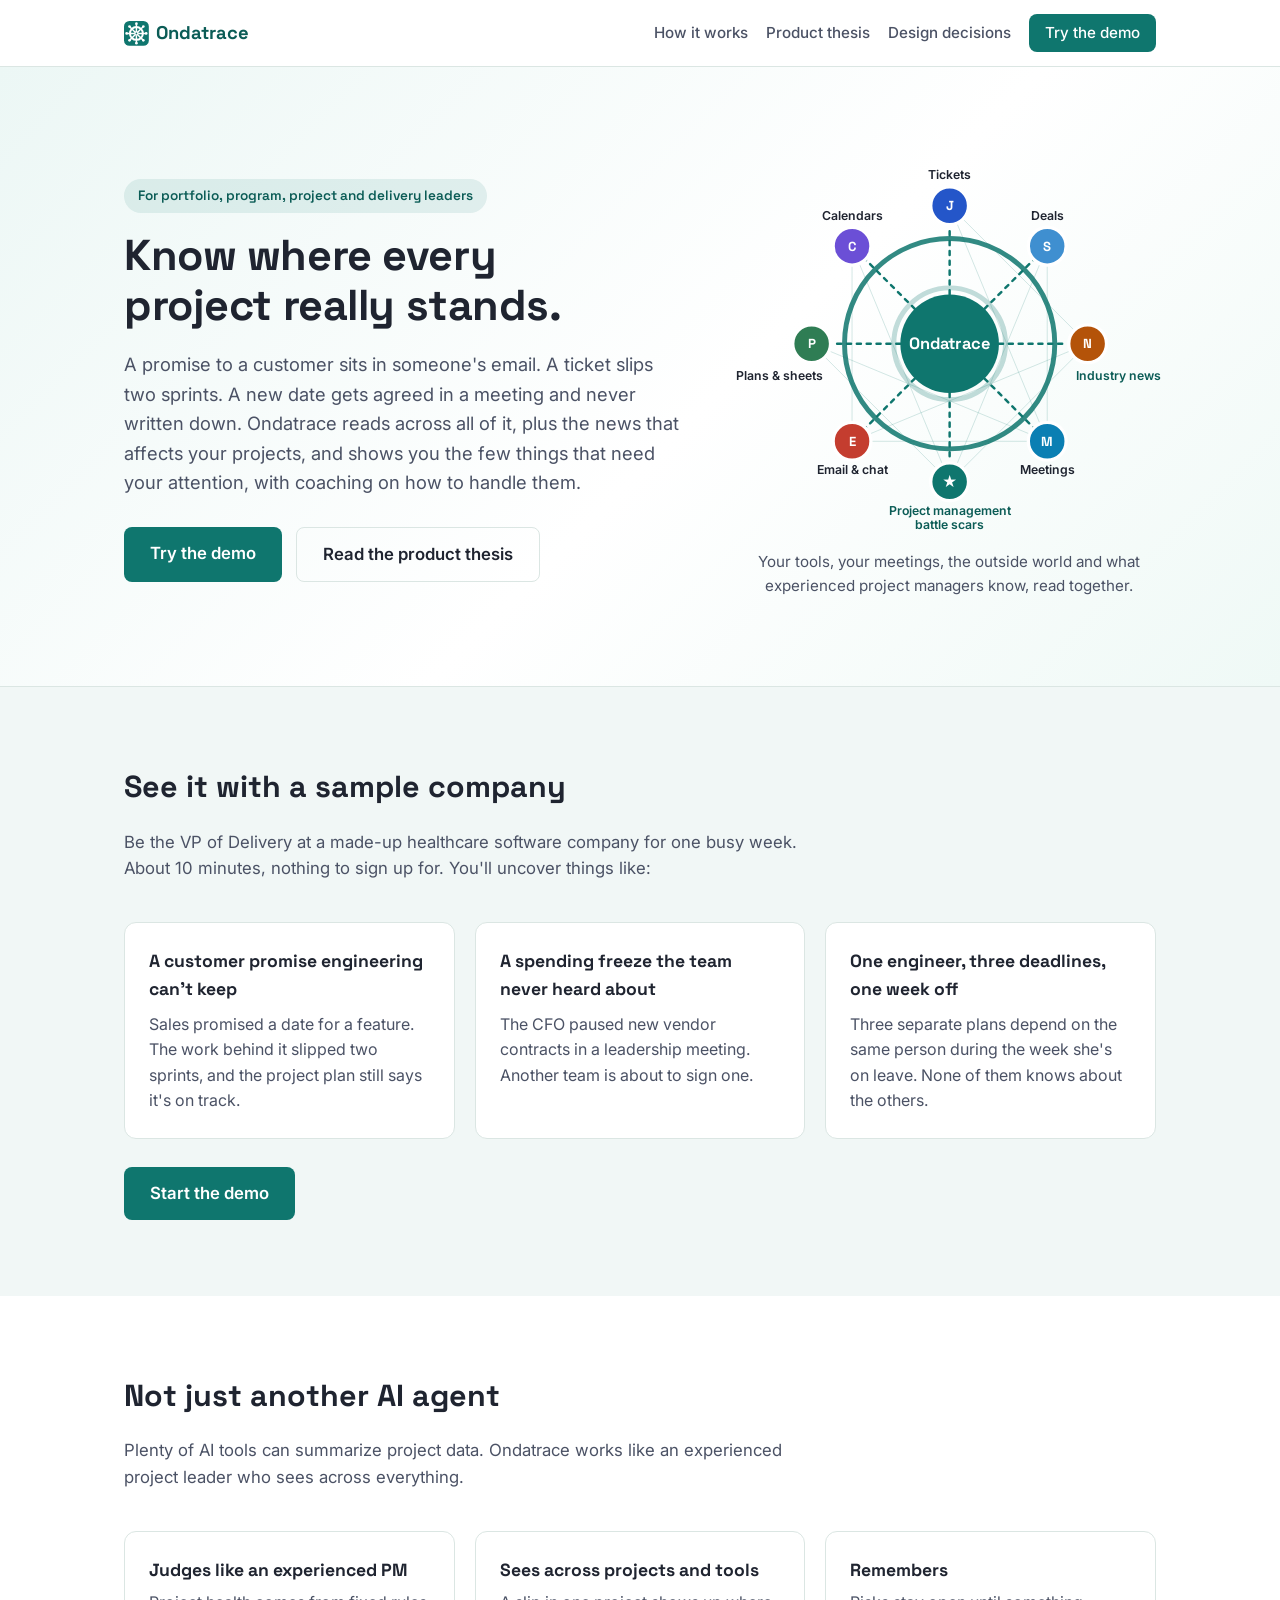
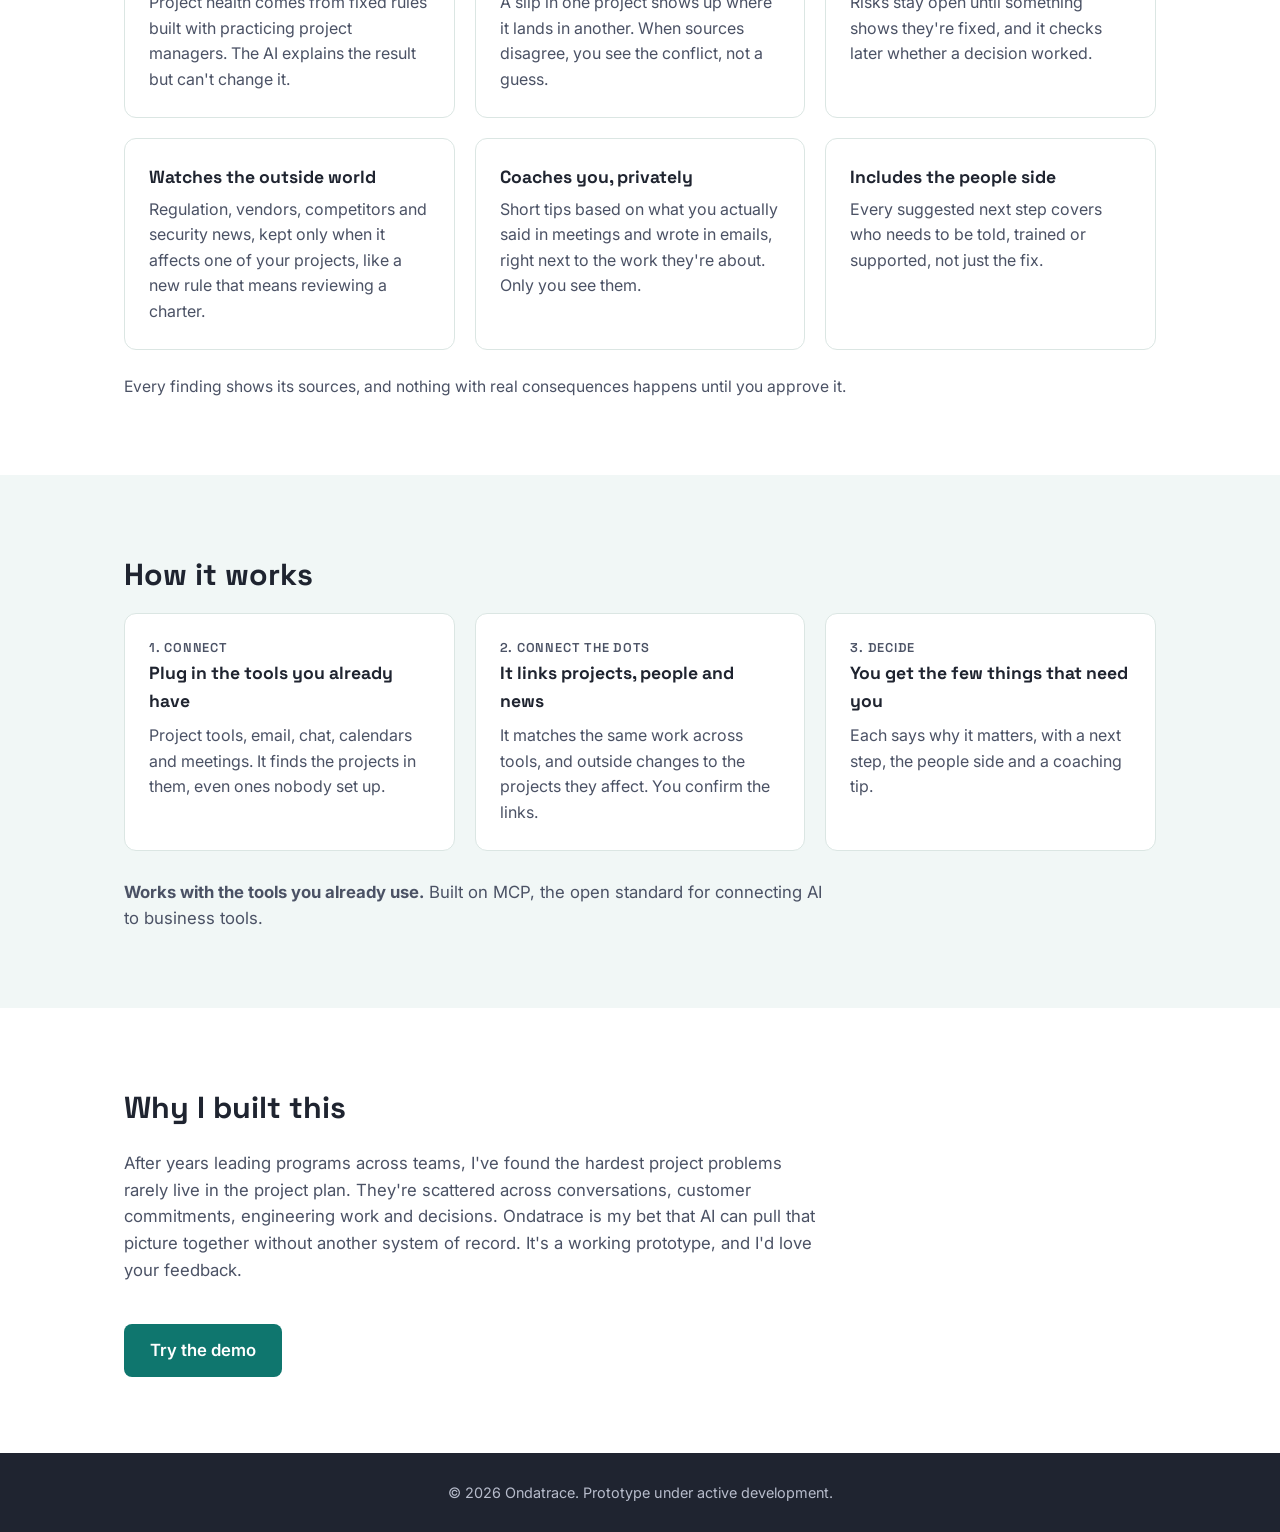
<file: index.html>
<!DOCTYPE html>
<html lang="en">
<head>
  <meta charset="UTF-8">
  <meta name="viewport" content="width=device-width, initial-scale=1.0">
  <meta name="color-scheme" content="light dark">
  <title>Ondatrace — Know where every project really stands</title>
  <meta name="description" content="Ondatrace reads your project tools, email, chat, calendars and meeting recordings together and shows you the few things that need your attention.">
  <link rel="icon" type="image/svg+xml" href="favicon.svg">
  <link rel="preconnect" href="https://fonts.googleapis.com">
  <link rel="preconnect" href="https://fonts.gstatic.com" crossorigin>
  <link href="https://fonts.googleapis.com/css2?family=Space+Grotesk:wght@500;600;700&family=Inter:wght@400;500;600;700&display=swap" rel="stylesheet">
  <link rel="stylesheet" href="style.css?v=5">
</head>
<body>
  <a href="#top" class="skip-link">Skip to main content</a>

  <header class="topbar">
    <div class="wrap topbar-inner">
      <a href="#top" class="brand"><svg class="brand-mark" viewBox="0 0 32 32" aria-hidden="true"><rect width="32" height="32" rx="7" fill="#0f766e"/><g stroke="#ffffff" stroke-width="1.9" stroke-linecap="round"><line x1="16.00" y1="12.80" x2="16.00" y2="3.80"/><line x1="18.26" y1="13.74" x2="24.63" y2="7.37"/><line x1="19.20" y1="16.00" x2="28.20" y2="16.00"/><line x1="18.26" y1="18.26" x2="24.63" y2="24.63"/><line x1="16.00" y1="19.20" x2="16.00" y2="28.20"/><line x1="13.74" y1="18.26" x2="7.37" y2="24.63"/><line x1="12.80" y1="16.00" x2="3.80" y2="16.00"/><line x1="13.74" y1="13.74" x2="7.37" y2="7.37"/></g><g fill="#ffffff"><circle cx="16.00" cy="3.40" r="1.7"/><circle cx="24.91" cy="7.09" r="1.7"/><circle cx="28.60" cy="16.00" r="1.7"/><circle cx="24.91" cy="24.91" r="1.7"/><circle cx="16.00" cy="28.60" r="1.7"/><circle cx="7.09" cy="24.91" r="1.7"/><circle cx="3.40" cy="16.00" r="1.7"/><circle cx="7.09" cy="7.09" r="1.7"/></g><circle cx="16" cy="16" r="8.3" fill="none" stroke="#ffffff" stroke-width="2.6"/><circle cx="16" cy="16" r="3" fill="#ffffff"/><circle cx="16" cy="16" r="1.1" fill="#0f766e"/></svg>Ondatrace</a>
      <nav class="topnav">
        <a href="#how">How it works</a>
        <a href="thesis/">Product thesis</a>
        <a href="decisions/">Design decisions</a>
        <a href="try/" class="btn btn-small">Try the demo</a>
      </nav>
    </div>
  </header>

  <main id="top" tabindex="-1">
    <section class="hero">
      <div class="wrap hero-grid">
        <div class="hero-copy">
          <p class="hero-eyebrow">For portfolio, program, project and delivery leaders</p>
          <h1>Know where every project really stands.</h1>
          <p class="hero-sub">
            A promise to a customer sits in someone's email. A ticket slips two sprints. A new date
            gets agreed in a meeting and never written down. Ondatrace reads across all of it, plus
            the news that affects your projects, and shows you the few things that need your
            attention, with coaching on how to handle them.
          </p>
          <div class="hero-ctas">
            <a href="try/" class="btn btn-primary btn-large">Try the demo</a>
            <a href="thesis/" class="btn btn-ghost btn-large">Read the product thesis</a>
          </div>
        </div>

        <figure class="helm-card">
          <svg class="helm-net" viewBox="-34 0 505 458" role="img" aria-label="A helm-shaped network with Ondatrace at the center, connected to tickets, deals, industry news, meetings, project management battle scars, email and chat, plans and sheets, and calendars."><line class="hn-chord" x1="220.0" y1="52.0" x2="388.0" y2="220.0"/><line class="hn-chord" x1="220.0" y1="52.0" x2="338.8" y2="338.8"/><line class="hn-chord" x1="338.8" y1="101.2" x2="338.8" y2="338.8"/><line class="hn-chord" x1="338.8" y1="101.2" x2="220.0" y2="388.0"/><line class="hn-chord" x1="388.0" y1="220.0" x2="220.0" y2="388.0"/><line class="hn-chord" x1="388.0" y1="220.0" x2="101.2" y2="338.8"/><line class="hn-chord" x1="338.8" y1="338.8" x2="101.2" y2="338.8"/><line class="hn-chord" x1="338.8" y1="338.8" x2="52.0" y2="220.0"/><line class="hn-chord" x1="220.0" y1="388.0" x2="52.0" y2="220.0"/><line class="hn-chord" x1="220.0" y1="388.0" x2="101.2" y2="101.2"/><line class="hn-chord" x1="101.2" y1="338.8" x2="101.2" y2="101.2"/><circle class="hn-rim" cx="220" cy="220" r="128"/><line class="hn-spoke" x1="220.0" y1="160.0" x2="220.0" y2="76.0"/><line class="hn-spoke" x1="262.4" y1="177.6" x2="321.8" y2="118.2"/><line class="hn-spoke" x1="280.0" y1="220.0" x2="364.0" y2="220.0"/><line class="hn-spoke" x1="262.4" y1="262.4" x2="321.8" y2="321.8"/><line class="hn-spoke" x1="220.0" y1="280.0" x2="220.0" y2="364.0"/><line class="hn-spoke" x1="177.6" y1="262.4" x2="118.2" y2="321.8"/><line class="hn-spoke" x1="160.0" y1="220.0" x2="76.0" y2="220.0"/><line class="hn-spoke" x1="177.6" y1="177.6" x2="118.2" y2="118.2"/><g class="hn-node hn-tool"><circle cx="220.0" cy="52.0" r="23" fill="#2456c9"/><text class="hn-letter" x="220.0" y="57.8" font-size="16">J</text><text class="hn-label" x="220.0" y="20.0">Tickets</text></g><g class="hn-node hn-tool"><circle cx="338.8" cy="101.2" r="23" fill="#3f8fd0"/><text class="hn-letter" x="338.8" y="107.0" font-size="16">S</text><text class="hn-label" x="338.8" y="69.2">Deals</text></g><g class="hn-node hn-world"><circle cx="388.0" cy="220.0" r="23" fill="#b45309"/><text class="hn-letter" x="388.0" y="225.8" font-size="16">N</text><text class="hn-label" x="374.0" y="264.0" style="text-anchor:start">Industry news</text></g><g class="hn-node hn-tool"><circle cx="338.8" cy="338.8" r="23" fill="#0b7fb3"/><text class="hn-letter" x="338.8" y="344.6" font-size="16">M</text><text class="hn-label" x="338.8" y="378.8">Meetings</text></g><g class="hn-node hn-craft"><circle cx="220.0" cy="388.0" r="23" fill="#0f766e"/><text class="hn-letter" x="220.0" y="394.5" font-size="18">&#9733;</text><text class="hn-label" x="220.0" y="428.0"><tspan x="220.0">Project management</tspan><tspan x="220.0" dy="18">battle scars</tspan></text></g><g class="hn-node hn-tool"><circle cx="101.2" cy="338.8" r="23" fill="#c43d2f"/><text class="hn-letter" x="101.2" y="344.6" font-size="16">E</text><text class="hn-label" x="101.2" y="378.8">Email & chat</text></g><g class="hn-node hn-tool"><circle cx="52.0" cy="220.0" r="23" fill="#2f7d54"/><text class="hn-letter" x="52.0" y="225.8" font-size="16">P</text><text class="hn-label" x="66.0" y="264.0" style="text-anchor:end">Plans &amp; sheets</text></g><g class="hn-node hn-tool"><circle cx="101.2" cy="101.2" r="23" fill="#6b4fd6"/><text class="hn-letter" x="101.2" y="107.0" font-size="16">C</text><text class="hn-label" x="101.2" y="69.2">Calendars</text></g><circle class="hn-hub-ring" cx="220" cy="220" r="68"/><circle class="hn-hub" cx="220" cy="220" r="60"/><text class="hn-name" x="220" y="226">Ondatrace</text></svg>
          <figcaption>Your tools, your meetings, the outside world and what experienced project managers know, read together.</figcaption>
        </figure>
      </div>
    </section>

    <section class="section section-alt" id="demo">
      <div class="wrap">
        <h2>See it with a sample company</h2>
        <p class="section-lede">
          Be the VP of Delivery at a made-up healthcare software company for one busy week. About
          10 minutes, nothing to sign up for. You'll uncover things like:
        </p>
        <div class="cards cards-3">
          <div class="card">
            <h3>A customer promise engineering can't keep</h3>
            <p>Sales promised a date for a feature. The work behind it slipped two sprints, and the project plan still says it's on track.</p>
          </div>
          <div class="card">
            <h3>A spending freeze the team never heard about</h3>
            <p>The CFO paused new vendor contracts in a leadership meeting. Another team is about to sign one.</p>
          </div>
          <div class="card">
            <h3>One engineer, three deadlines, one week off</h3>
            <p>Three separate plans depend on the same person during the week she's on leave. None of them knows about the others.</p>
          </div>
        </div>
        <div class="hero-ctas" style="margin-top:28px">
          <a href="try/" class="btn btn-primary btn-large">Start the demo</a>
        </div>
      </div>
    </section>

    <section class="section" id="not-an-agent">
      <div class="wrap">
        <h2>Not just another AI agent</h2>
        <p class="section-lede">
          Plenty of AI tools can summarize project data. Ondatrace works like an experienced project
          leader who sees across everything.
        </p>
        <div class="cards cards-3 callouts">
          <div class="card">
            <h3>Judges like an experienced PM</h3>
            <p>Project health comes from fixed rules built with practicing project managers. The AI explains the result but can't change it.</p>
          </div>
          <div class="card">
            <h3>Sees across projects and tools</h3>
            <p>A slip in one project shows up where it lands in another. When sources disagree, you see the conflict, not a guess.</p>
          </div>
          <div class="card">
            <h3>Remembers</h3>
            <p>Risks stay open until something shows they're fixed, and it checks later whether a decision worked.</p>
          </div>
          <div class="card">
            <h3>Watches the outside world</h3>
            <p>Regulation, vendors, competitors and security news, kept only when it affects one of your projects, like a new rule that means reviewing a charter.</p>
          </div>
          <div class="card">
            <h3>Coaches you, privately</h3>
            <p>Short tips based on what you actually said in meetings and wrote in emails, right next to the work they're about. Only you see them.</p>
          </div>
          <div class="card">
            <h3>Includes the people side</h3>
            <p>Every suggested next step covers who needs to be told, trained or supported, not just the fix.</p>
          </div>
        </div>
        <p class="section-note">Every finding shows its sources, and nothing with real consequences happens until you approve it.</p>
      </div>
    </section>

    <section class="section section-alt" id="how">
      <div class="wrap">
        <h2>How it works</h2>
        <div class="cards cards-3">
          <div class="card">
            <p class="eyebrow">1. Connect</p>
            <h3>Plug in the tools you already have</h3>
            <p>Project tools, email, chat, calendars and meetings. It finds the projects in them, even ones nobody set up.</p>
          </div>
          <div class="card">
            <p class="eyebrow">2. Connect the dots</p>
            <h3>It links projects, people and news</h3>
            <p>It matches the same work across tools, and outside changes to the projects they affect. You confirm the links.</p>
          </div>
          <div class="card">
            <p class="eyebrow">3. Decide</p>
            <h3>You get the few things that need you</h3>
            <p>Each says why it matters, with a next step, the people side and a coaching tip.</p>
          </div>
        </div>
        <p class="section-lede" style="margin:28px 0 0">
          <strong>Works with the tools you already use.</strong> Built on MCP, the open standard for
          connecting AI to business tools.
        </p>
      </div>
    </section>

    <section class="section cta-band" id="why">
      <div class="wrap">
        <h2>Why I built this</h2>
        <p class="section-lede">
          After years leading programs across teams, I've found the hardest project problems rarely
          live in the project plan. They're scattered across conversations, customer commitments,
          engineering work and decisions. Ondatrace is my bet that AI can pull that picture together
          without another system of record. It's a working prototype, and I'd love your feedback.
        </p>
        <div class="hero-ctas">
          <a href="try/" class="btn btn-primary btn-large">Try the demo</a>
        </div>
      </div>
    </section>
  </main>

  <footer class="site-footer">
    <div class="wrap footer-inner">
      <p>&copy; 2026 Ondatrace. Prototype under active development.</p>
    </div>
  </footer>
</body>
</html>
</file>
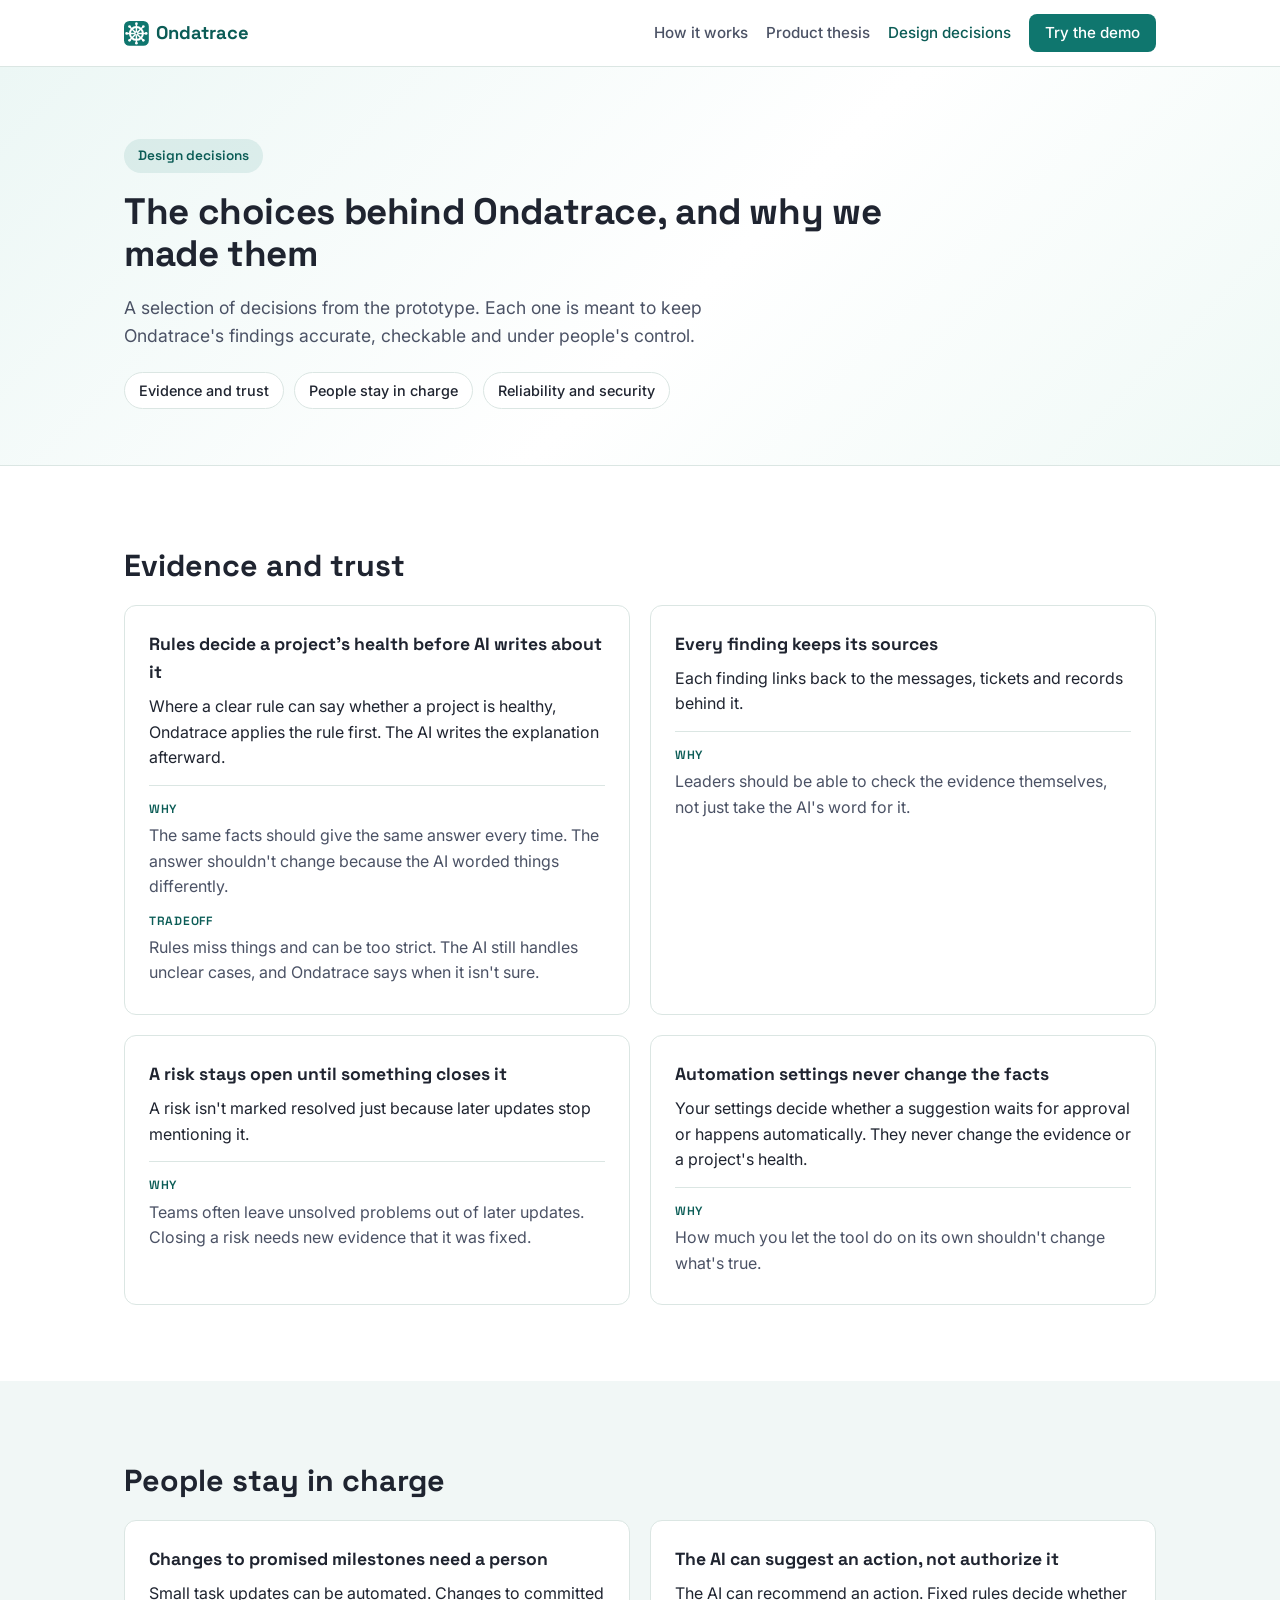
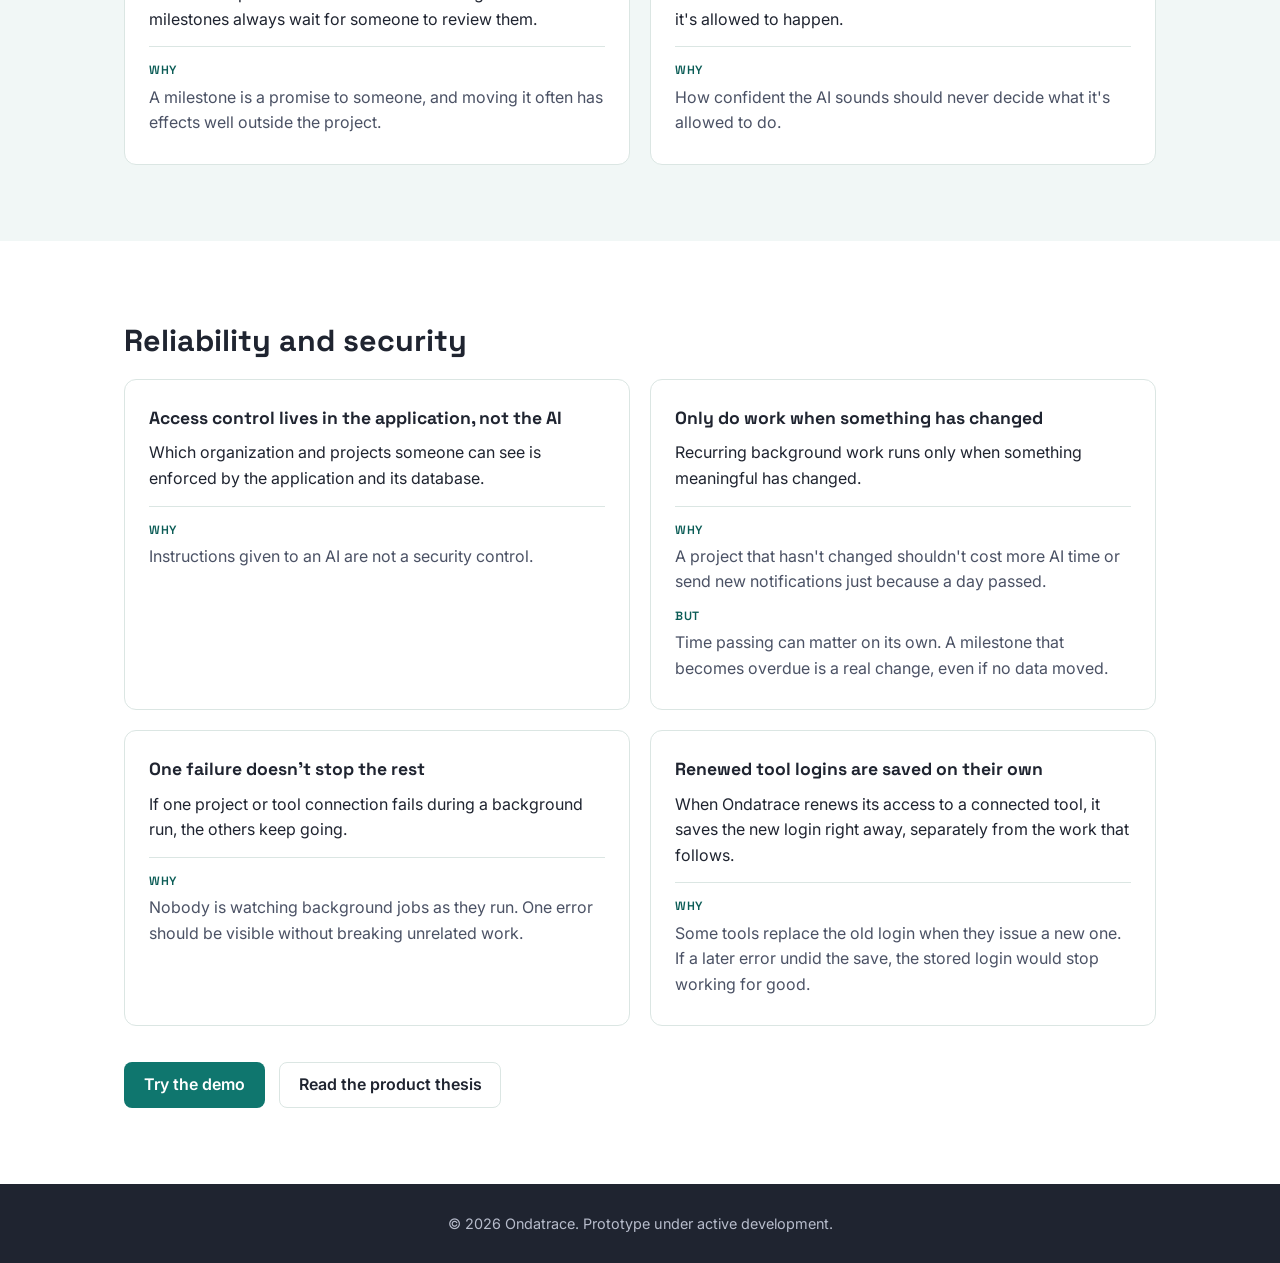
<file: decisions/index.html>
<!DOCTYPE html>
<html lang="en">
<head>
  <meta charset="UTF-8">
  <meta name="viewport" content="width=device-width, initial-scale=1.0">
  <meta name="color-scheme" content="light dark">
  <title>Design decisions — Ondatrace</title>
  <meta name="description" content="Choices made in the Ondatrace prototype, and the reasons behind them.">
  <link rel="icon" type="image/svg+xml" href="../favicon.svg">
  <link rel="preconnect" href="https://fonts.googleapis.com">
  <link rel="preconnect" href="https://fonts.gstatic.com" crossorigin>
  <link href="https://fonts.googleapis.com/css2?family=Space+Grotesk:wght@500;600;700&family=Inter:wght@400;500;600;700&display=swap" rel="stylesheet">
  <link rel="stylesheet" href="../style.css?v=5">
</head>
<body>
  <a href="#top" class="skip-link">Skip to main content</a>

  <header class="topbar">
    <div class="wrap topbar-inner">
      <a href="../" class="brand"><svg class="brand-mark" viewBox="0 0 32 32" aria-hidden="true"><rect width="32" height="32" rx="7" fill="#0f766e"/><g stroke="#ffffff" stroke-width="1.9" stroke-linecap="round"><line x1="16.00" y1="12.80" x2="16.00" y2="3.80"/><line x1="18.26" y1="13.74" x2="24.63" y2="7.37"/><line x1="19.20" y1="16.00" x2="28.20" y2="16.00"/><line x1="18.26" y1="18.26" x2="24.63" y2="24.63"/><line x1="16.00" y1="19.20" x2="16.00" y2="28.20"/><line x1="13.74" y1="18.26" x2="7.37" y2="24.63"/><line x1="12.80" y1="16.00" x2="3.80" y2="16.00"/><line x1="13.74" y1="13.74" x2="7.37" y2="7.37"/></g><g fill="#ffffff"><circle cx="16.00" cy="3.40" r="1.7"/><circle cx="24.91" cy="7.09" r="1.7"/><circle cx="28.60" cy="16.00" r="1.7"/><circle cx="24.91" cy="24.91" r="1.7"/><circle cx="16.00" cy="28.60" r="1.7"/><circle cx="7.09" cy="24.91" r="1.7"/><circle cx="3.40" cy="16.00" r="1.7"/><circle cx="7.09" cy="7.09" r="1.7"/></g><circle cx="16" cy="16" r="8.3" fill="none" stroke="#ffffff" stroke-width="2.6"/><circle cx="16" cy="16" r="3" fill="#ffffff"/><circle cx="16" cy="16" r="1.1" fill="#0f766e"/></svg>Ondatrace</a>
      <nav class="topnav">
        <a href="../#how">How it works</a>
        <a href="../thesis/">Product thesis</a>
        <a href="../decisions/" aria-current="page">Design decisions</a>
        <a href="../try/" class="btn btn-small">Try the demo</a>
      </nav>
    </div>
  </header>

  <main id="top" tabindex="-1">
    <section class="doc-hero">
      <div class="wrap">
        <p class="hero-eyebrow">Design decisions</p>
        <h1>The choices behind Ondatrace, and why we made them</h1>
        <p class="doc-lede">A selection of decisions from the prototype. Each one is meant to keep Ondatrace's findings accurate, checkable and under people's control.</p>
        <nav class="doc-toc" aria-label="Decision groups">
          <a href="#trust">Evidence and trust</a>
          <a href="#people">People stay in charge</a>
          <a href="#reliability">Reliability and security</a>
        </nav>
      </div>
    </section>

    <section class="section" id="trust">
      <div class="wrap">
        <h2>Evidence and trust</h2>
        <div class="decisions">
          <article class="card decision">
            <h3>Rules decide a project's health before AI writes about it</h3>
            <p>Where a clear rule can say whether a project is healthy, Ondatrace applies the rule first. The AI writes the explanation afterward.</p>
            <dl>
              <dt>Why</dt><dd>The same facts should give the same answer every time. The answer shouldn't change because the AI worded things differently.</dd>
              <dt>Tradeoff</dt><dd>Rules miss things and can be too strict. The AI still handles unclear cases, and Ondatrace says when it isn't sure.</dd>
            </dl>
          </article>
          <article class="card decision">
            <h3>Every finding keeps its sources</h3>
            <p>Each finding links back to the messages, tickets and records behind it.</p>
            <dl>
              <dt>Why</dt><dd>Leaders should be able to check the evidence themselves, not just take the AI's word for it.</dd>
            </dl>
          </article>
          <article class="card decision">
            <h3>A risk stays open until something closes it</h3>
            <p>A risk isn't marked resolved just because later updates stop mentioning it.</p>
            <dl>
              <dt>Why</dt><dd>Teams often leave unsolved problems out of later updates. Closing a risk needs new evidence that it was fixed.</dd>
            </dl>
          </article>
          <article class="card decision">
            <h3>Automation settings never change the facts</h3>
            <p>Your settings decide whether a suggestion waits for approval or happens automatically. They never change the evidence or a project's health.</p>
            <dl>
              <dt>Why</dt><dd>How much you let the tool do on its own shouldn't change what's true.</dd>
            </dl>
          </article>
        </div>
      </div>
    </section>

    <section class="section section-alt" id="people">
      <div class="wrap">
        <h2>People stay in charge</h2>
        <div class="decisions">
          <article class="card decision">
            <h3>Changes to promised milestones need a person</h3>
            <p>Small task updates can be automated. Changes to committed milestones always wait for someone to review them.</p>
            <dl>
              <dt>Why</dt><dd>A milestone is a promise to someone, and moving it often has effects well outside the project.</dd>
            </dl>
          </article>
          <article class="card decision">
            <h3>The AI can suggest an action, not authorize it</h3>
            <p>The AI can recommend an action. Fixed rules decide whether it's allowed to happen.</p>
            <dl>
              <dt>Why</dt><dd>How confident the AI sounds should never decide what it's allowed to do.</dd>
            </dl>
          </article>
        </div>
      </div>
    </section>

    <section class="section" id="reliability">
      <div class="wrap">
        <h2>Reliability and security</h2>
        <div class="decisions">
          <article class="card decision">
            <h3>Access control lives in the application, not the AI</h3>
            <p>Which organization and projects someone can see is enforced by the application and its database.</p>
            <dl>
              <dt>Why</dt><dd>Instructions given to an AI are not a security control.</dd>
            </dl>
          </article>
          <article class="card decision">
            <h3>Only do work when something has changed</h3>
            <p>Recurring background work runs only when something meaningful has changed.</p>
            <dl>
              <dt>Why</dt><dd>A project that hasn't changed shouldn't cost more AI time or send new notifications just because a day passed.</dd>
              <dt>But</dt><dd>Time passing can matter on its own. A milestone that becomes overdue is a real change, even if no data moved.</dd>
            </dl>
          </article>
          <article class="card decision">
            <h3>One failure doesn't stop the rest</h3>
            <p>If one project or tool connection fails during a background run, the others keep going.</p>
            <dl>
              <dt>Why</dt><dd>Nobody is watching background jobs as they run. One error should be visible without breaking unrelated work.</dd>
            </dl>
          </article>
          <article class="card decision">
            <h3>Renewed tool logins are saved on their own</h3>
            <p>When Ondatrace renews its access to a connected tool, it saves the new login right away, separately from the work that follows.</p>
            <dl>
              <dt>Why</dt><dd>Some tools replace the old login when they issue a new one. If a later error undid the save, the stored login would stop working for good.</dd>
            </dl>
          </article>
        </div>
        <div class="hero-ctas" style="margin-top:36px">
          <a href="../try/" class="btn btn-primary">Try the demo</a>
          <a href="../thesis/" class="btn btn-ghost">Read the product thesis</a>
        </div>
      </div>
    </section>
  </main>

  <footer class="site-footer">
    <div class="wrap footer-inner">
      <p>&copy; 2026 Ondatrace. Prototype under active development.</p>
    </div>
  </footer>
</body>
</html>
</file>
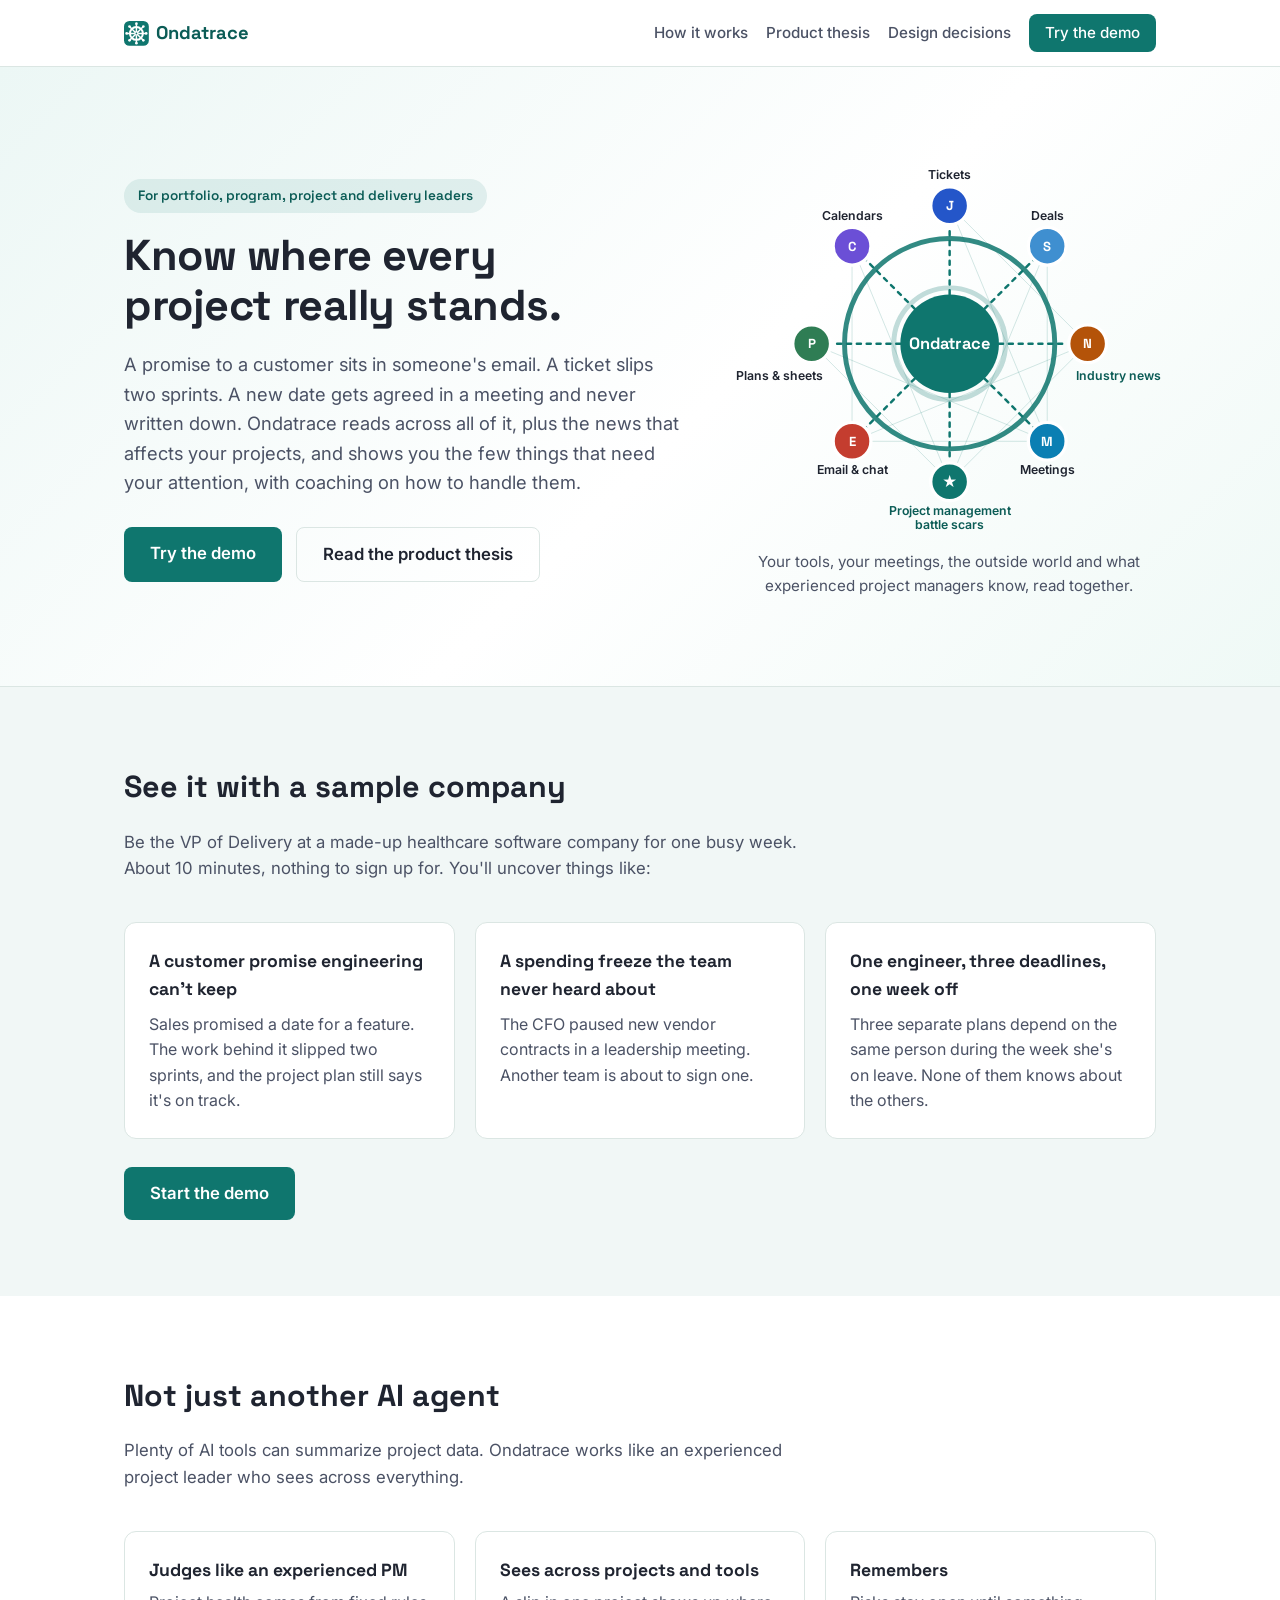
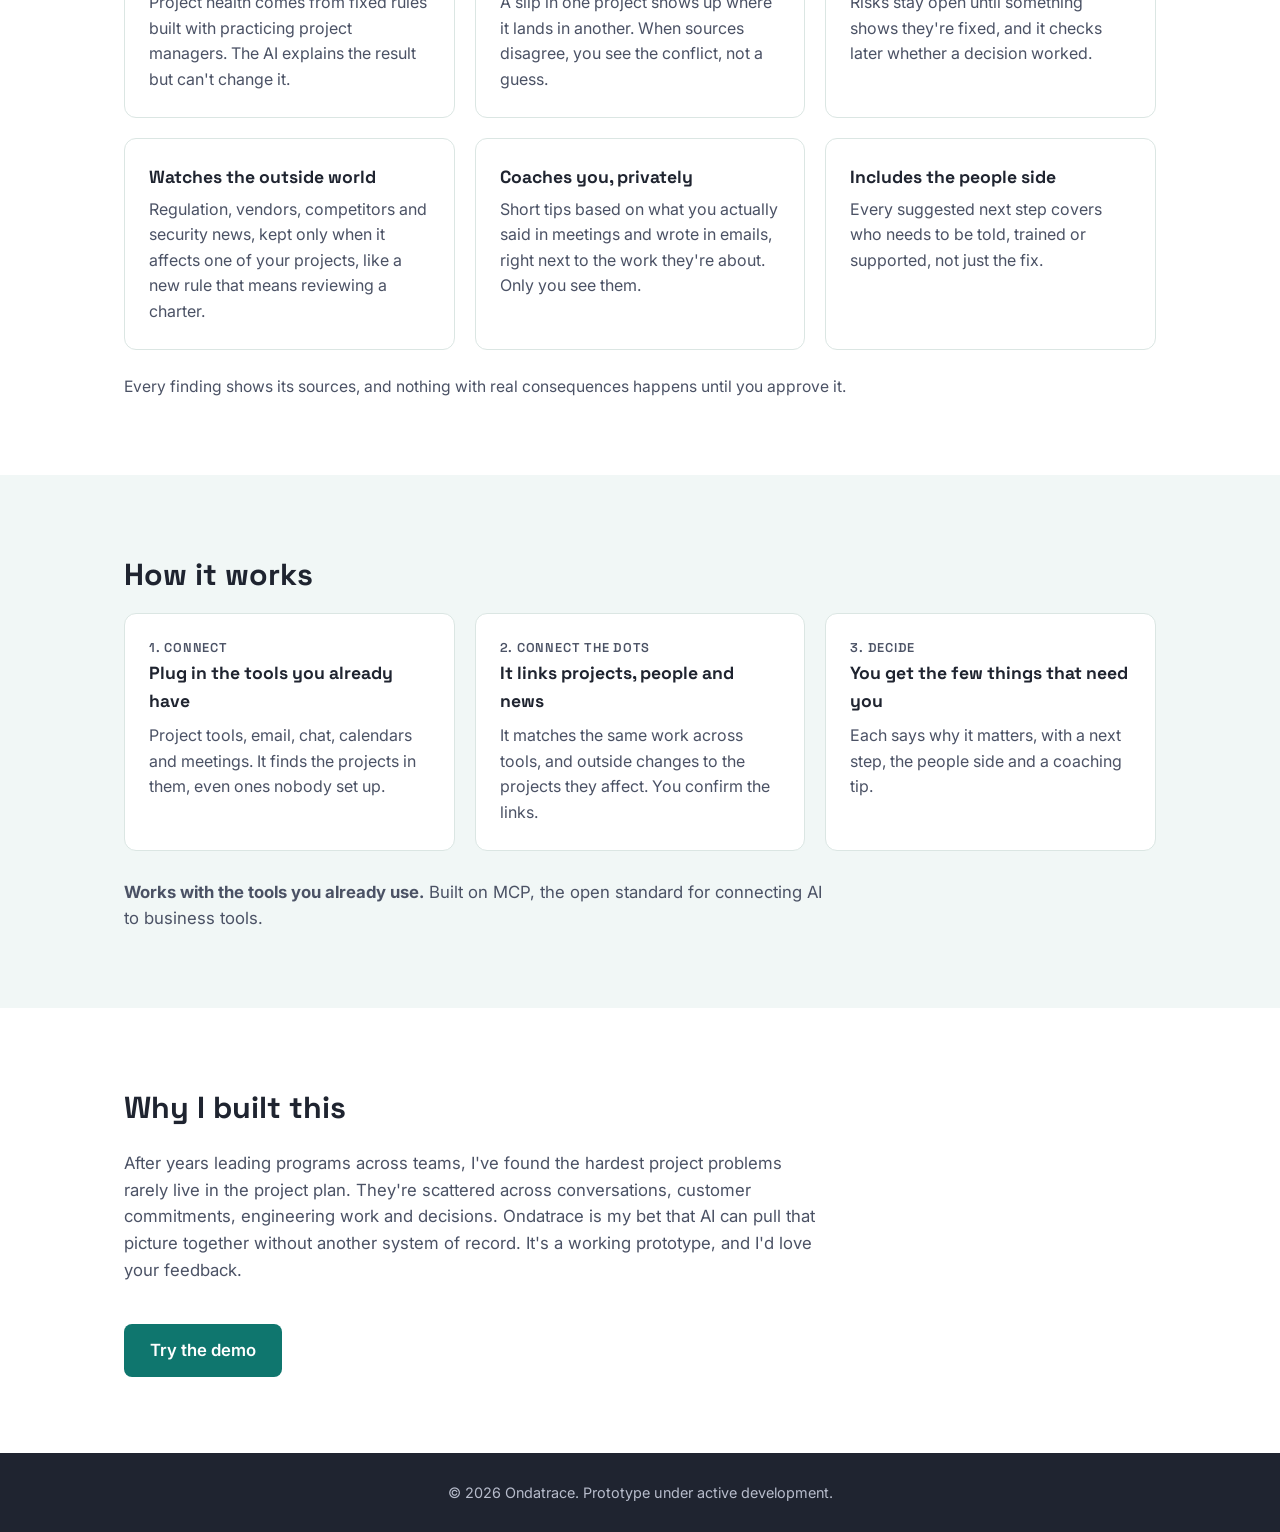
<file: demo/index.html>
<!DOCTYPE html>
<html lang="en">
<head>
  <meta charset="UTF-8">
  <meta name="viewport" content="width=device-width, initial-scale=1.0">
  <title>Ondatrace</title>
  <meta name="robots" content="noindex">
  <link rel="canonical" href="https://jsconu.github.io/Ondatrace-Overview/">
  <meta http-equiv="refresh" content="0; url=../">
  <script>location.replace('../' + location.search + location.hash);</script>
</head>
<body>
  <p><a href="../">Continue to Ondatrace</a></p>
</body>
</html>
</file>
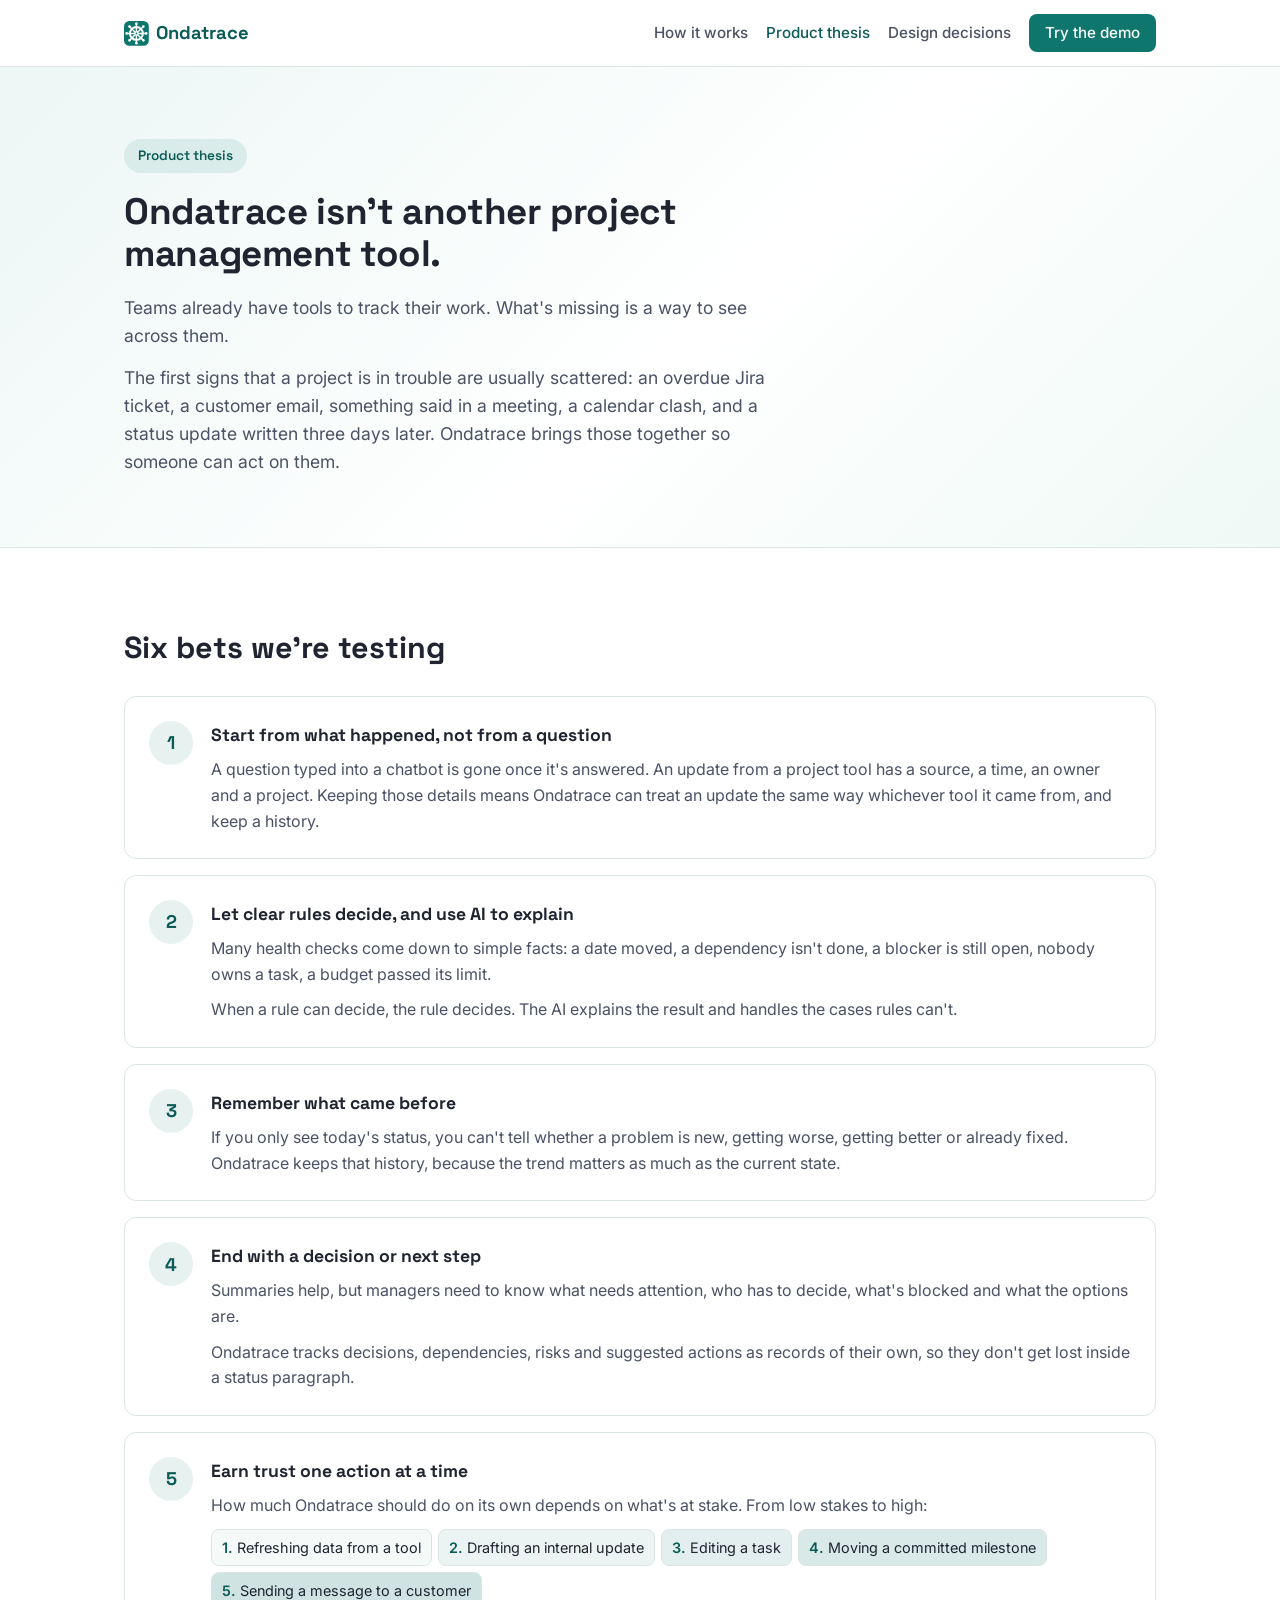
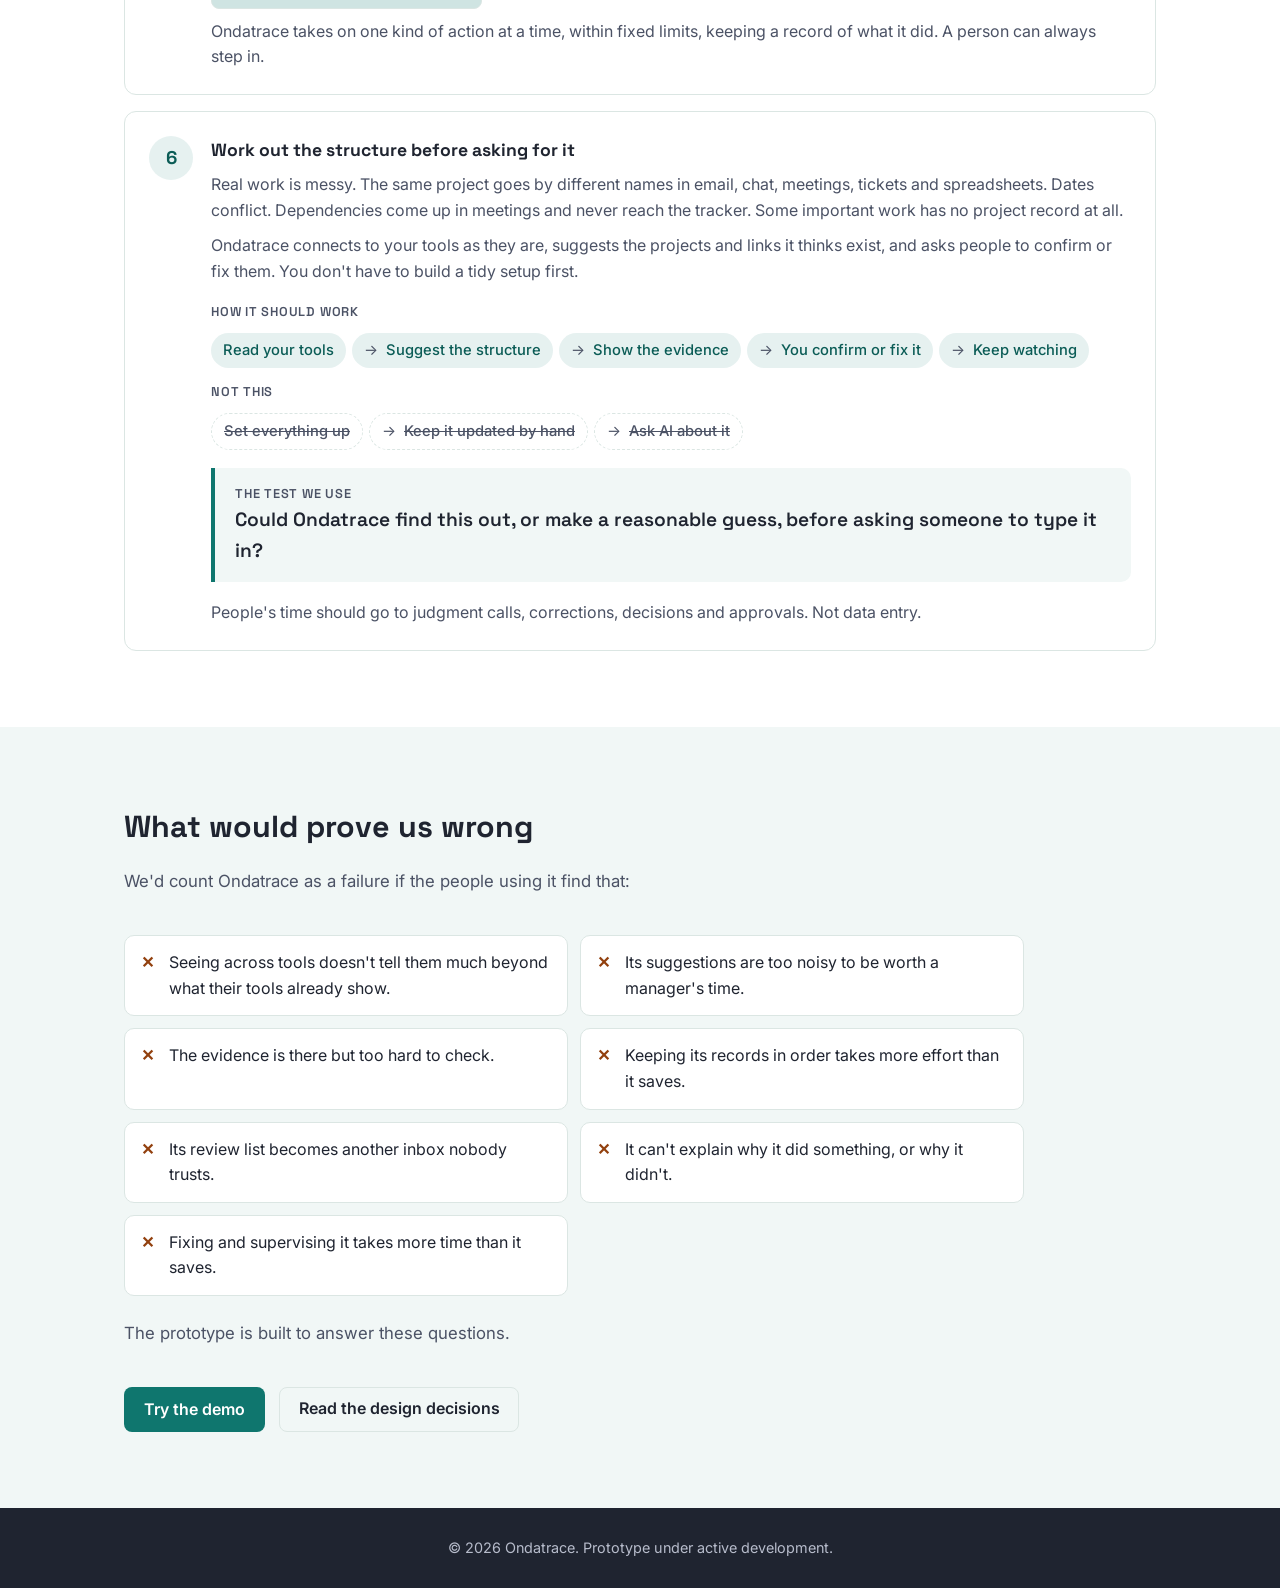
<file: thesis/index.html>
<!DOCTYPE html>
<html lang="en">
<head>
  <meta charset="UTF-8">
  <meta name="viewport" content="width=device-width, initial-scale=1.0">
  <meta name="color-scheme" content="light dark">
  <title>Product thesis — Ondatrace</title>
  <meta name="description" content="Why Ondatrace works across the tools teams already use, the six bets behind it, and what would prove it wrong.">
  <link rel="icon" type="image/svg+xml" href="../favicon.svg">
  <link rel="preconnect" href="https://fonts.googleapis.com">
  <link rel="preconnect" href="https://fonts.gstatic.com" crossorigin>
  <link href="https://fonts.googleapis.com/css2?family=Space+Grotesk:wght@500;600;700&family=Inter:wght@400;500;600;700&display=swap" rel="stylesheet">
  <link rel="stylesheet" href="../style.css?v=5">
</head>
<body>
  <a href="#top" class="skip-link">Skip to main content</a>

  <header class="topbar">
    <div class="wrap topbar-inner">
      <a href="../" class="brand"><svg class="brand-mark" viewBox="0 0 32 32" aria-hidden="true"><rect width="32" height="32" rx="7" fill="#0f766e"/><g stroke="#ffffff" stroke-width="1.9" stroke-linecap="round"><line x1="16.00" y1="12.80" x2="16.00" y2="3.80"/><line x1="18.26" y1="13.74" x2="24.63" y2="7.37"/><line x1="19.20" y1="16.00" x2="28.20" y2="16.00"/><line x1="18.26" y1="18.26" x2="24.63" y2="24.63"/><line x1="16.00" y1="19.20" x2="16.00" y2="28.20"/><line x1="13.74" y1="18.26" x2="7.37" y2="24.63"/><line x1="12.80" y1="16.00" x2="3.80" y2="16.00"/><line x1="13.74" y1="13.74" x2="7.37" y2="7.37"/></g><g fill="#ffffff"><circle cx="16.00" cy="3.40" r="1.7"/><circle cx="24.91" cy="7.09" r="1.7"/><circle cx="28.60" cy="16.00" r="1.7"/><circle cx="24.91" cy="24.91" r="1.7"/><circle cx="16.00" cy="28.60" r="1.7"/><circle cx="7.09" cy="24.91" r="1.7"/><circle cx="3.40" cy="16.00" r="1.7"/><circle cx="7.09" cy="7.09" r="1.7"/></g><circle cx="16" cy="16" r="8.3" fill="none" stroke="#ffffff" stroke-width="2.6"/><circle cx="16" cy="16" r="3" fill="#ffffff"/><circle cx="16" cy="16" r="1.1" fill="#0f766e"/></svg>Ondatrace</a>
      <nav class="topnav">
        <a href="../#how">How it works</a>
        <a href="../thesis/" aria-current="page">Product thesis</a>
        <a href="../decisions/">Design decisions</a>
        <a href="../try/" class="btn btn-small">Try the demo</a>
      </nav>
    </div>
  </header>

  <main id="top" tabindex="-1">
    <section class="doc-hero">
      <div class="wrap">
        <p class="hero-eyebrow">Product thesis</p>
        <h1>Ondatrace isn't another project management tool.</h1>
        <p class="doc-lede">
          Teams already have tools to track their work. What's missing is a way to see across them.
        </p>
        <p class="doc-lede">
          The first signs that a project is in trouble are usually scattered: an overdue Jira ticket, a
          customer email, something said in a meeting, a calendar clash, and a status update written
          three days later. Ondatrace brings those together so someone can act on them.
        </p>
      </div>
    </section>

    <section class="section">
      <div class="wrap">
        <h2>Six bets we're testing</h2>
        <ol class="hypotheses">
          <li class="card">
            <span class="hyp-num" aria-hidden="true">1</span>
            <div>
              <h3>Start from what happened, not from a question</h3>
              <p>A question typed into a chatbot is gone once it's answered. An update from a project tool has a source, a time, an owner and a project. Keeping those details means Ondatrace can treat an update the same way whichever tool it came from, and keep a history.</p>
            </div>
          </li>
          <li class="card">
            <span class="hyp-num" aria-hidden="true">2</span>
            <div>
              <h3>Let clear rules decide, and use AI to explain</h3>
              <p>Many health checks come down to simple facts: a date moved, a dependency isn't done, a blocker is still open, nobody owns a task, a budget passed its limit.</p>
              <p>When a rule can decide, the rule decides. The AI explains the result and handles the cases rules can't.</p>
            </div>
          </li>
          <li class="card">
            <span class="hyp-num" aria-hidden="true">3</span>
            <div>
              <h3>Remember what came before</h3>
              <p>If you only see today's status, you can't tell whether a problem is new, getting worse, getting better or already fixed. Ondatrace keeps that history, because the trend matters as much as the current state.</p>
            </div>
          </li>
          <li class="card">
            <span class="hyp-num" aria-hidden="true">4</span>
            <div>
              <h3>End with a decision or next step</h3>
              <p>Summaries help, but managers need to know what needs attention, who has to decide, what's blocked and what the options are.</p>
              <p>Ondatrace tracks decisions, dependencies, risks and suggested actions as records of their own, so they don't get lost inside a status paragraph.</p>
            </div>
          </li>
          <li class="card">
            <span class="hyp-num" aria-hidden="true">5</span>
            <div>
              <h3>Earn trust one action at a time</h3>
              <p>How much Ondatrace should do on its own depends on what's at stake. From low stakes to high:</p>
              <ol class="ladder">
                <li>Refreshing data from a tool</li>
                <li>Drafting an internal update</li>
                <li>Editing a task</li>
                <li>Moving a committed milestone</li>
                <li>Sending a message to a customer</li>
              </ol>
              <p>Ondatrace takes on one kind of action at a time, within fixed limits, keeping a record of what it did. A person can always step in.</p>
            </div>
          </li>
          <li class="card">
            <span class="hyp-num" aria-hidden="true">6</span>
            <div>
              <h3>Work out the structure before asking for it</h3>
              <p>Real work is messy. The same project goes by different names in email, chat, meetings, tickets and spreadsheets. Dates conflict. Dependencies come up in meetings and never reach the tracker. Some important work has no project record at all.</p>
              <p>Ondatrace connects to your tools as they are, suggests the projects and links it thinks exist, and asks people to confirm or fix them. You don't have to build a tidy setup first.</p>
              <div class="flows">
                <div>
                  <p class="eyebrow">How it should work</p>
                  <ol class="flow">
                    <li>Read your tools</li><li>Suggest the structure</li><li>Show the evidence</li><li>You confirm or fix it</li><li>Keep watching</li>
                  </ol>
                </div>
                <div>
                  <p class="eyebrow">Not this</p>
                  <ol class="flow flow-not">
                    <li>Set everything up</li><li>Keep it updated by hand</li><li>Ask AI about it</li>
                  </ol>
                </div>
              </div>
              <blockquote class="pull">
                <p class="eyebrow">The test we use</p>
                <p>Could Ondatrace find this out, or make a reasonable guess, before asking someone to type it in?</p>
              </blockquote>
              <p>People's time should go to judgment calls, corrections, decisions and approvals. Not data entry.</p>
            </div>
          </li>
        </ol>
      </div>
    </section>

    <section class="section section-alt">
      <div class="wrap">
        <h2>What would prove us wrong</h2>
        <p class="section-lede">We'd count Ondatrace as a failure if the people using it find that:</p>
        <ul class="falsify">
          <li>Seeing across tools doesn't tell them much beyond what their tools already show.</li>
          <li>Its suggestions are too noisy to be worth a manager's time.</li>
          <li>The evidence is there but too hard to check.</li>
          <li>Keeping its records in order takes more effort than it saves.</li>
          <li>Its review list becomes another inbox nobody trusts.</li>
          <li>It can't explain why it did something, or why it didn't.</li>
          <li>Fixing and supervising it takes more time than it saves.</li>
        </ul>
        <p class="section-lede" style="margin-top:24px">The prototype is built to answer these questions.</p>
        <div class="hero-ctas">
          <a href="../try/" class="btn btn-primary">Try the demo</a>
          <a href="../decisions/" class="btn btn-ghost">Read the design decisions</a>
        </div>
      </div>
    </section>
  </main>

  <footer class="site-footer">
    <div class="wrap footer-inner">
      <p>&copy; 2026 Ondatrace. Prototype under active development.</p>
    </div>
  </footer>
</body>
</html>
</file>
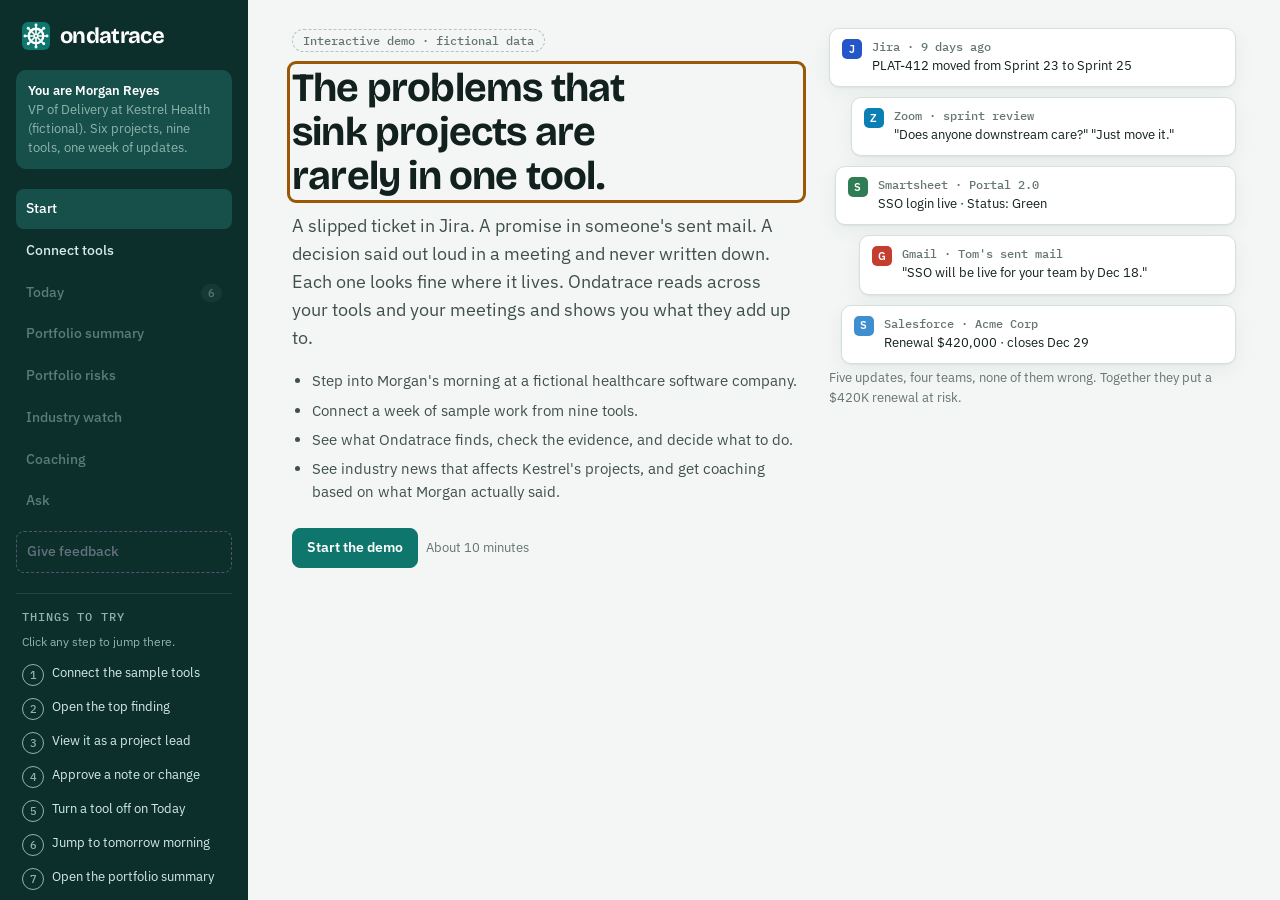
<file: try/index.html>
<!doctype html>
<html lang="en">
<head>
<meta charset="utf-8">
<meta name="viewport" content="width=device-width, initial-scale=1, viewport-fit=cover">
<meta name="description" content="Interactive Ondatrace demo: a fictional company, nine connected tools, and the cross-project risks no single tool shows.">
<link rel="icon" href="../favicon.svg" type="image/svg+xml">
<title>Ondatrace Sample Week</title>
<link rel="preconnect" href="https://fonts.googleapis.com">
<link rel="preconnect" href="https://fonts.gstatic.com" crossorigin>
<link rel="stylesheet" href="https://fonts.googleapis.com/css2?family=Bricolage+Grotesque:opsz,wght@12..96,600;12..96,700&family=IBM+Plex+Mono:wght@400;500&family=IBM+Plex+Sans:wght@400;500;600;700&display=swap">
<style>
:root{
  --bg:#f3f6f5;--surface:#ffffff;--surface-2:#eaf0ee;--ink:#12211e;--ink-2:#40504c;--muted:#65756f;--line:#d5dfdc;--line-strong:#b3c4bf;
  --brand:#0f766e;--brand-ink:#ffffff;--brand-soft:#dcefeb;--brand-text:#0b5c55;
  --rail:#0c2f2c;--rail-ink:#d6ebe7;--rail-muted:#8fb3ad;--rail-hi:#17504a;--rail-done:#5fd0b8;
  --crit:#b42318;--crit-soft:#fbe9e7;--warn:#9a5806;--warn-soft:#fbf0dc;--watch:#35648a;--watch-soft:#e5eef5;--ok:#1f7444;--ok-soft:#e3f2e8;
  --ask:#7a3aa8;--ask-soft:#f5edfb;--ask-line:#c7a5e0;
  --mark:#fde7a6;--mark-ink:#3b2c00;--shadow:0 1px 2px rgba(12,47,44,.06),0 6px 20px rgba(12,47,44,.06);
  --display:"Bricolage Grotesque","Segoe UI",system-ui,sans-serif;--sans:"IBM Plex Sans","Segoe UI",system-ui,-apple-system,sans-serif;--mono:"IBM Plex Mono",ui-monospace,Consolas,monospace;
}
@media (prefers-color-scheme:dark){:root:not([data-theme="light"]){color-scheme:dark;
  --bg:#0d1614;--surface:#141f1d;--surface-2:#1a2926;--ink:#e3eeeb;--ink-2:#b3c3bf;--muted:#8a9d98;--line:#263834;--line-strong:#3a524d;
  --brand:#2bb3a4;--brand-ink:#04211e;--brand-soft:#123b36;--brand-text:#6fd8c9;
  --rail:#08110f;--rail-ink:#d6ebe7;--rail-muted:#7fa39d;--rail-hi:#153f3a;--rail-done:#5fd0b8;
  --crit:#f28b80;--crit-soft:#3a1714;--warn:#e9ad55;--warn-soft:#33250e;--watch:#86b6dc;--watch-soft:#15263a;--ok:#6cc995;--ok-soft:#11301e;
  --ask:#cfa6f2;--ask-soft:#241831;--ask-line:#5b3f78;
  --mark:#5b4812;--mark-ink:#fff4d0;--shadow:0 1px 2px rgba(0,0,0,.3),0 6px 20px rgba(0,0,0,.25);}}
:root[data-theme="dark"]{color-scheme:dark;
  --bg:#0d1614;--surface:#141f1d;--surface-2:#1a2926;--ink:#e3eeeb;--ink-2:#b3c3bf;--muted:#8a9d98;--line:#263834;--line-strong:#3a524d;
  --brand:#2bb3a4;--brand-ink:#04211e;--brand-soft:#123b36;--brand-text:#6fd8c9;
  --rail:#08110f;--rail-ink:#d6ebe7;--rail-muted:#7fa39d;--rail-hi:#153f3a;--rail-done:#5fd0b8;
  --crit:#f28b80;--crit-soft:#3a1714;--warn:#e9ad55;--warn-soft:#33250e;--watch:#86b6dc;--watch-soft:#15263a;--ok:#6cc995;--ok-soft:#11301e;
  --ask:#cfa6f2;--ask-soft:#241831;--ask-line:#5b3f78;
  --mark:#5b4812;--mark-ink:#fff4d0;--shadow:0 1px 2px rgba(0,0,0,.3),0 6px 20px rgba(0,0,0,.25);}
*{box-sizing:border-box}
[hidden]{display:none!important}
html,body{min-height:100%}
body{margin:0;background:var(--bg);color:var(--ink);font:15px/1.55 var(--sans)}
button,input,textarea{font:inherit;color:inherit}
button{cursor:pointer}
a{color:var(--brand-text)}
:focus-visible{outline:3px solid var(--warn);outline-offset:2px;border-radius:4px}
h1,h2,h3{text-wrap:balance;margin:0}
h1{font:700 clamp(28px,3.6vw,40px)/1.1 var(--display);letter-spacing:-.02em}
h2{font:600 20px/1.25 var(--display);letter-spacing:-.01em}
h3{font-size:15px;font-weight:600}
p{margin:0}
mark{background:var(--mark);color:var(--mark-ink);padding:0 2px;border-radius:2px}
.mono{font-family:var(--mono);font-size:12.5px}
.muted{color:var(--muted)}
.sr{position:absolute;left:-9999px;width:1px;height:1px;overflow:hidden}
.eyebrow{font:500 11.5px/1.3 var(--mono);letter-spacing:.08em;text-transform:uppercase;color:var(--muted)}
.section{margin-top:32px}
.section > h2{margin-bottom:6px}
.section-intro{color:var(--muted);font-size:14px;margin-bottom:14px;max-width:70ch}

/* shell */
.shell{display:grid;grid-template-columns:248px minmax(0,1fr);min-height:100vh}
.rail{background:var(--rail);color:var(--rail-ink);padding:22px 16px;display:flex;flex-direction:column;gap:20px;position:sticky;top:0;height:100vh;overflow:auto}
.logo{display:flex;align-items:center;gap:10px;padding:0 6px;font:700 22px/1 var(--display);letter-spacing:-.03em;color:#fff}
.persona{padding:12px;border-radius:10px;background:var(--rail-hi);font-size:13px;line-height:1.45}
.persona b{display:block;color:#fff;font-weight:600}
.persona span{color:var(--rail-muted)}
.nav{display:grid;gap:2px}
.nav button{display:flex;align-items:center;justify-content:space-between;gap:8px;width:100%;border:0;background:transparent;color:var(--rail-ink);text-align:left;padding:9px 10px;border-radius:8px;font-size:14px;font-weight:500}
.nav button:hover:not(:disabled),.nav button[aria-current="page"]{background:var(--rail-hi);color:#fff}
.nav button:disabled{opacity:.4;cursor:not-allowed}
.nav .count{font:500 11px var(--mono);background:rgba(255,255,255,.12);padding:2px 7px;border-radius:99px}
.nav .fb-nav{margin-top:8px;border:1px dashed #b88fd8;color:#e8d4f7}
.nav .fb-nav:hover:not(:disabled),.nav .fb-nav[aria-current="page"]{background:#3a2550;color:#fff}
.guide{border-top:1px solid rgba(255,255,255,.1);padding-top:16px;display:grid;gap:8px}
.guide .eyebrow{color:var(--rail-muted);padding:0 6px}
.guide ol{list-style:none;margin:0;padding:0;display:grid;gap:2px;counter-reset:g}
.guide li{counter-increment:g;display:grid;grid-template-columns:22px 1fr;gap:8px;align-items:start;padding:5px 6px;font-size:13px;line-height:1.35;color:var(--rail-muted)}
.guide li::before{content:counter(g);display:grid;place-items:center;width:20px;height:20px;border-radius:50%;border:1px solid var(--rail-muted);font:500 11px var(--mono)}
.guide li.done{color:var(--rail-ink)}
.guide li button{all:unset;cursor:pointer;color:var(--rail-ink);border-radius:6px;padding:1px 4px;margin:-1px -4px;line-height:1.35}
.guide li button:hover{background:var(--rail-hi);text-decoration:underline;text-underline-offset:2px}
.guide li button:focus-visible{outline:2px solid var(--rail-done);outline-offset:1px}
.guide li.done button{color:var(--rail-ink)}
.guide-hint{font-size:12px;color:var(--rail-muted);padding:0 6px}
.pulse{animation:pulse 1.2s ease-out 2;border-radius:10px}
@keyframes pulse{0%{box-shadow:0 0 0 0 var(--brand)}100%{box-shadow:0 0 0 10px transparent}}
.guide li.done::before{content:"✓";background:var(--rail-done);border-color:var(--rail-done);color:var(--rail)}
.rail-foot{margin-top:auto;font-size:12px;color:var(--rail-muted);line-height:1.45;padding:0 6px}

.main{min-width:0}
.topbar{position:sticky;top:env(safe-area-inset-top,0px);z-index:5;background:color-mix(in srgb,var(--bg) 88%,transparent);backdrop-filter:blur(8px);border-bottom:1px solid var(--line);padding:10px clamp(16px,3.5vw,44px)}
.topbar-inner{max-width:1120px;margin:0 auto;display:flex;align-items:center;gap:12px}
.ask{flex:1;display:flex;align-items:center;gap:8px;background:var(--surface);border:1px solid var(--line-strong);border-radius:10px;padding:4px 4px 4px 12px;min-width:0}
.ask svg{flex:none;color:var(--muted)}
.ask input{flex:1;min-width:0;border:0;background:transparent;padding:8px 0;outline:none}
.ask:focus-within{border-color:var(--brand);box-shadow:0 0 0 3px var(--brand-soft)}
.clock{font:500 12px var(--mono);color:var(--muted);white-space:nowrap}
.wrap{max-width:1120px;margin:0 auto;padding:28px clamp(16px,3.5vw,44px) 96px}
.demo-flag{display:inline-flex;gap:6px;align-items:center;font:500 11.5px var(--mono);color:var(--muted);border:1px dashed var(--line-strong);border-radius:99px;padding:3px 10px}

/* buttons */
.btn{display:inline-flex;align-items:center;justify-content:center;gap:6px;min-height:40px;padding:8px 14px;border-radius:8px;border:1px solid var(--line-strong);background:var(--surface);color:var(--ink);font-weight:600;font-size:14px;text-decoration:none}
.btn:hover:not(:disabled){border-color:var(--brand);color:var(--brand-text)}
.btn.primary{background:var(--brand);border-color:var(--brand);color:var(--brand-ink)}
.btn.primary:hover:not(:disabled){filter:brightness(1.08);color:var(--brand-ink)}
.btn.ghost{border-color:transparent;background:transparent;color:var(--ink-2)}
.btn.small{min-height:32px;padding:4px 10px;font-size:13px}
.btn:disabled{opacity:.5;cursor:not-allowed}
.btn.askbtn{background:var(--ask);border-color:var(--ask);color:var(--surface)}
.btn.askbtn:hover:not(:disabled){filter:brightness(1.08);color:var(--surface)}
.row{display:flex;flex-wrap:wrap;gap:8px;align-items:center}

/* chips */
.src{display:inline-flex;align-items:center;gap:6px;font-size:12.5px;font-weight:500;color:var(--ink-2);white-space:nowrap}
.dot{display:inline-grid;place-items:center;width:20px;height:20px;border-radius:5px;color:#fff;font:600 11px/1 var(--sans);flex:none}
.pill{display:inline-flex;align-items:center;gap:5px;font:600 11.5px/1 var(--sans);letter-spacing:.02em;padding:5px 8px;border-radius:99px;white-space:nowrap}
.pill.crit{background:var(--crit-soft);color:var(--crit)}
.pill.warn{background:var(--warn-soft);color:var(--warn)}
.pill.watch{background:var(--watch-soft);color:var(--watch)}
.pill.ok{background:var(--ok-soft);color:var(--ok)}
.pill.neutral{background:var(--surface-2);color:var(--ink-2)}
.tag{font:500 11px var(--mono);letter-spacing:.04em;text-transform:uppercase;padding:2px 6px;border-radius:4px;border:1px solid var(--line-strong);color:var(--muted);white-space:nowrap}
.tag.inf{color:var(--watch);border-color:currentColor}
.tag.ev{color:var(--ok);border-color:currentColor}
.tag.pol{color:var(--warn);border-color:currentColor}

.panel{background:var(--surface);border:1px solid var(--line);border-radius:12px;padding:20px;box-shadow:var(--shadow)}
.status{margin:0 0 18px;padding:10px 14px;border-radius:8px;background:var(--brand-soft);color:var(--brand-text);font-size:14px}

/* tester zone: feedback questions, never product UI */
.tester{border:1.5px dashed var(--ask-line);background:var(--ask-soft);border-radius:12px;padding:16px 18px}
.tester-label{display:flex;align-items:center;gap:8px;font:600 11.5px/1.3 var(--mono);letter-spacing:.08em;text-transform:uppercase;color:var(--ask);margin-bottom:6px}
.tester-label svg{flex:none}
.tester p.note{font-size:13px;color:var(--muted);margin-bottom:10px}
.tester .choice:has(input:checked),.tester .react button[aria-pressed="true"]{border-color:var(--ask);background:var(--ask);color:var(--surface)}
.tester .btn:hover:not(:disabled){border-color:var(--ask);color:var(--ask)}
.tester .react button[aria-pressed="true"]:hover{color:var(--surface)}
.tester input[type=text],.tester textarea{width:100%;border:1px solid var(--ask-line);border-radius:8px;padding:9px 10px;background:var(--surface)}
.tester input:focus,.tester textarea:focus{outline:2px solid var(--ask);outline-offset:0}

/* start */
.start{display:grid;grid-template-columns:minmax(0,1.25fr) minmax(0,1fr);gap:28px;align-items:start}
.start .lede{font-size:18px;color:var(--ink-2);max-width:58ch;margin-top:14px}
.start ul{margin:18px 0 24px;padding-left:20px;color:var(--ink-2)}
.start li{margin:6px 0}
.scatter{display:grid;gap:10px}
.frag{background:var(--surface);border:1px solid var(--line);border-radius:10px;padding:10px 12px;display:grid;grid-template-columns:20px 1fr;gap:10px;font-size:13px;box-shadow:var(--shadow)}
.frag:nth-child(2){margin-left:22px}.frag:nth-child(3){margin-left:6px}.frag:nth-child(4){margin-left:30px}.frag:nth-child(5){margin-left:12px}.frag:nth-child(6){margin-left:26px}
.frag small{display:block;font:500 11.5px var(--mono);color:var(--muted);margin-bottom:2px}
.scatter-cap{font-size:13px;color:var(--muted);margin-top:4px}

/* connect */
.tools{display:grid;grid-template-columns:repeat(3,minmax(0,1fr));gap:10px;margin-top:18px}
.tool{display:grid;grid-template-columns:auto 1fr auto;gap:12px;align-items:center;text-align:left;padding:14px;border-radius:10px;border:1px solid var(--line);background:var(--surface)}
.tool .dot{width:32px;height:32px;border-radius:8px;font-size:14px}
.tool b{display:block;font-weight:600}
.tool small{color:var(--muted);font-size:12.5px}
.avail{display:inline-block;margin-top:4px;font:600 10.5px/1.4 var(--sans);letter-spacing:.02em;padding:1px 7px;border-radius:99px;white-space:nowrap}
.tool .avail{display:table}
.avail.now{background:var(--ok-soft);color:var(--ok)}
.avail.next{background:var(--watch-soft);color:var(--watch)}
.avail.later{background:var(--surface-2);color:var(--muted);border:1px solid var(--line)}
.avail-legend{margin-top:12px;font-size:13px;color:var(--muted);line-height:1.9}
.tool .sw{width:34px;height:20px;border-radius:99px;background:var(--line-strong);position:relative;transition:background .15s}
.tool .sw::after{content:"";position:absolute;top:3px;left:3px;width:14px;height:14px;border-radius:50%;background:var(--surface);transition:transform .15s}
.tool[aria-pressed="true"]{border-color:var(--brand);box-shadow:inset 0 0 0 1px var(--brand)}
.tool[aria-pressed="true"] .sw{background:var(--brand)}
.tool[aria-pressed="true"] .sw::after{transform:translateX(14px)}
.tool[aria-pressed="false"]{opacity:.7}
.connect-bar{display:flex;flex-wrap:wrap;gap:12px;align-items:center;justify-content:space-between;margin-top:18px}
.scan{margin-top:20px;display:grid;grid-template-columns:minmax(0,1fr) 260px;gap:16px}
.scanlog{font:13px/1.6 var(--mono);height:260px;overflow:auto;background:var(--surface-2);border-radius:10px;padding:12px 14px;color:var(--ink-2)}
.scanlog div{display:flex;gap:10px}
.scanlog .t{color:var(--muted);flex:none;min-width:64px}
.scanlog .hit{color:var(--brand-text);font-weight:500}
.counters{display:grid;gap:10px;align-content:start}
.counter{background:var(--surface);border:1px solid var(--line);border-radius:10px;padding:12px 14px}
.counter strong{display:block;font:700 28px/1.1 var(--display);font-variant-numeric:tabular-nums}
.counter span{font-size:13px;color:var(--muted)}
.progress{height:6px;background:var(--surface-2);border-radius:99px;overflow:hidden;margin-top:14px}
.progress span{display:block;height:100%;width:0;background:var(--brand);transition:width .25s linear}
.result{margin-top:20px;display:grid;grid-template-columns:repeat(3,minmax(0,1fr));gap:12px}
.result .counter strong{font-size:34px}

/* today */
.summary{margin-top:8px;color:var(--ink-2);max-width:72ch}
.filterbar{margin-top:20px;padding:12px 14px;border:1px solid var(--line);border-radius:10px;background:var(--surface);display:grid;gap:10px}
.filterbar .row{gap:6px}
.fchip{display:inline-flex;align-items:center;gap:6px;padding:4px 10px 4px 4px;border-radius:99px;border:1px solid var(--line-strong);background:var(--surface);font-size:13px;font-weight:500}
.fchip .dot{width:22px;height:22px;border-radius:50%}
.fchip[aria-pressed="false"]{opacity:.5;text-decoration:line-through;background:var(--surface-2)}
.fchip[aria-pressed="false"] .dot{background:var(--muted)!important}
.filter-note{font-size:13px;color:var(--muted)}
.queue{margin-top:20px;display:grid;gap:12px}
.card{position:relative;background:var(--surface);border:1px solid var(--line);border-radius:12px;padding:18px 20px 16px 24px;box-shadow:var(--shadow);display:grid;gap:10px}
.card::before{content:"";position:absolute;left:0;top:14px;bottom:14px;width:4px;border-radius:0 3px 3px 0;background:var(--sev)}
.card[data-sev="crit"]{--sev:var(--crit)}.card[data-sev="warn"]{--sev:var(--warn)}.card[data-sev="watch"]{--sev:var(--watch)}.card[data-sev="ok"]{--sev:var(--ok)}
.card.clickable{cursor:pointer;transition:border-color .15s,transform .15s}
.card.clickable:hover{border-color:var(--brand);transform:translateY(-1px)}
.card.clickable:hover .open-btn{background:var(--brand);border-color:var(--brand);color:var(--brand-ink)}
.card-top{display:flex;flex-wrap:wrap;gap:8px;align-items:center}
.card h3{font:600 18px/1.3 var(--display);letter-spacing:-.005em}
.card .why{color:var(--ink-2);font-size:14.5px;max-width:78ch}
.card-foot{display:flex;flex-wrap:wrap;gap:10px 18px;align-items:center;justify-content:space-between;padding-top:10px;border-top:1px solid var(--line)}
.srcs{display:flex;flex-wrap:wrap;gap:10px 14px;align-items:center}
.span-note{font:500 12px var(--mono);color:var(--muted)}
.card-projs{display:flex;flex-wrap:wrap;gap:6px;align-items:center;margin:0 0 10px}
.card-projs-label{font:500 11px var(--mono);letter-spacing:.06em;text-transform:uppercase;color:var(--muted);margin-right:2px}
.proj-chip{display:inline-flex;align-items:center;min-height:28px;padding:2px 10px;border-radius:999px;border:1px solid var(--line-strong);background:var(--surface);color:var(--brand-text);font:500 13px var(--sans,inherit);cursor:pointer}
.proj-chip:hover,.proj-chip:focus-visible{background:var(--brand-soft);border-color:var(--brand)}
.foot-right{display:flex;flex-wrap:wrap;gap:12px;align-items:center}
.card.missing{background:transparent;box-shadow:none;border-style:dashed}
.card.missing::before{display:none}
.card.missing p{color:var(--muted);font-size:14px}
.new-badge{font:600 11px var(--mono);letter-spacing:.05em;text-transform:uppercase;color:var(--brand-text)}
.morning{display:flex;flex-wrap:wrap;gap:14px;align-items:center;justify-content:space-between;margin-top:18px;padding:16px 18px;border-radius:12px;background:var(--surface-2)}
.morning p{max-width:62ch;font-size:14px;color:var(--ink-2)}
details.fine{margin-top:18px;border:1px solid var(--line);border-radius:12px;background:var(--surface);padding:0}
details.fine summary{cursor:pointer;padding:14px 18px;font-weight:600;list-style-position:inside}
details.fine ul{margin:0;padding:0 18px 14px;list-style:none;display:grid;gap:8px}
details.fine li{display:flex;flex-wrap:wrap;gap:10px;align-items:center;font-size:14px}
.dismissed{margin-top:14px;font-size:13px;color:var(--muted)}

/* detail */
.back{margin-bottom:16px}
.detail-head{max-width:860px}
.detail-head h1{font-size:clamp(24px,3vw,34px);margin:10px 0 12px}
.detail-head .lede{font-size:16px;color:var(--ink-2);max-width:72ch}
.facts{display:flex;flex-wrap:wrap;gap:8px 18px;margin-top:14px;font-size:13px;color:var(--muted)}
.facts b{color:var(--ink);font-weight:600}
.actions{display:grid;grid-template-columns:repeat(2,minmax(0,1fr));gap:14px;align-items:start}
.actions .panel{padding:18px}
.actions h3{font:600 16px/1.3 var(--display)}
.actions p{font-size:13.5px;color:var(--ink-2);margin-top:4px}
.actions .wide{grid-column:1/-1}
.field{display:grid;gap:5px;font-size:13px;font-weight:600;margin-top:10px}
.field input,.field textarea{width:100%;border:1px solid var(--line-strong);border-radius:8px;padding:8px 10px;background:var(--surface);font-weight:400;font-size:13.5px;line-height:1.5}
.field textarea{min-height:200px;resize:vertical}
.field .ro{font-weight:400;font-size:13.5px;color:var(--ink-2)}
.diff{width:100%;border-collapse:collapse;font-size:13px;margin-top:10px}
.diff th,.diff td{text-align:left;padding:7px 6px;border-bottom:1px solid var(--line);vertical-align:top}
.diff th{font:500 11px var(--mono);text-transform:uppercase;letter-spacing:.05em;color:var(--muted)}
.diff del{color:var(--crit);text-decoration-thickness:1px}
.diff ins{color:var(--ok);text-decoration:none;font-weight:600}
.done-note{margin-top:10px;font-size:13px;padding:8px 10px;border-radius:8px;background:var(--ok-soft);color:var(--ok)}
.wrongbar{display:flex;flex-wrap:wrap;gap:8px;align-items:center;margin-top:20px;padding-top:14px;border-top:1px solid var(--line);font-size:13px;color:var(--muted)}
details.fold{border:1px solid var(--line);border-radius:12px;background:var(--surface);padding:0 18px;margin-top:14px}
details.fold>summary{list-style:none;cursor:pointer;display:flex;flex-wrap:wrap;align-items:center;gap:6px 12px;min-height:56px;padding:6px 0}
details.fold>summary::-webkit-details-marker{display:none}
details.fold>summary h2{margin:0;font-size:18px}
details.fold .fold-count{font-size:13px;color:var(--muted)}
details.fold .fold-act{margin-left:auto;display:inline-flex;align-items:center;gap:6px;font-size:13px;font-weight:600;color:var(--brand-text);border:1.5px solid var(--brand);border-radius:999px;padding:4px 12px;min-height:32px}
details.fold .fold-act::after{content:"";width:7px;height:7px;border-right:2px solid currentColor;border-bottom:2px solid currentColor;transform:rotate(45deg) translateY(-2px);transition:transform .15s}
details.fold[open] .fold-act{background:var(--brand);color:var(--brand-ink)}
details.fold[open] .fold-act::after{transform:rotate(-135deg) translateY(-1px)}
details.fold[open]>summary{border-bottom:1px solid var(--line);margin-bottom:14px}
details.fold[open]{padding-bottom:16px}
details.fold:hover>summary h2{text-decoration:underline;text-underline-offset:4px}
.timeline{list-style:none;margin:0;padding:0;position:relative;display:grid;gap:12px}
.timeline::before{content:"";position:absolute;left:15px;top:14px;bottom:14px;width:2px;background:var(--line-strong)}
.ev{display:grid;grid-template-columns:32px minmax(0,1fr);gap:12px;position:relative}
.ev .dot{width:32px;height:32px;border-radius:50%;font-size:13px;box-shadow:0 0 0 4px var(--bg)}
.ev-body{background:var(--surface);border:1px solid var(--line);border-radius:10px;padding:12px 14px}
.ev-body.fresh{border-color:var(--brand);box-shadow:inset 0 0 0 1px var(--brand)}
.ev-meta{display:flex;flex-wrap:wrap;gap:4px 12px;justify-content:space-between;font-size:12.5px;color:var(--muted);margin-bottom:6px}
.ev-meta b{color:var(--ink);font-weight:600}
.ev-text{font-size:14.5px}
.alone-line{display:flex;flex-wrap:wrap;gap:8px;align-items:center;margin-top:10px;padding-top:9px;border-top:1px dashed var(--line);font-size:13px;color:var(--muted)}
.talks{display:grid;gap:12px}
.talk{background:var(--surface);border:1px solid var(--line);border-radius:10px;overflow:hidden}
.talk-head{display:flex;flex-wrap:wrap;gap:6px 12px;align-items:center;justify-content:space-between;padding:10px 14px;background:var(--surface-2);font-size:13px}
.talk-head b{font-weight:600}
.talk-lines{padding:12px 14px;display:grid;gap:10px}
.tline{display:grid;grid-template-columns:62px minmax(0,1fr);gap:10px;font-size:14.5px}
.tline .ts{font:500 12px/1.9 var(--mono);color:var(--muted)}
.tline b{font-weight:600;margin-right:4px}
.reason{list-style:none;margin:0;padding:0;display:grid;gap:10px;counter-reset:r}
.reason li{counter-increment:r;display:grid;grid-template-columns:28px 1fr;gap:10px;font-size:14.5px}
.reason li::before{content:counter(r);display:grid;place-items:center;width:24px;height:24px;border-radius:50%;background:var(--brand-soft);color:var(--brand-text);font:600 12px var(--mono)}
.reason .tag{margin-left:6px;vertical-align:1px}
.unknown{margin-top:18px;padding:14px 16px;border-left:3px solid var(--watch);background:var(--watch-soft);border-radius:0 8px 8px 0;font-size:14px}
.unknown b{display:block;margin-bottom:2px}
.react{display:flex;gap:6px;flex-wrap:wrap}
.cite{display:inline-flex;align-items:center;gap:4px;border:1px solid var(--line-strong);border-radius:6px;padding:0 6px;font:500 12px var(--mono);color:var(--brand-text);background:var(--surface);cursor:pointer;vertical-align:1px}

/* risks */
.tiles{display:grid;grid-template-columns:repeat(4,minmax(0,1fr));gap:10px;margin-top:18px}
.tiles .counter strong{font-size:30px}
.tablewrap{overflow-x:auto;border:1px solid var(--line);border-radius:12px;background:var(--surface)}
.rtable{width:100%;border-collapse:collapse;font-size:14px;min-width:720px}
.rtable th{text-align:left;font:500 11px var(--mono);letter-spacing:.06em;text-transform:uppercase;color:var(--muted);padding:12px 14px;border-bottom:1px solid var(--line)}
.rtable td{padding:12px 14px;border-bottom:1px solid var(--line);vertical-align:middle}
.rtable tr.proj{cursor:pointer}
.rtable tr.proj:hover td{background:var(--surface-2)}
.rtable tr.proj[aria-expanded="true"] td{background:var(--surface-2)}
.rtable td.name b{display:block;font-weight:600}
.rtable td.name span{font-size:12.5px;color:var(--muted)}
.rtable .gap{font:500 12px var(--mono);color:var(--crit)}
/* project view: layered schedule, Gantt and risks */
.sched-controls{display:flex;flex-wrap:wrap;gap:10px;align-items:center;margin-bottom:12px}
.sched-controls .seg{margin:0}
.sched-controls .seg button[aria-pressed="true"]{background:var(--surface);color:var(--ink);box-shadow:var(--shadow)}
.rtable.sched{min-width:760px;font-size:13.5px}
.rtable.sched td{padding:8px 12px;vertical-align:top}
.rtable.sched tr.lv0 td{background:var(--surface-2);font-weight:600}
.rtable.sched tr.lv1 td.task{padding-left:28px}
.rtable.sched tr.lv2 td.task{padding-left:48px;font-weight:400}
.sched td.task{min-width:240px}
.sched .tname{display:flex;gap:6px;align-items:flex-start}
.sched .caret{border:0;background:transparent;color:var(--ink-2);width:20px;height:20px;padding:0;border-radius:4px;flex:none;line-height:20px;font-size:12px}
.sched .caret:hover{background:var(--line)}
.sched .caret-sp{display:inline-block;width:20px;flex:none}
.lsrc{display:flex;flex-wrap:wrap;gap:4px 10px;margin-top:5px;font-weight:400}
.lsrc .src{font-size:12px}
.lsrc .dot{width:16px;height:16px;font-size:9.5px;border-radius:4px}
.lsrc .anon{font-size:12px;color:var(--muted);display:inline-flex;gap:4px;align-items:center}
.sched .alt{display:block;margin-top:4px;font-size:12px;color:var(--warn)}
.sched .dates{white-space:nowrap;font:500 12.5px var(--mono);color:var(--ink-2)}
.sched .pill{font-size:11px;padding:4px 7px}
.sched button.pill{border:0;cursor:pointer}
.sched th.tl-h,.sched td.tl{width:44%;min-width:320px;padding-left:0;padding-right:0;position:relative}
.sched .tl-in{position:relative;height:22px;margin:0 12px}
.sched td.tl .tl-in{margin-top:2px}
.sched .tick{position:absolute;top:0;bottom:0;border-left:1px dashed var(--line);font:500 10.5px var(--mono);color:var(--muted);padding-left:4px;white-space:nowrap;text-transform:none;letter-spacing:0}
.sched .today{position:absolute;top:-8px;bottom:-8px;border-left:2px solid var(--crit);opacity:.55}
.sched .bar{position:absolute;top:5px;height:12px;border-radius:4px;background:var(--brand);min-width:4px}
.sched .bar.done{background:var(--ok);opacity:.55}
.sched .bar.risk{background:var(--warn)}
.sched .bar.late{background:var(--crit)}
.sched .bar.group{top:8px;height:6px;border-radius:1px;background:var(--ink-2)}
.sched .bar.group::before,.sched .bar.group::after{content:"";position:absolute;top:0;width:3px;height:11px;background:var(--ink-2)}
.sched .bar.group::before{left:0}.sched .bar.group::after{right:0}
.sched .bar.ms{width:12px!important;min-width:0;height:12px;border-radius:2px;transform:translateX(-6px) rotate(45deg)}
.sched .ghost{position:absolute;top:5px;height:12px;width:12px;transform:translateX(-6px) rotate(45deg);border:2px dashed var(--warn);border-radius:2px}
.sched-wrap .rtable.sched.table-only{min-width:640px}
.risk-cols{display:grid;grid-template-columns:1fr 1fr;gap:20px}
.risk-cols h3{font-size:14px;margin-bottom:8px}
.plist{list-style:none;margin:0;padding:0;display:grid;gap:8px}
.plist li{border:1px solid var(--line);border-radius:8px;padding:8px 10px;font-size:13px;display:grid;gap:4px;background:var(--surface)}
.plist .meta{color:var(--muted);font-size:12.5px}
.proj-open{margin-top:12px}
.rtable td.name .proj-link{display:inline-block;margin-top:6px;font-size:12.5px}
.qsec{font:500 11.5px/1.3 var(--mono);letter-spacing:.08em;text-transform:uppercase;color:var(--muted);margin:10px 0 -2px}
.qproj{display:flex;flex-wrap:wrap;align-items:center;justify-content:space-between;gap:8px;font-size:14px;margin-top:6px}
.next14 h2{font-size:17px;margin-bottom:4px}
.next14 ul{list-style:none;margin:12px 0 0;padding:0;display:grid;gap:8px}
.next14 li{display:grid;grid-template-columns:110px 1fr auto;gap:10px;align-items:start;font-size:13.5px;border-top:1px solid var(--line);padding-top:8px}
.next14 .when{font:500 12.5px var(--mono);color:var(--ink-2)}
@media (max-width:760px){.risk-cols{grid-template-columns:1fr}.next14 li{grid-template-columns:1fr}}
.lens td{background:var(--bg);padding:12px 14px 16px}
.lens-list{display:grid;gap:8px}
.lens-list button{display:flex;flex-wrap:wrap;gap:8px 12px;align-items:center;text-align:left;border:1px solid var(--line);background:var(--surface);border-radius:8px;padding:10px 12px;font-size:14px}
.lens-list button:hover{border-color:var(--brand)}
.upcoming{list-style:none;margin:0;padding:0;border:1px solid var(--line);border-radius:12px;background:var(--surface);overflow:hidden}
.upcoming li{display:grid;grid-template-columns:110px minmax(0,1fr) auto;gap:12px;align-items:center;padding:11px 14px;border-bottom:1px solid var(--line);font-size:14px}
.upcoming li:last-child{border-bottom:0}
.upcoming .when{font:500 12.5px var(--mono);color:var(--muted);font-variant-numeric:tabular-nums}
.upcoming .when b{display:block;color:var(--ink);font-weight:500}
.upcoming li.sep{background:var(--surface-2);grid-template-columns:1fr;font:500 11px var(--mono);letter-spacing:.06em;text-transform:uppercase;color:var(--muted);padding:6px 14px}

/* permissions */
.viewas{display:flex;align-items:center;gap:6px;font-size:12.5px;color:var(--muted);white-space:nowrap}
.viewas select{border:1px solid var(--line-strong);border-radius:8px;background:var(--surface);color:var(--ink);padding:7px 8px;font-size:13px;max-width:210px}
.access{margin-top:16px;padding:12px 14px;border:1px solid var(--line);border-radius:10px;background:var(--surface);font-size:14px;max-width:760px}
.access.warn{border-color:var(--warn);background:var(--warn-soft)}
.access ul{list-style:none;margin:8px 0 0;padding:0;display:grid;gap:4px;font-size:13.5px}
.access li{color:var(--ink-2)}
.perm-box{padding:12px 14px;border-radius:10px;background:var(--warn-soft);font-size:14px}
.perm-box .seg button[aria-pressed="true"]{background:var(--surface);color:var(--ink);box-shadow:var(--shadow)}
.ev-body.locked,.talk.locked{border-style:dashed;background:var(--surface-2)}
.lockdot{background:var(--muted)!important;color:var(--surface)}
.srclink{margin-top:8px;border:0;background:none;padding:0;color:var(--brand-text);font-size:13px;font-weight:600;cursor:pointer}
.srclink:hover{text-decoration:underline}
@media (max-width:760px){.viewas span{display:none}.viewas select{max-width:130px}}

/* coaching */
.coach{display:grid;grid-template-columns:repeat(3,minmax(0,1fr));gap:12px;margin-top:18px}
.coach > div{background:var(--brand-soft);border-radius:10px;padding:14px 16px}
.coach b{display:block;color:var(--brand-text);font-weight:600;margin-bottom:4px}
.coach p{font-size:13.5px;color:var(--ink-2)}
.coach-warn{color:var(--warn);font-weight:500}
@media (max-width:860px){.coach{grid-template-columns:1fr}}
.charter{margin:0;padding:10px 14px;border-left:3px solid var(--line-strong);background:var(--surface);border-radius:0 8px 8px 0;font-size:14px;color:var(--ink-2)}
.np-list{display:grid;gap:8px}
.np-item{display:grid;grid-template-columns:minmax(0,2.2fr) minmax(0,1.4fr) minmax(0,1fr) auto auto;gap:12px;align-items:center;background:var(--surface);border:1px solid var(--line);border-radius:10px;padding:10px 12px;font-size:13.5px}
.np-item.removed{opacity:.5}
.np-item.removed b{text-decoration:line-through}
.np-item input{display:block;width:100%;margin-top:3px;border:1px solid var(--line-strong);border-radius:6px;padding:5px 8px;background:var(--surface);color:var(--ink);font-size:13.5px}
@media (max-width:760px){.np-item{grid-template-columns:1fr 1fr}}

/* demo-only source popup */
.modal-back{position:fixed;inset:0;z-index:50;display:grid;place-items:center;padding:16px;background:rgba(8,17,15,.55)}
.modal{background:var(--surface);color:var(--ink);border-radius:14px;padding:22px 22px 20px;max-width:440px;width:100%;box-shadow:0 20px 60px rgba(0,0,0,.35);display:grid;gap:10px;justify-items:start}
.modal h2{font:600 19px/1.3 var(--display)}
.modal p{font-size:14.5px;color:var(--ink-2)}

/* plan preview and client tag */
.plan-preview{margin-top:10px;border:1px solid var(--line);border-radius:8px;background:var(--surface-2);padding:10px 12px;font-size:13px}
.pp-head{display:flex;flex-wrap:wrap;gap:6px 8px;align-items:center}
.pp-head b{font-weight:600}
.pp-target{color:var(--muted);font-size:12px;margin:4px 0 6px}
.pp-table{width:100%;border-collapse:collapse}
.pp-table td{padding:4px 0;border-top:1px solid var(--line);vertical-align:top}
.pp-table td:first-child{color:var(--muted);width:38%;padding-right:8px}
.pp-table s{color:var(--muted)}
.pp-note{margin-top:6px;font-size:12px;color:var(--muted)}
.pill.client{background:var(--brand-soft);color:var(--brand-text)}
.fchip.client-toggle{padding:4px 12px}
.fchip.client-toggle[aria-pressed="true"]{background:var(--brand);border-color:var(--brand);color:var(--brand-ink);text-decoration:none;opacity:1}

/* alert channels card */
.channels{margin-top:18px;padding:18px}
.ch-head{display:flex;flex-wrap:wrap;gap:4px 16px;align-items:baseline;justify-content:space-between;margin-bottom:12px}
.ch-head h3{font:600 17px/1.3 var(--display)}
.ch-head p{font-size:13px;color:var(--muted);max-width:60ch}
.ch-grid{display:grid;grid-template-columns:repeat(3,minmax(0,1fr));gap:12px}
.ch{display:grid;gap:8px;align-content:start;border:1px solid var(--line);border-radius:10px;padding:14px;background:var(--surface)}
.ch-top{display:flex;flex-wrap:wrap;gap:6px 8px;align-items:center;justify-content:space-between}
.ch-top b{font-weight:600;font-size:14px}
.ch p{font-size:13px;color:var(--ink-2)}
.ch-preview{display:grid;grid-template-columns:20px minmax(0,1fr);gap:8px;font-size:13px;background:var(--surface-2);border-radius:8px;padding:10px}
.ch-preview.chat{grid-template-columns:1fr}
.ch-meta{font-size:11.5px;color:var(--muted);margin-bottom:2px}
.ch-meta b{color:var(--ink);font-weight:600}
.ch-btns{display:flex;gap:6px;margin-top:6px}
.ch-btns span{border:1px solid var(--line-strong);border-radius:6px;padding:1px 8px;font-size:12px;background:var(--surface)}
.ch-note{font-size:11.5px;color:var(--muted);margin-top:4px}
.ch-q{justify-self:end;max-width:90%;background:var(--brand-soft);color:var(--brand-text);border-radius:10px 10px 2px 10px;padding:6px 10px}
.ch-a{max-width:95%;background:var(--surface);border:1px solid var(--line);border-radius:10px 10px 10px 2px;padding:6px 10px}
@media (max-width:860px){.ch-grid{grid-template-columns:1fr}}

/* summary */
.meter{position:relative;height:6px;width:120px;max-width:100%;background:var(--surface-2);border-radius:99px;margin:6px 0 4px}
.meter span{display:block;height:100%;border-radius:99px;background:var(--brand)}
.meter i{position:absolute;top:-4px;bottom:-4px;width:2px;border-radius:1px;background:var(--ink)}
.cell-sub{font-size:12.5px;color:var(--muted);display:block}
.cell-sub.bad{color:var(--crit)}
.cell-sub.good{color:var(--ok)}
.num{font-variant-numeric:tabular-nums}
.health{display:grid;gap:4px;justify-items:start}
.sdetail td{background:var(--bg);padding:16px 18px 20px}
.sgrid{display:grid;grid-template-columns:repeat(3,minmax(0,1fr));gap:18px}
.sgrid h3{font:600 14px/1.3 var(--sans);margin-bottom:8px}
.sgrid ul{list-style:none;margin:0;padding:0;display:grid;gap:7px;font-size:13.5px}
.sgrid li{display:flex;gap:8px;align-items:baseline;justify-content:space-between}
.kv{display:grid;grid-template-columns:auto auto;justify-content:space-between;gap:5px 16px;font-size:13.5px;margin:0}
.kv dt{color:var(--muted)}.kv dd{margin:0;text-align:right;font-variant-numeric:tabular-nums}
.mismatch{margin-bottom:14px;padding:10px 14px;border-radius:8px;background:var(--warn-soft);color:var(--warn);font-size:14px}
.sfind{display:grid;gap:6px}
.sfind button{text-align:left;border:1px solid var(--line);background:var(--surface);border-radius:8px;padding:8px 10px;font-size:13px;display:grid;gap:4px}
.sfind button:hover{border-color:var(--brand)}
@media (max-width:980px){.sgrid{grid-template-columns:1fr}}
@media (max-width:640px){
  #sum-table{min-width:0}
  #sum-table thead{display:none}
  #sum-table,#sum-table tbody,#sum-table tr,#sum-table td{display:block;width:100%}
  #sum-table tr.proj{position:relative;display:grid;grid-template-columns:1fr 1fr;gap:12px 14px;padding:14px 40px 14px 14px;border-bottom:1px solid var(--line)}
  #sum-table tr.proj td{padding:0;border:0;max-width:none!important;background:transparent!important}
  #sum-table tr.proj td.name{grid-column:1/-1}
  #sum-table tr.proj td:last-child{position:absolute;top:14px;right:14px;width:auto}
  #sum-table tr.proj td[data-label]::before{content:attr(data-label);display:block;font:500 10.5px/1.4 var(--mono);letter-spacing:.06em;text-transform:uppercase;color:var(--muted);margin-bottom:3px}
  #sum-table tr.proj[aria-expanded="true"]{background:var(--surface-2)}
  #sum-table .sdetail td{padding:14px}
  #sum-table .meter{width:100%}
}

/* ask */
.answer{margin-top:18px}
.answer .q{font:600 20px/1.3 var(--display)}
.answer .a{margin-top:12px;display:grid;gap:10px;font-size:15.5px;max-width:74ch;white-space:pre-wrap}
.ask-mode{margin-top:10px;font-size:13px;color:var(--muted)}
.suggest{display:flex;flex-wrap:wrap;gap:8px;margin-top:14px}
.suggest button{border:1px solid var(--line-strong);background:var(--surface);border-radius:99px;padding:6px 12px;font-size:13.5px}
.suggest button:hover{border-color:var(--brand);color:var(--brand-text)}
.thinking{color:var(--muted)}
.thinking::after{content:"▍";color:var(--brand);animation:blink 1s steps(2) infinite}
@keyframes blink{50%{opacity:0}}

/* tabs */
.seg{display:inline-flex;margin:20px 0 0;padding:3px;border-radius:10px;background:var(--surface-2);gap:3px;flex-wrap:wrap}
.seg button{border:0;background:transparent;padding:7px 14px;border-radius:8px;font-weight:600;font-size:14px;color:var(--ink-2)}
.seg button[aria-selected="true"]{background:var(--surface);color:var(--ink);box-shadow:var(--shadow)}

/* feedback */
.stats{display:grid;grid-template-columns:repeat(4,minmax(0,1fr));gap:10px;margin-top:18px}
.q-block{display:grid;gap:8px;padding:18px 0;border-top:1px dashed var(--ask-line)}
.q-block legend,.q-block .ql{font-weight:600;font-size:15px;padding:0}
.q-block fieldset,fieldset.q-block{border:0;margin:0;padding:18px 0 0;display:grid;gap:8px}
fieldset.q-block{border-top:1px dashed var(--ask-line);padding-bottom:18px}
.choices{display:flex;flex-wrap:wrap;gap:8px}
.choice{display:inline-flex;gap:8px;align-items:center;padding:7px 12px;border:1px solid var(--ask-line);border-radius:8px;background:var(--surface);font-size:14px;cursor:pointer}
.choice input{accent-color:var(--ask)}
.q-block textarea{min-height:80px;resize:vertical}
.react-table{width:100%;border-collapse:collapse;font-size:14px}
.react-table td{padding:8px 6px;border-bottom:1px solid var(--ask-line);vertical-align:middle}
.react-table td:last-child{white-space:nowrap;text-align:right}
.log{margin:0;padding-left:20px;font-size:13.5px;color:var(--ink-2);display:grid;gap:4px}
.log .mono{color:var(--muted);margin-right:6px}
.copy-out{width:100%;min-height:140px;margin-top:10px;font:12.5px/1.5 var(--mono);border:1px solid var(--line-strong);border-radius:8px;padding:10px;background:var(--surface-2)}
.responses{display:grid;gap:10px;margin-top:12px}
.resp{background:var(--surface);border:1px solid var(--line);border-radius:10px;padding:12px 14px;font-size:13.5px;display:grid;gap:6px}
.resp-head{display:flex;flex-wrap:wrap;gap:6px 12px;justify-content:space-between}
.resp-head b{font-weight:600}
.tally{width:100%;border-collapse:collapse;font-size:13.5px;background:var(--surface);border-radius:10px;overflow:hidden}
.tally th,.tally td{padding:8px 10px;border-bottom:1px solid var(--line);text-align:left}
.tally td.n{text-align:right;font-variant-numeric:tabular-nums;width:64px}

.view[hidden]{display:none!important}
@media (max-width:980px){.start{grid-template-columns:1fr}.scan{grid-template-columns:1fr}.actions{grid-template-columns:1fr}.tiles{grid-template-columns:repeat(2,minmax(0,1fr))}}
@media (max-width:860px){
  .shell{grid-template-columns:1fr}
  .rail{position:static;height:auto;padding:12px 16px;gap:10px}
  .persona,.guide,.rail-foot{display:none}
  .nav{display:flex;flex-wrap:wrap;gap:4px}
  .nav button{width:auto;padding:7px 10px}
  .nav .fb-nav{margin-top:0}
  .tools{grid-template-columns:repeat(2,minmax(0,1fr))}
  .stats{grid-template-columns:repeat(2,minmax(0,1fr))}
}
@media (max-width:560px){
  .tools,.result,.tiles{grid-template-columns:1fr}
  .clock{display:none}
  .card{padding:16px 16px 14px 20px}
  .upcoming li{grid-template-columns:1fr;gap:4px}
  .tline{grid-template-columns:1fr;gap:0}
}
/* coaching */
.coach-private{display:flex;gap:10px;align-items:flex-start;margin-top:14px;padding:12px 14px;border-radius:10px;background:var(--brand-soft);color:var(--brand-text);font-size:14px}
.coach-private svg{flex:none;margin-top:2px}
.coach-focus{margin-top:18px;display:grid;grid-template-columns:minmax(0,1.3fr) minmax(0,1fr);gap:12px}
.coach-focus .panel h2{font-size:17px;margin:4px 0 6px}
.coach-focus ol{margin:6px 0 0;padding-left:20px;display:grid;gap:6px;font-size:14.5px}
.coach-grid{display:grid;grid-template-columns:repeat(3,minmax(0,1fr));gap:10px;margin-top:14px}
.ctile{text-align:left;background:var(--surface);border:1px solid var(--line);border-radius:12px;padding:14px 16px;box-shadow:var(--shadow);display:grid;gap:6px;cursor:pointer;font:inherit;color:inherit;min-height:44px}
.ctile:hover{border-color:var(--brand)}
.ctile[aria-pressed="true"]{border-color:var(--brand);box-shadow:inset 0 0 0 1px var(--brand),var(--shadow)}
.ctile .cname{font-weight:600;font-size:14.5px}
.ctile .cline{font-size:13px;color:var(--muted)}
.rating{display:flex;flex-wrap:wrap;align-items:center;gap:4px 8px;font-size:13px}
.rating .trend{flex-basis:100%}
.rating .pips{display:inline-flex;gap:3px}
.rating .pip{width:18px;height:6px;border-radius:3px;background:var(--line-strong)}
.rating .pip.on{background:var(--brand)}
.rating.r1 .pip.on,.rating.r2 .pip.on{background:var(--warn)}
.rating b{font-weight:600}
.rating .trend{color:var(--muted);font-family:var(--mono);font-size:12px}
.coach-filter{display:flex;flex-wrap:wrap;gap:8px;align-items:center;margin:18px 0 10px;font-size:14px;color:var(--muted)}
.cmoments{display:grid;gap:14px}
.cmoment{background:var(--surface);border:1px solid var(--line);border-radius:12px;box-shadow:var(--shadow);overflow:hidden}
.cm-head{display:flex;flex-wrap:wrap;gap:6px 10px;align-items:center;justify-content:space-between;padding:10px 16px;background:var(--surface-2);font-size:13px}
.cm-head .left{display:flex;flex-wrap:wrap;gap:6px 10px;align-items:center}
.cm-kind{font:600 11.5px/1.3 var(--mono);letter-spacing:.06em;text-transform:uppercase;padding:3px 8px;border-radius:999px}
.cm-kind.good{background:var(--ok-soft);color:var(--ok)}
.cm-kind.try{background:var(--warn-soft);color:var(--warn)}
.cm-cat{font-weight:600}
.cm-body{padding:14px 16px;display:grid;gap:12px}
.cm-body .talk-lines{padding:0}
.tline.me span:last-child{background:var(--brand-soft);border-radius:6px;padding:2px 6px}
.cm-quote{border-left:3px solid var(--line-strong);padding:4px 0 4px 12px;font-size:14.5px}
.cm-quote small{display:block;color:var(--muted);font-size:12.5px;margin-bottom:4px}
.cm-stat{font:500 12px var(--mono);color:var(--muted)}
.cm-note{font-size:14.5px}
.cm-try{padding:10px 12px;border-radius:8px;background:var(--surface-2);font-size:14.5px}
.cm-try b{display:block;font-size:12px;font-family:var(--mono);letter-spacing:.06em;text-transform:uppercase;color:var(--muted);margin-bottom:2px;font-weight:500}
.obs{list-style:none;margin:0;padding:0;display:grid;gap:8px}
.obs li{display:grid;grid-template-columns:132px 18px minmax(0,1fr);gap:8px;font-size:14.5px;align-items:start}
.obs .ts{font:500 12px/1.9 var(--mono);color:var(--muted)}
.obs .mk{font-weight:700;line-height:1.6}
.obs .mk.good{color:var(--ok)}.obs .mk.try{color:var(--warn)}
.cm-fine{font-size:12.5px;color:var(--muted)}
.talk-table td.num{font-family:var(--mono)}
.talk-table tr.try td{background:var(--warn-soft)}
/* coaching tips in the workflow */
.coach-tip{display:grid;grid-template-columns:auto minmax(0,1fr) auto;gap:4px 10px;align-items:baseline;width:100%;text-align:left;margin-top:2px;padding:9px 12px;border:1px dashed var(--brand);border-radius:8px;background:var(--brand-soft);color:var(--ink);font:inherit;font-size:13.5px;cursor:pointer;min-height:44px}
.coach-tip:hover{border-style:solid}
.coach-tip .ct-label{font:600 11px/1.3 var(--mono);letter-spacing:.06em;text-transform:uppercase;color:var(--brand-text)}
.coach-tip .ct-go{color:var(--brand-text);font-weight:600;white-space:nowrap}
.cmoment.hi,.ritem.hi{box-shadow:0 0 0 2px var(--brand),var(--shadow)}
.guide-bar{display:flex;flex-wrap:wrap;gap:8px;align-items:center;margin-top:6px}
.undo-note{display:flex;flex-wrap:wrap;gap:8px 12px;align-items:center;margin:12px 0 4px;padding:12px 16px;border-radius:10px;background:var(--surface-2);border:1px solid var(--line-strong);font-size:14.5px}
.undo-note b{font-weight:600}
.undo-note .btn{margin-left:auto}
.detail-toggle{display:flex;flex-wrap:wrap;gap:8px 12px;align-items:center;justify-content:space-between;margin:4px 0 10px}
.detail-toggle .lbl{font-size:13px;color:var(--muted)}
.detail-toggle .seg{margin:0}
.detail-toggle .seg button[aria-pressed="true"]{background:var(--surface);color:var(--ink);box-shadow:var(--shadow)}
#queue[data-detail="high"] .why,#queue[data-detail="high"] .card-foot .srcs,#queue[data-detail="high"] .span-note,
#queue[data-detail="high"] .guide-bar,#queue[data-detail="high"] .gb-panels{display:none}
#queue[data-detail="high"] .card{gap:6px;padding-top:14px;padding-bottom:12px}
#queue[data-detail="high"] .card-foot{justify-content:flex-end}
#queue[data-detail="more"] .card-foot .srcs,#queue[data-detail="more"] .span-note{display:none}
#queue[data-detail="more"] .card-foot{justify-content:flex-end}
.guide-bar .gb-lead{font-size:13px;color:var(--muted);margin-right:2px}
.gb{--c:var(--brand);display:inline-flex;align-items:center;gap:8px;border:1.5px solid var(--c);background:var(--surface);color:var(--ink);border-radius:999px;padding:6px 14px;font:inherit;font-size:13.5px;font-weight:600;min-height:40px;cursor:pointer;transition:background .15s,color .15s}
.gb.ind{--c:var(--watch)}.gb.ppl{--c:var(--warn)}
.gb:hover{background:color-mix(in srgb,var(--c) 12%,var(--surface))}
.gb .gb-act{font-weight:500;font-size:12px;color:var(--muted);display:inline-flex;align-items:center;gap:3px}
.gb .gb-act::after{content:"";width:7px;height:7px;border-right:2px solid currentColor;border-bottom:2px solid currentColor;transform:rotate(45deg) translateY(-2px);transition:transform .15s}
.gb[aria-expanded="true"]{background:var(--c);color:var(--surface)}
.gb[aria-expanded="true"] .gb-act{color:var(--surface);opacity:.85}
.gb[aria-expanded="true"] .gb-act::after{transform:rotate(-135deg) translateY(-1px)}
.gb-panels{display:grid;gap:12px;margin-top:12px}
.gb-panel{--c:var(--brand);border-left:4px solid var(--c);background:var(--surface-2);border-radius:0 10px 10px 0;padding:12px 16px;display:grid;gap:8px}
.gb-panel.ind{--c:var(--watch)}.gb-panel.ppl{--c:var(--warn)}
.gb-panel h4{margin:0;font:600 11.5px/1.3 var(--mono);letter-spacing:.08em;text-transform:uppercase;color:var(--c)}
.gb-panel p{margin:0;font-size:14.5px;line-height:1.55}
.gb-panel ul{list-style:none;margin:0;padding:0;display:grid;gap:10px}
.gb-panel li{font-size:14.5px;line-height:1.55}
.gb-panel li .tag,.gb-panel p .tag{display:inline-block;margin-left:6px;vertical-align:1px;white-space:nowrap}
.gb-panel .gb-link{all:unset;cursor:pointer;color:var(--brand-text);font-weight:600;font-size:13.5px;text-decoration:underline;text-underline-offset:3px;justify-self:start}
.gb-panel.ind .gb-link{color:var(--watch)}
.gb-panel .gb-link:focus-visible{outline:2px solid var(--c);outline-offset:2px}
.industry-tip{border-color:var(--watch);background:var(--watch-soft)}
.industry-tip .ct-label,.industry-tip .ct-go{color:var(--watch)}
.watch-card h3{font-size:16px;margin:0 0 4px}
.watch-card .tips{display:grid;gap:8px;margin-top:10px}
/* people side */
.people-side{margin-top:12px}
.people-side h3{font-size:15px;margin:0 0 4px}
.people-side ul{list-style:none;margin:8px 0 0;padding:0;display:grid;gap:8px}
.people-side li{font-size:14.5px;padding-left:14px;position:relative}
.people-side li::before{content:"";position:absolute;left:0;top:.6em;width:6px;height:6px;border-radius:50%;background:var(--brand)}
.people-side .tag{margin-left:6px;vertical-align:1px}
/* industry watch */
.watch-scope{display:flex;flex-wrap:wrap;gap:6px 8px;margin-top:10px}
.watch-scope .wchip{font-size:13px;padding:4px 10px;border-radius:999px;background:var(--surface-2);border:1px solid var(--line)}
.watch-scope .wchip b{font-weight:600;color:var(--muted);margin-right:4px}
.rlist{display:grid;gap:14px;margin-top:14px}
.ritem{background:var(--surface);border:1px solid var(--line);border-radius:12px;box-shadow:var(--shadow);padding:16px 18px;display:grid;gap:10px}
.ritem .rtop{display:flex;flex-wrap:wrap;gap:6px 10px;align-items:center;font-size:13px;color:var(--muted)}
.ritem h3{margin:0;font-size:17px}
.ritem .rlabel{font:600 11.5px/1.3 var(--mono);letter-spacing:.06em;text-transform:uppercase;color:var(--muted);display:block;margin-bottom:2px}
.ritem .rfound{font-size:12.5px;color:var(--muted);border-top:1px dashed var(--line);padding-top:8px}
.paper{--serif:Georgia,"Iowan Old Style","Times New Roman",serif}
.masthead{border-top:3px double var(--ink);border-bottom:1px solid var(--line-strong);padding:12px 0 10px;margin-top:10px;display:flex;flex-wrap:wrap;gap:6px 16px;justify-content:space-between;align-items:baseline}
.masthead .title{font:700 30px/1.1 var(--serif);letter-spacing:-.01em}
.masthead .issue{font:500 12px var(--mono);color:var(--muted);text-transform:uppercase;letter-spacing:.06em}
.sections{display:flex;flex-wrap:wrap;gap:6px;margin:12px 0 4px}
.sections button{border:1px solid var(--line);background:var(--surface);border-radius:999px;padding:6px 12px;font-size:13px;min-height:36px;cursor:pointer;color:var(--ink-2)}
.sections button[aria-pressed="true"]{background:var(--ink);color:var(--surface);border-color:var(--ink)}
.story{display:grid;gap:8px;padding:18px 0;border-bottom:1px solid var(--line)}
.story .kicker{font:600 11.5px/1.3 var(--mono);letter-spacing:.08em;text-transform:uppercase;color:var(--brand-text)}
.story .kicker.crit{color:var(--crit)}.story .kicker.warn{color:var(--warn)}
.story h3{font:700 22px/1.25 var(--serif);margin:0;letter-spacing:-.005em}
.story.lead h3{font-size:32px;line-height:1.15}
.story .byline{font-size:12.5px;color:var(--muted)}
.story .dek{font:400 16px/1.6 var(--serif);color:var(--ink)}
.story.lead .dek{font-size:18px}
.story .for-us{font-size:14.5px;padding-left:12px;border-left:3px solid var(--brand)}
.story .for-us b{font-weight:600}
.story .next{display:flex;flex-wrap:wrap;gap:6px 12px;align-items:baseline;font-size:13px;color:var(--muted)}
.story .next .next-link{border:0;background:none;padding:0;font:inherit;font-size:13px;color:var(--brand-text);text-decoration:underline;text-underline-offset:2px;cursor:pointer;text-align:left}
.story details{font-size:13px;color:var(--muted)}
.story details summary{cursor:pointer;min-height:32px;display:inline-flex;align-items:center}
.story details ul{list-style:none;margin:6px 0 0;padding:0;display:grid;gap:6px;color:var(--ink)}
.story.hi{background:var(--brand-soft);box-shadow:0 0 0 8px var(--brand-soft)}
.columns{display:grid;grid-template-columns:repeat(2,minmax(0,1fr));column-gap:28px}
.columns .story:nth-child(odd){padding-right:0}
.brief-foot{margin-top:18px}
.tune{margin-top:14px;border:1px solid var(--line);border-radius:12px;background:var(--surface);box-shadow:var(--shadow)}
.tune>summary{list-style:none;cursor:pointer;display:flex;flex-wrap:wrap;gap:4px 12px;align-items:baseline;justify-content:space-between;padding:12px 56px 12px 16px;min-height:44px;position:relative;border-radius:12px}
/* The flex summary hides the browser's own arrow, so draw one: a down chevron that flips when open. */
.tune>summary::after{content:"\25BE";position:absolute;right:14px;top:50%;transform:translateY(-50%);width:30px;height:30px;display:grid;place-items:center;border-radius:999px;border:1.5px solid currentColor;background:var(--brand-soft);color:var(--brand-text);font-size:20px;line-height:1;transition:transform .15s ease,background .15s ease}
.tune[open]>summary::after{transform:translateY(-50%) rotate(180deg)}
.tune>summary:hover b{text-decoration:underline;text-underline-offset:3px}
.tune>summary:hover::after{background:var(--brand);border-color:var(--brand);color:var(--brand-ink)}
.tune>summary:focus-visible{outline:2px solid var(--brand);outline-offset:2px}
@media (prefers-reduced-motion:reduce){.tune>summary::after{transition:none}}
.tune>summary::-webkit-details-marker{display:none}
.tune>summary b{font-size:15px}
.tune>summary span{font-size:13px;color:var(--muted)}
.tune[open]>summary{border-bottom:1px solid var(--line)}
.tune-body{padding:14px 16px;display:grid;gap:16px}
.tune-body h4{margin:0 0 6px;font-size:13px;font-family:var(--mono);font-weight:500;letter-spacing:.06em;text-transform:uppercase;color:var(--muted)}
.tchips{display:flex;flex-wrap:wrap;gap:6px}
.tchip{display:inline-flex;align-items:center;gap:6px;font-size:13px;padding:4px 6px 4px 10px;border-radius:999px;background:var(--surface-2);border:1px solid var(--line)}
.tchip small{color:var(--muted)}
.tchip.added{border-color:var(--brand);background:var(--brand-soft)}
.tchip button{border:0;background:none;cursor:pointer;color:var(--muted);font-size:15px;line-height:1;min-width:24px;min-height:24px}
.tsugg{display:grid;gap:6px}
.tsugg button{display:flex;gap:8px;align-items:baseline;text-align:left;border:1px dashed var(--brand);background:transparent;border-radius:8px;padding:7px 10px;font:inherit;font-size:13.5px;color:var(--ink);cursor:pointer;min-height:40px}
.tsugg button b{color:var(--brand-text);white-space:nowrap}
.tsugg small{color:var(--muted)}
.weights{display:grid;gap:6px}
.weights .wrow{display:flex;flex-wrap:wrap;gap:6px 12px;align-items:center;justify-content:space-between;font-size:14px}
.weights .seg{margin:0}
.weights .seg button{padding:4px 10px;font-size:13px}
.weights .seg button[aria-pressed="true"]{background:var(--surface);color:var(--ink);box-shadow:var(--shadow)}
.tune-note{font-size:13px;color:var(--ok);min-height:1em}
.tune-built{margin:0;padding-left:18px;display:grid;gap:4px;font-size:14px}
.upload{display:flex;flex-wrap:wrap;gap:8px;align-items:center}
.upload label.btn{cursor:pointer}
.upload input[type=file]{position:absolute;width:1px;height:1px;opacity:0}
.focus-badge{font:600 10.5px/1.3 var(--mono);letter-spacing:.06em;text-transform:uppercase;color:var(--brand-text);background:var(--brand-soft);border-radius:999px;padding:2px 7px;justify-self:start}
.tune select{border:1px solid var(--line-strong);border-radius:8px;padding:6px 8px;background:var(--surface);color:var(--ink);font:inherit;font-size:14px}
.srcs-toggle{display:flex;flex-wrap:wrap;gap:6px}
.tgl{border:1px solid var(--line-strong);background:var(--surface);color:var(--ink-2);border-radius:999px;padding:6px 12px;font:inherit;font-size:13px;min-height:36px;cursor:pointer}
.tgl[aria-pressed="true"]{background:var(--brand);border-color:var(--brand);color:var(--brand-ink)}
.tgl[aria-pressed="true"]::before{content:"✓ "}
@media (max-width:720px){.columns{grid-template-columns:1fr}.story.lead h3{font-size:26px}.masthead .title{font-size:24px}}
@media (max-width:980px){.coach-grid{grid-template-columns:repeat(2,minmax(0,1fr))}.coach-focus{grid-template-columns:1fr}}
@media (max-width:560px){.coach-grid{grid-template-columns:1fr}.obs li{grid-template-columns:18px minmax(0,1fr)}.obs .ts{grid-column:1/-1}}
@media (prefers-reduced-motion:reduce){*{transition:none!important;animation:none!important}}
</style>
</head>
<body>

<div class="shell">
  <aside class="rail">
    <div class="logo" aria-label="Ondatrace">
      <svg width="28" height="28" viewBox="0 0 32 32" aria-hidden="true"><rect width="32" height="32" rx="7" fill="#0f766e"/><g stroke="#ffffff" stroke-width="1.9" stroke-linecap="round"><line x1="16.00" y1="12.80" x2="16.00" y2="3.80"/><line x1="18.26" y1="13.74" x2="24.63" y2="7.37"/><line x1="19.20" y1="16.00" x2="28.20" y2="16.00"/><line x1="18.26" y1="18.26" x2="24.63" y2="24.63"/><line x1="16.00" y1="19.20" x2="16.00" y2="28.20"/><line x1="13.74" y1="18.26" x2="7.37" y2="24.63"/><line x1="12.80" y1="16.00" x2="3.80" y2="16.00"/><line x1="13.74" y1="13.74" x2="7.37" y2="7.37"/></g><g fill="#ffffff"><circle cx="16.00" cy="3.40" r="1.7"/><circle cx="24.91" cy="7.09" r="1.7"/><circle cx="28.60" cy="16.00" r="1.7"/><circle cx="24.91" cy="24.91" r="1.7"/><circle cx="16.00" cy="28.60" r="1.7"/><circle cx="7.09" cy="24.91" r="1.7"/><circle cx="3.40" cy="16.00" r="1.7"/><circle cx="7.09" cy="7.09" r="1.7"/></g><circle cx="16" cy="16" r="8.3" fill="none" stroke="#ffffff" stroke-width="2.6"/><circle cx="16" cy="16" r="3" fill="#ffffff"/><circle cx="16" cy="16" r="1.1" fill="#0f766e"/></svg>
      ondatrace
    </div>
    <div class="persona"><b>You are Morgan Reyes</b><span>VP of Delivery at Kestrel Health (fictional). Six projects, nine tools, one week of updates.</span></div>
    <nav class="nav" aria-label="Demo sections">
      <button type="button" data-go="start">Start</button>
      <button type="button" data-go="connect">Connect tools</button>
      <button type="button" data-go="today" disabled>Today <span class="count" id="nav-count">6</span></button>
      <button type="button" data-go="summary" disabled>Portfolio summary</button>
      <button type="button" data-go="risks" disabled>Portfolio risks</button>
      <button type="button" data-go="research" disabled>Industry watch</button>
      <button type="button" data-go="coach" disabled>Coaching</button>
      <button type="button" data-go="ask" disabled>Ask</button>
      <button type="button" data-go="wrap" class="fb-nav" disabled>Give feedback</button>
    </nav>
    <div class="guide">
      <div class="eyebrow">Things to try</div>
      <p class="guide-hint">Click any step to jump there.</p>
      <ol id="guide">
        <li data-step="connect"><button type="button" data-guide-go="connect">Connect the sample tools</button></li>
        <li data-step="open"><button type="button" data-guide-go="open">Open the top finding</button></li>
        <li data-step="view"><button type="button" data-guide-go="view">View it as a project lead</button></li>
        <li data-step="act"><button type="button" data-guide-go="act">Approve a note or change</button></li>
        <li data-step="filter"><button type="button" data-guide-go="filter">Turn a tool off on Today</button></li>
        <li data-step="morning"><button type="button" data-guide-go="morning">Jump to tomorrow morning</button></li>
        <li data-step="risks"><button type="button" data-guide-go="risks">Open the portfolio summary</button></li>
        <li data-step="research"><button type="button" data-guide-go="research">Check industry news</button></li>
        <li data-step="coach"><button type="button" data-guide-go="coach">See your coaching</button></li>
        <li data-step="ask"><button type="button" data-guide-go="ask">Ask your own question</button></li>
        <li data-step="feedback"><button type="button" data-guide-go="feedback">Give feedback</button></li>
      </ol>
    </div>
    <p class="rail-foot">Fictional company and data. Nothing is connected and no messages are sent. Purple dashed boxes are questions for you, not part of Ondatrace.</p>
  </aside>

  <div class="main">
    <div class="topbar" id="topbar" hidden>
      <div class="topbar-inner">
        <form class="ask" id="ask-form" role="search">
          <svg width="18" height="18" viewBox="0 0 24 24" aria-hidden="true"><path d="M4 12h9M4 6h16M4 18h6M16 15l4 4m-1.5-6.5a4.5 4.5 0 1 1-9 0 4.5 4.5 0 0 1 9 0Z" stroke="currentColor" stroke-width="1.8" fill="none" stroke-linecap="round"/></svg>
          <label for="ask-input" class="sr">Ask Ondatrace about Kestrel's projects</label>
          <input id="ask-input" type="text" autocomplete="off" placeholder="Ask about Kestrel's projects, people or dates…">
          <button class="btn primary small" type="submit">Ask</button>
        </form>
        <label class="viewas" for="viewer"><span>View as</span><select id="viewer"><option value="morgan">Morgan Reyes · VP of Delivery</option><option value="leo">Leo Park · Portal 2.0 lead</option><option value="ana">Ana Ruiz · Data Migration lead</option></select></label>
        <span class="clock" id="clock"></span>
      </div>
    </div>

    <main class="wrap">
      <p id="status" class="status" role="status" aria-live="polite" hidden></p>

      <!-- START -->
      <section class="view" id="v-start" aria-labelledby="h-start">
        <div class="start">
          <div>
            <span class="demo-flag">Interactive demo · fictional data</span>
            <h1 id="h-start" style="margin-top:14px">The problems that sink projects are rarely in one tool.</h1>
            <p class="lede">A slipped ticket in Jira. A promise in someone's sent mail. A decision said out loud in a meeting and never written down. Each one looks fine where it lives. Ondatrace reads across your tools and your meetings and shows you what they add up to.</p>
            <ul>
              <li>Step into Morgan's morning at a fictional healthcare software company.</li>
              <li>Connect a week of sample work from nine tools.</li>
              <li>See what Ondatrace finds, check the evidence, and decide what to do.</li>
              <li>See industry news that affects Kestrel's projects, and get coaching based on what Morgan actually said.</li>
            </ul>
            <div class="row">
              <button class="btn primary" type="button" data-go="connect">Start the demo</button>
              <span class="muted" style="font-size:13px">About 10 minutes</span>
            </div>
          </div>
          <div>
            <div class="scatter" aria-label="Examples of scattered updates">
              <div class="frag"><span class="dot" style="background:#2456c9">J</span><div><small>Jira · 9 days ago</small>PLAT-412 moved from Sprint 23 to Sprint 25</div></div>
              <div class="frag"><span class="dot" style="background:#0b7fb3">Z</span><div><small>Zoom · sprint review</small>"Does anyone downstream care?" "Just move it."</div></div>
              <div class="frag"><span class="dot" style="background:#2f7d54">S</span><div><small>Smartsheet · Portal 2.0</small>SSO login live · Status: Green</div></div>
              <div class="frag"><span class="dot" style="background:#c43d2f">G</span><div><small>Gmail · Tom's sent mail</small>"SSO will be live for your team by <span data-d="14"></span>."</div></div>
              <div class="frag"><span class="dot" style="background:#3f8fd0">S</span><div><small>Salesforce · Acme Corp</small>Renewal $420,000 · closes <span data-d="25"></span></div></div>
            </div>
            <p class="scatter-cap">Five updates, four teams, none of them wrong. Together they put a $420K renewal at risk.</p>
          </div>
        </div>
      </section>

      <!-- CONNECT -->
      <section class="view" id="v-connect" aria-labelledby="h-connect" hidden>
        <span class="eyebrow">Step 1</span>
        <h1 id="h-connect" style="margin-top:6px">Connect a week of sample work</h1>
        <p class="summary">These are Kestrel's tools, including recorded meetings. Ondatrace finds the most when it can read everything a project touches, so all nine are connected.</p>
        <div class="coach">
          <div><b>Connect every tool, not just the project ones</b><p>The biggest risk in this sample week started in a salesperson's email and a CFO's remark in a meeting. Project tools alone would have missed both.</p></div>
          <div><b>Record every project meeting</b><p>Decisions, new dates and promises are often said out loud and never written down. All six findings this week include something people said in a meeting, and one exists only because a steering meeting was recorded.</p></div>
          <div><b>More sources, earlier warnings</b><p>Each finding here needs at least two tools, and the most valuable ones draw on five or six. Every tool you leave out hides connections Ondatrace can't see.</p></div>
        </div>
        <div class="tools" id="tools"></div>
        <p class="avail-legend">The tools shown here are for illustration only. Ondatrace will keep adding connectors on an ongoing basis once the official product launches.</p>
        <div class="connect-bar">
          <span class="muted" id="tool-summary" role="status" aria-live="polite"></span>
          <button class="btn primary" type="button" id="run">Read the sample week</button>
        </div>
        <div id="scan" hidden>
          <div class="progress" aria-hidden="true"><span id="bar"></span></div>
          <div class="scan">
            <div class="scanlog" id="scanlog" aria-live="off"></div>
            <div class="counters">
              <div class="counter"><strong id="c-read">0</strong><span>updates read</span></div>
              <div class="counter"><strong id="c-link">0</strong><span>links between tools</span></div>
              <div class="counter"><strong id="c-find">0</strong><span>findings that need you</span></div>
            </div>
          </div>
        </div>
        <div id="scan-done" hidden>
          <div class="result">
            <div class="counter"><strong id="r-read">1,284</strong><span>updates read since Friday</span></div>
            <div class="counter"><strong id="r-find">6</strong><span>findings no single tool shows</span></div>
            <div class="counter"><strong id="r-fine">41</strong><span>items checked and fine</span></div>
          </div>
          <div class="row" style="margin-top:18px"><button class="btn primary" type="button" data-go="today">Open Today</button><span class="muted" style="font-size:13px">Today is the one page Morgan opens each morning.</span></div>
        </div>
      </section>

      <!-- TODAY -->
      <section class="view" id="v-today" aria-labelledby="h-today" hidden>
        <span class="eyebrow" id="today-eyebrow">Monday morning</span>
        <h1 id="h-today" style="margin-top:6px">Good morning, Morgan.</h1>
        <p class="summary" id="today-summary"></p>
        <div class="undo-note" id="undo-note" role="status" aria-live="polite" hidden></div>
        <div class="filterbar">
          <div class="row" id="filters" aria-label="Tools Ondatrace can read"></div>
          <div id="perm-note"></div>
          <div class="row"><button type="button" class="fchip client-toggle" id="client-only" aria-pressed="false">Only findings that affect a client</button></div>
          <p class="filter-note">To see what you'd miss without a tool, turn it off here and watch which findings disappear.</p>
        </div>
        <div class="detail-toggle"><span class="lbl">How much to show on each suggestion</span>
          <span class="seg" role="group" aria-label="Detail level"><button type="button" data-detail="high">High level</button><button type="button" data-detail="more">More detail</button><button type="button" data-detail="all">All details</button></span></div>
        <div class="queue" id="queue"></div>
        <div class="panel next14" id="next14" hidden></div>
        <p class="dismissed" id="dismissed" hidden></p>
        <div class="morning" id="morning">
          <p id="morning-text"></p>
          <button class="btn" type="button" id="morning-btn">Jump to tomorrow morning</button>
        </div>
        <div class="panel channels" id="channels"></div>
        <details class="fine"><summary id="fine-sum">41 items checked and fine</summary><ul id="fine"></ul></details>
      </section>

      <!-- DETAIL -->
      <section class="view" id="v-detail" aria-labelledby="h-detail" hidden>
        <button class="btn ghost small back" type="button" id="back">← Back</button>
        <div class="detail-head">
          <div class="card-top" id="d-top"></div>
          <h1 id="h-detail" tabindex="-1"></h1>
          <p class="lede" id="d-lede"></p>
          <div class="facts" id="d-facts"></div>
          <div id="d-access"></div>
        </div>

        <div class="section">
          <h2>Suggested next steps</h2>
          <p class="section-intro">Ondatrace drafts these from the evidence below. Nothing goes out or changes until you approve it.</p>
          <div class="actions">
            <div class="panel" id="p-note"></div>
            <div class="panel" id="p-prop"></div>
          </div>
          <div class="panel people-side" id="p-people"></div>
          <div id="p-coach"></div>
          <div class="wrongbar" id="p-wrong"></div>
        </div>

        <details class="section fold" id="d-ev-sec">
          <summary><h2>The evidence</h2><span class="fold-count" id="d-ev-count"></span><span class="fold-act">Show</span></summary>
          <p class="section-intro">Each item is shown with what it looked like on its own, in the tool where it lives.</p>
          <ol class="timeline" id="d-timeline"></ol>
        </details>

        <details class="section fold" id="d-talk-sec">
          <summary><h2>What people said in meetings</h2><span class="fold-count" id="d-talk-count"></span><span class="fold-act">Show</span></summary>
          <p class="section-intro" id="d-talk-intro">From recorded meeting transcripts. Nobody wrote these down anywhere else.</p>
          <div class="talks" id="d-talk"></div>
        </details>

        <details class="section fold" id="d-reason-sec">
          <summary><h2>How Ondatrace connected them</h2><span class="fold-count" id="d-reason-count"></span><span class="fold-act">Show</span></summary>
          <ol class="reason" id="d-reason" style="margin-top:12px"></ol>
          <div class="unknown" id="d-unknown"></div>
          <p id="d-linked" style="margin-top:16px;font-size:14px" hidden></p>
        </details>

        <div class="section tester" id="d-tester"></div>
      </section>

      <!-- SUMMARY -->
      <section class="view" id="v-summary" aria-labelledby="h-summary" hidden>
        <span class="eyebrow">Portfolio summary</span>
        <h1 id="h-summary" style="margin-top:6px">Kestrel's six projects</h1>
        <p class="summary" id="sum-summary"></p>
        <div class="tiles" id="sum-tiles"></div>
        <div class="seg" role="tablist" aria-label="Summary view">
          <button type="button" role="tab" id="st-overview" aria-selected="true" aria-controls="sum-table">Overview</button>
          <button type="button" role="tab" id="st-metrics" aria-selected="false" aria-controls="sum-table">Delivery</button>
          <button type="button" role="tab" id="st-success" aria-selected="false" aria-controls="sum-table">Outcomes</button>
        </div>
        <p class="section-intro" style="margin-top:12px" id="sum-intro"></p>
        <div class="panel" id="sum-new" style="margin-bottom:14px" hidden></div>
        <div class="tablewrap"><table class="rtable" id="sum-table"></table></div>
      </section>

      <!-- PROJECT -->
      <section class="view" id="v-project" aria-labelledby="h-project" hidden>
        <button class="btn ghost small back" type="button" id="proj-back">← Back</button>
        <span class="eyebrow" id="proj-eyebrow">Project</span>
        <h1 id="h-project" style="margin-top:6px"></h1>
        <p class="summary" id="proj-summary"></p>
        <div class="tiles" id="proj-tiles"></div>
        <div class="section">
          <h2>Schedule</h2>
          <p class="section-intro">One plan built from every tool the team uses. Each line shows where it came from. Phases and deliverables roll up the dates and status of the work below them.</p>
          <div class="sched-controls">
            <span class="seg" role="group" aria-label="Schedule detail"><button type="button" data-level="high">High level</button><button type="button" data-level="more">More details</button><button type="button" data-level="all">Most detailed</button></span>
            <span class="seg" role="group" aria-label="Schedule view"><button type="button" data-smode="gantt">Gantt</button><button type="button" data-smode="table">Table</button></span>
          </div>
          <div class="tablewrap sched-wrap"><table class="rtable sched" id="sched"></table></div>
          <p class="cell-sub" id="sched-note" style="margin-top:8px"></p>
        </div>
        <div class="section">
          <h2>Risks</h2>
          <div class="risk-cols">
            <div><h3>What Ondatrace found</h3><div class="sfind" id="proj-findings"></div></div>
            <div><h3>The team's own risk log</h3><ul class="plist" id="proj-risks"></ul></div>
          </div>
        </div>
      </section>

      <!-- RISKS -->
      <section class="view" id="v-risks" aria-labelledby="h-risks" hidden>
        <span class="eyebrow">Portfolio risks</span>
        <h1 id="h-risks" style="margin-top:6px">Where the portfolio is exposed</h1>
        <p class="summary" id="risk-summary"></p>
        <div class="tiles" id="tiles"></div>
        <p style="margin-top:14px;font-size:14px">For health, budget and metrics by project, see the <button type="button" class="cite" data-go="summary">Portfolio summary ↗</button></p>
        <div class="section">
          <h2>When the risks land</h2>
          <p class="section-intro">Dates from across all tools where a finding turns into a missed commitment.</p>
          <ul class="upcoming" id="upcoming"></ul>
        </div>
      </section>

      <!-- INDUSTRY WATCH -->
      <section class="view" id="v-research" aria-labelledby="h-research" hidden>
        <span class="eyebrow">Industry watch</span>
        <h1 id="h-research" class="sr">The Kestrel Brief: outside changes that affect your projects</h1>
        <div id="research-body"></div>
      </section>

      <!-- COACHING -->
      <section class="view" id="v-coach" aria-labelledby="h-coach" hidden>
        <span class="eyebrow">Coaching</span>
        <h1 id="h-coach" style="margin-top:6px">How you showed up this week</h1>
        <div id="coach-body"></div>
      </section>

      <!-- ASK -->
      <section class="view" id="v-ask" aria-labelledby="h-ask" hidden>
        <span class="eyebrow">Ask</span>
        <h1 id="h-ask" style="margin-top:6px">Ask anything about Kestrel's portfolio</h1>
        <p class="summary">Type in the bar at the top of any page. Answers come only from the sample week's evidence and point to the findings behind them.</p>
        <p class="ask-mode" id="ask-mode">Checking whether free-form questions are available…</p>
        <div class="suggest" id="suggest"></div>
        <div class="answer" id="answer" aria-live="polite"></div>
      </section>

      <!-- WRAP -->
      <section class="view" id="v-wrap" aria-labelledby="h-wrap" hidden>
        <div class="tester" style="padding:22px">
          <div class="tester-label"><svg width="14" height="14" viewBox="0 0 24 24" aria-hidden="true"><path d="M4 5h16v11H9l-5 4z" fill="none" stroke="currentColor" stroke-width="2" stroke-linejoin="round"/></svg>For testers · not part of Ondatrace</div>
          <h1 id="h-wrap">What did you think?</h1>
          <p class="summary">Straight answers help most, including "I'd never use this."</p>
          <div class="stats" id="stats"></div>
          <form id="fb" style="margin-top:14px">
            <div class="q-block" style="border-top:0">
              <span class="ql">Would you act on each finding?</span>
              <table class="react-table" id="react-table"></table>
            </div>
            <fieldset class="q-block"><legend>Which findings would you have missed with the tools you use today?</legend><div class="choices" id="missed"></div></fieldset>
            <fieldset class="q-block"><legend>How would you mainly use Ondatrace?</legend><div class="choices">
              <label class="choice"><input type="radio" name="scope" value="Across my whole portfolio">Across my whole portfolio</label>
              <label class="choice"><input type="radio" name="scope" value="On individual projects">On individual projects</label>
              <label class="choice"><input type="radio" name="scope" value="Both equally">Both equally</label>
            </div></fieldset>
            <fieldset class="q-block"><legend>Where would you want to get alerts like the ones on Today? Pick any.</legend><div class="choices">
              <label class="choice"><input type="checkbox" name="alerts" value="Email">Email</label>
              <label class="choice"><input type="checkbox" name="alerts" value="Slack">Slack</label>
              <label class="choice"><input type="checkbox" name="alerts" value="Microsoft Teams">Microsoft Teams</label>
              <label class="choice"><input type="checkbox" name="alerts" value="An AI assistant like Claude or Copilot">An AI assistant like Claude or Copilot</label>
              <label class="choice"><input type="checkbox" name="alerts" value="Only inside Ondatrace">Only inside Ondatrace</label>
            </div></fieldset>
            <fieldset class="q-block"><legend>Where would you want to track your projects day to day?</legend><div class="choices">
              <label class="choice"><input type="radio" name="track" value="In Ondatrace">In Ondatrace</label>
              <label class="choice"><input type="radio" name="track" value="In my current tools, with Ondatrace reading across them">In my current tools, with Ondatrace reading across them</label>
              <label class="choice"><input type="radio" name="track" value="Not sure yet">Not sure yet</label>
            </div></fieldset>
            <label class="q-block"><span class="ql">What does Ondatrace show you that your current tools don't?</span><textarea id="fb-project"></textarea></label>
            <label class="q-block"><span class="ql">What evidence would you need before acting on a finding like these?</span><textarea id="fb-evidence"></textarea></label>
            <label class="q-block"><span class="ql">What would turn this into another inbox you stop checking?</span><textarea id="fb-inbox"></textarea></label>
            <label class="q-block"><span class="ql">Which actions would you let Ondatrace take without asking you first?</span><textarea id="fb-auto"></textarea></label>
            <label class="q-block"><span class="ql">Which of your own tools or projects would you want to try this on first?</span><textarea id="fb-next"></textarea></label>
            <label class="q-block"><span class="ql">Anything else you want to tell us?</span><textarea id="fb-other" placeholder="What confused you, what you'd change, what you'd pay for, anything at all"></textarea></label>
            <label class="q-block"><span class="ql">Your name and role (optional)</span><input id="fb-name" type="text"></label>
            <div class="row" style="padding-top:8px"><button class="btn askbtn" type="submit" id="fb-submit">Copy my feedback</button><span class="muted" id="copy-state" role="status" style="font-size:13px"></span></div>
            <textarea class="copy-out" id="copy-out" aria-label="Your feedback as text" readonly hidden></textarea>
          </form>
        </div>

        <div class="section" id="responses-sec" hidden>
          <h2>Tester responses</h2>
          <p class="section-intro">Only you, the owner, can see this. It updates live as testers send feedback.</p>
          <div id="responses-sum"></div>
          <div class="responses" id="responses"></div>
        </div>

        <details class="fine" style="margin-top:18px"><summary>What you did in this session</summary><ol class="log" id="log" style="padding:0 18px 16px 38px"></ol></details>
        <div class="row" style="margin-top:18px"><button class="btn" type="button" id="restart">Start over</button></div>
      </section>
    </main>
  </div>
</div>

<div class="modal-back" id="src-modal" hidden>
  <div class="modal" role="dialog" aria-modal="true" aria-labelledby="src-modal-h">
    <span class="pill neutral">Demo only</span>
    <h2 id="src-modal-h">This link doesn't open a real source</h2>
    <p id="src-modal-text"></p>
    <div class="row" style="margin-top:16px"><button type="button" class="btn primary" id="src-modal-ok">Got it</button></div>
  </div>
</div>

<script>
(() => {
const $ = id => document.getElementById(id);
const base = new Date(); base.setHours(12,0,0,0);
const day = n => { const d = new Date(base); d.setDate(d.getDate()+n); return d; };
const fmtD = n => day(n).toLocaleDateString(undefined,{month:'short',day:'numeric'});
const fmtWD = n => day(n).toLocaleDateString(undefined,{weekday:'short',month:'short',day:'numeric'});
const fmt = s => String(s).replace(/\{d([+-]\d+)\}/g,(_,n)=>fmtD(+n));
const ago = n => n===0?'Today':n===1?'Overnight':n===-1?'Yesterday':n<0?`${-n} days ago`:`in ${n} days`;
const esc = s => String(s).replace(/[&<>"']/g,c=>({'&':'&amp;','<':'&lt;','>':'&gt;','"':'&quot;',"'":'&#39;'}[c]));
const strip = s => String(s).replace(/<[^>]+>/g,'');
document.querySelectorAll('[data-d]').forEach(e=>e.textContent=fmtD(+e.dataset.d));

const TOOLS = {
  slack:{name:'Slack',m:'S',c:'#8b3d88',n:612,unit:'messages'},
  gmail:{name:'Gmail',m:'G',c:'#c43d2f',n:188,unit:'emails'},
  jira:{name:'Jira',m:'J',c:'#2456c9',n:243,unit:'ticket changes'},
  smartsheet:{name:'Smartsheet',m:'S',c:'#2f7d54',n:96,unit:'plan rows changed'},
  docs:{name:'Google Docs',m:'D',c:'#4f5bd5',n:37,unit:'docs edited'},
  zoom:{name:'Zoom',m:'Z',c:'#0b7fb3',n:9,unit:'meeting transcripts'},
  calendar:{name:'Google Calendar',m:'C',c:'#0f8a80',n:64,unit:'events'},
  salesforce:{name:'Salesforce',m:'S',c:'#3f8fd0',n:22,unit:'deal updates'},
  monday:{name:'Monday',m:'M',c:'#c24f72',n:13,unit:'board changes'}
};
const ALL = Object.keys(TOOLS);
const dot = t => `<span class="dot" style="background:${TOOLS[t].c}" aria-hidden="true">${TOOLS[t].m}</span>`;
const chip = t => `<span class="src">${dot(t)}${TOOLS[t].name}</span>`;
const SEV = {crit:['crit','Needs a decision'],warn:['warn','Needs attention'],watch:['watch','Worth a look'],ok:['ok','Resolved']};
const ORDER = {crit:0,warn:1,watch:2,ok:3};

const PROJECTS = [
  {id:'api',name:'Platform API v3',owner:'Kevin Doyle',tool:'jira',plan:'On track',purpose:'New authentication and API layer, including SSO',due:60,
   budget:{total:1200000,spent:740000,committed:95000,forecast:1310000,why:'Two extra sprints for PLAT-412'},pct:58,elapsed:62,
   m:{thr:[21,26,'story points'],blockers:2,scope:8,kpi:['p95 sign-in latency','180 ms','150 ms target']},
   ms:[[-20,'Token service design','done'],[22,'PLAT-412 SSO token service (Sprint 25)','acme'],[60,'API v3 general availability','on']],
   team:'Kevin Doyle, Priya Shah + 5 engineers', src:['jira','slack','zoom']},
  {id:'portal',name:'Portal 2.0',owner:'Leo Park',tool:'smartsheet',plan:'Green',purpose:'Redesigned customer portal with single sign-on',due:21,
   budget:{total:850000,spent:540000,committed:60000,forecast:910000,why:'Launch likely moves to {d+38}'},pct:71,elapsed:78,
   m:{thr:[34,33,'story points'],blockers:1,scope:3,kpi:['Beta satisfaction','4.3 / 5','38 beta customers']},
   ms:[[-6,'Beta with 38 customers','done'],[14,'SSO login live (promised to Acme)','acme'],[21,'Go-live (plan) vs. {d+38} (steering)','dates']],
   team:'Leo Park + 6', src:['smartsheet','docs','zoom']},
  {id:'mig',name:'Data Migration',owner:'Ana Ruiz',tool:'smartsheet',plan:'Green',purpose:'Move the data warehouse to a new vendor (Stratus)',due:75,
   budget:{total:640000,spent:210000,committed:186000,forecast:640000,why:'Committed includes the unsigned $186K Stratus contract'},pct:34,elapsed:40,
   m:{thr:[18,16,'story points'],blockers:0,scope:0,kpi:['Records validated','62%','14 of 14 test runs passed']},
   ms:[[2,'Sign Stratus contract ($186K)','hold'],[10,'Cutover rehearsal (owner: Priya)','priya'],[75,'Final cutover','on']],
   team:'Ana Ruiz, Raj Mehta + 3', src:['smartsheet','docs','gmail']},
  {id:'support',name:'Support Readiness',owner:'Marcus Bell',tool:'calendar',plan:'Ready',purpose:'Train support agents for the Portal 2.0 launch',due:25,
   budget:{total:120000,spent:64000,committed:18000,forecast:118000},pct:55,elapsed:60,
   m:{thr:[12,9,'tasks'],blockers:1,scope:0,kpi:['Agents trained','0 / 40','training on {d+4}']},
   ms:[[-5,'Training deck finished','done'],[4,'Portal 2.0 training, 40 agents','training'],[25,'Support go-live','on']],
   team:'Marcus Bell, Carla Nguyen', src:['calendar','docs']},
  {id:'pon',name:'Partner Onboarding Modernization',owner:'Sam Okafor',tool:'jira',plan:'On track',purpose:'Self-service partner sign-up, invites and tax forms',due:50,
   budget:{total:480000,spent:205000,committed:20000,forecast:470000,why:'Overlaps with Partner Launch'},pct:44,elapsed:45,
   m:{thr:[19,20,'story points'],blockers:0,scope:2,kpi:['Partners in pilot','0 / 12','pilot starts {d+30}']},
   ms:[[-12,'Invite flow prototype','done'],[30,'Partner pilot','dup'],[50,'Launch to all partners','on']],
   team:'Sam Okafor + 4 engineers', src:['jira','docs']},
  {id:'pl',name:'Partner Launch',owner:'Jess Lin',tool:'monday',plan:'On track',purpose:'Partner invite emails and tax form collection',due:40,
   budget:{total:260000,spent:162000,committed:10000,forecast:255000,why:'Overlaps with Partner Onboarding'},pct:60,elapsed:58,
   m:{thr:[11,10,'tasks'],blockers:0,scope:12,kpi:['Partners onboarded','3 / 12','by hand, via email']},
   ms:[[11,'API security review (owner: Priya)','priya'],[20,'Tax form collection live','dup'],[40,'All 12 partners onboarded','on']],
   team:'Jess Lin + 2', src:['monday','docs']}
];
const money = v => v>=1e6?'$'+(v/1e6).toFixed(2).replace(/0$/,'')+'M':'$'+Math.round(v/1000)+'K';

/* project schedules: phase > deliverable > task. Each line lists every source it came from:
   'tool:label' or ['tool','label','scope'] (a scope a viewer can't open shows only its anonymous label).
   Tasks: [name, owner, start, end, status, sources, finding id?, {alt date from another source}?]
   Status: done | on | risk. Phases and deliverables roll their dates and status up from below. */
const sT = (n,o,s,e,st,src,f,alt) => ({n,o,s,e,st,src,f,alt});
const sG = (n,src,kids) => ({n,src,kids});
const SCHED = {
  api:[
    sG('Design',['jira:Epic PLAT-300'],[
      sG('Auth architecture',['docs:Auth design doc'],[
        sT('Threat model','Priya Shah',-62,-48,'done',['jira:PLAT-301','docs:Threat model']),
        sT('Token service design','Kevin Doyle',-40,-20,'done',['jira:PLAT-355','docs:Auth design doc','zoom:Architecture review'])]),
      sG('SSO approach',['jira:PLAT-360'],[
        sT('Choose the SSO pattern','Priya Shah',-45,-33,'done',['jira:PLAT-360','zoom:Architecture review'])])]),
    sG('Build',['jira:Epic PLAT-400'],[
      sG('SSO token service',['jira:PLAT-412'],[
        sT('Token issuance API','Priya Shah',-18,8,'on',['jira:PLAT-413','slack:#api-team']),
        sT('SSO token service (PLAT-412)','Priya Shah',-10,22,'risk',['jira:PLAT-412 · moved to Sprint 25','slack:#api-team'],'acme'),
        sT('Load-test sign-in','Kevin Doyle',15,26,'on',['jira:PLAT-420'])]),
      sG('API layer v3',['jira:Epic PLAT-380'],[
        sT('Rate limiting','Kevin Doyle',-25,5,'on',['jira:PLAT-388']),
        sT('Partner endpoints','Kevin Doyle',0,30,'on',['jira:PLAT-430','monday:Partner Launch · API access']),
        sT('Deprecation shims for v2','Kevin Doyle',10,40,'on',['jira:PLAT-441'])])]),
    sG('Release',['jira:Fix version 3.0'],[
      sG('Security and performance',['jira:PLAT-450'],[
        sT('Security review','Priya Shah',28,36,'on',['jira:PLAT-450','calendar:Security review booked']),
        sT('p95 sign-in latency under 150 ms','Kevin Doyle',20,45,'on',['jira:PLAT-460'])]),
      sG('General availability',['jira:Fix version 3.0'],[
        sT('Customer migration guide','Kevin Doyle',35,55,'on',['docs:v3 migration guide']),
        sT('API v3 general availability','Kevin Doyle',58,60,'on',['jira:Fix version 3.0','zoom:Sprint review'])])])],
  portal:[
    sG('Design and beta',['smartsheet:Rows 2–14'],[
      sG('Customer experience redesign',['smartsheet:Row 3'],[
        sT('Design system refresh','Maya Chen',-70,-45,'done',['smartsheet:Row 4','docs:Portal design spec']),
        sT('Usability testing','Maya Chen',-40,-28,'done',['smartsheet:Row 6','zoom:Usability sessions'])]),
      sG('Beta',['smartsheet:Row 11'],[
        sT('Beta with 38 customers','Leo Park',-20,-6,'done',['smartsheet:Row 12','gmail:Beta invitations']),
        sT('Beta feedback triage','Maya Chen',-6,5,'on',['smartsheet:Row 13','docs:Beta feedback log'])])]),
    sG('Build',['smartsheet:Rows 15–26'],[
      sG('Single sign-on',['smartsheet:Row 17'],[
        sT('SSO login (needs PLAT-412)','Leo Park',0,14,'risk',['smartsheet:Row 18 · marked green','jira:PLAT-412 (Platform API v3)'],'acme'),
        sT('Account linking','Nina Alvarez',2,16,'on',['smartsheet:Row 19'])]),
      sG('Self-service pages',['smartsheet:Row 20'],[
        sT('Billing pages','Nina Alvarez',-15,10,'on',['smartsheet:Row 21']),
        sT('Support ticket view','Nina Alvarez',-5,12,'on',['smartsheet:Row 22','jira:SUP-88'])])]),
    sG('Launch',['smartsheet:Rows 27–34'],[
      sG('Go-live',['smartsheet:Row 29'],[
        sT('Launch email to every customer','Leo Park',16,21,'risk',['smartsheet:Row 30','docs:Launch email draft'],'dates'),
        sT('Go-live','Leo Park',21,21,'risk',['smartsheet:Row 31'],'dates',{d:38,src:['zoom','Steering committee','steering']})]),
      sG('Hypercare',['smartsheet:Row 32'],[
        sT('Two weeks of hypercare','Leo Park',21,35,'on',['smartsheet:Row 33']),
        sT('Hand off to Support','Marcus Bell',25,28,'on',['calendar:Handoff meeting','docs:Support runbook'])])])],
  mig:[
    sG('Vendor and contract',['smartsheet:Rows 2–8'],[
      sG('Stratus contract',['smartsheet:Row 5'],[
        sT('Vendor evaluation','Ana Ruiz',-50,-30,'done',['docs:Vendor scorecard','smartsheet:Row 4']),
        sT('Sign Stratus contract ($186K)','Ana Ruiz',0,2,'risk',['smartsheet:Row 7 · sign by {d+2}','docs:Data Migration plan'],'hold'),
        sT('Stratus price hold ends','Ana Ruiz',3,3,'risk',['smartsheet:Row 8',['gmail','Stratus pricing email','ana-mail']],'hold')])]),
    sG('Build and validate',['smartsheet:Rows 9–18'],[
      sG('Data pipelines',['smartsheet:Row 10'],[
        sT('Schema mapping','Raj Mehta',-35,-10,'done',['smartsheet:Row 11','docs:Mapping sheet']),
        sT('Pipeline build','Raj Mehta',-12,20,'on',['smartsheet:Row 12','slack:#data-migration'])]),
      sG('Validation',['smartsheet:Row 14'],[
        sT('Validation test runs (14 of 14 passed)','Raj Mehta',-20,5,'on',['smartsheet:Row 15']),
        sT('Validate every record (62% so far)','Raj Mehta',-5,30,'on',['smartsheet:Row 16'])])]),
    sG('Cutover',['smartsheet:Rows 19–26'],[
      sG('Rehearsal',['smartsheet:Row 20'],[
        sT('Rollback plan','Ana Ruiz',5,12,'on',['docs:Rollback plan']),
        sT('Cutover rehearsal (owner: Priya)','Priya Shah',8,10,'risk',['smartsheet:Row 22','calendar:Rehearsal · Priya Shah'],'priya')]),
      sG('Final cutover',['smartsheet:Row 24'],[
        sT('Change freeze','Ana Ruiz',70,74,'on',['smartsheet:Row 25']),
        sT('Final cutover','Ana Ruiz',75,75,'on',['smartsheet:Row 26'])])])],
  support:[
    sG('Prepare',['calendar:Readiness plan'],[
      sG('Training content',['docs:Training plan'],[
        sT('Training deck','Carla Nguyen',-20,-5,'done',['docs:Portal 2.0 training deck']),
        sT('Knowledge base articles','Carla Nguyen',-10,15,'on',['docs:Knowledge base drafts'])]),
      sG('Training environment',['jira:SUP-100'],[
        sT('Training sandbox','Marcus Bell',-3,3,'on',['jira:SUP-102'])])]),
    sG('Train',['calendar:Training sessions'],[
      sG('Agent training',['calendar:Training series'],[
        sT('Portal 2.0 training, 40 agents','Marcus Bell',4,4,'risk',['calendar:Training · {d+4}','docs:Training deck'],'training'),
        sT('Practice tickets','Carla Nguyen',5,12,'on',['jira:SUP-110'])])]),
    sG('Go-live',['calendar:Launch week'],[
      sG('Launch support',['docs:Support runbook'],[
        sT('Staffing plan for launch week','Marcus Bell',15,20,'on',['calendar:Launch week rota','docs:Staffing plan']),
        sT('Support go-live','Marcus Bell',25,25,'on',['calendar:Go-live'])])])],
  pon:[
    sG('Discovery',['jira:Epic PON-1'],[
      sG('Partner research',['docs:Research plan'],[
        sT('Partner interviews','Sam Okafor',-45,-30,'done',['docs:Interview notes','zoom:Partner calls']),
        sT('Invite flow prototype','Sam Okafor',-25,-12,'done',['jira:PON-12'])])]),
    sG('Build',['jira:Epic PON-2'],[
      sG('Self-service sign-up',['jira:PON-30'],[
        sT('Sign-up form','Sam Okafor',-10,15,'on',['jira:PON-31']),
        sT('Invite emails','Sam Okafor',5,25,'risk',['jira:PON-38','monday:Partner Launch · invite emails'],'dup')]),
      sG('Tax forms',['jira:PON-40'],[
        sT('Tax form collection','Sam Okafor',10,28,'risk',['jira:PON-44','monday:Partner Launch · tax forms'],'dup'),
        sT('Compliance review','Sam Okafor',20,30,'on',['docs:Compliance checklist'])])]),
    sG('Pilot and launch',['jira:Epic PON-3'],[
      sG('Pilot',['jira:PON-60'],[
        sT('Partner pilot, 12 partners','Sam Okafor',30,40,'risk',['jira:PON-61','monday:Partner Launch board'],'dup')]),
      sG('Launch',['jira:PON-70'],[
        sT('Launch to all partners','Sam Okafor',50,50,'on',['jira:PON-71'])])])],
  pl:[
    sG('Setup',['monday:Group · Setup'],[
      sG('Partner list',['monday:Item 3'],[
        sT('Confirm the 12 partners','Jess Lin',-30,-15,'done',['monday:Item 4']),
        sT('Contacts and owners','Jess Lin',-15,-5,'done',['monday:Item 5','gmail:Partner contacts'])]),
      sG('Security',['monday:Item 12'],[
        sT('API security review (owner: Priya)','Priya Shah',9,11,'risk',['monday:Item 14','calendar:Review block · Priya Shah'],'priya')])]),
    sG('Onboarding',['monday:Group · Onboarding'],[
      sG('Invites',['monday:Item 18'],[
        sT('Send invite emails by hand','Jess Lin',-5,20,'on',['monday:Item 19','gmail:Sent invitations'])]),
      sG('Tax forms',['monday:Item 21'],[
        sT('Tax form collection live','Jess Lin',15,20,'risk',['monday:Item 22','docs:Tax form process'],'dup')])]),
    sG('Complete',['monday:Group · Complete'],[
      sG('All partners live',['monday:Item 30'],[
        sT('All 12 partners onboarded','Jess Lin',35,40,'on',['monday:Item 31'])])])]
};
// Every Portfolio summary row links straight to its project view (schedule and risks).
const projLink = p => `<button type="button" class="cite proj-link" data-proj="${p.id}">Schedule and risks →</button>`;
/* each project's own risk log, as its team keeps it (Ondatrace's findings are listed separately) */
const PRISKS = {
  api:[['SSO token service slipped a sprint','warn','Kevin Doyle',22,['jira:PLAT-412']],['Sign-in latency above target (180 ms, target 150 ms)','watch','Priya Shah',45,['jira:PLAT-460']]],
  portal:[['Launch depends on SSO from Platform API','watch','Leo Park',14,['smartsheet:Risk log #3']],['Beta feedback backlog growing','watch','Maya Chen',5,['docs:Beta feedback log']]],
  mig:[['Validation coverage at 62%','watch','Raj Mehta',30,['smartsheet:Risk log #2']],['Vendor price hold ends {d+3}','warn','Ana Ruiz',3,[['gmail','Stratus pricing email','ana-mail']]]],
  support:[['Trainers not confirmed for {d+4}','warn','Marcus Bell',4,['calendar:Training · {d+4}']],['Knowledge base articles behind schedule','watch','Carla Nguyen',15,['docs:Knowledge base drafts']]],
  pon:[['Scope overlaps with Partner Launch','watch','Sam Okafor',30,['jira:PON-2 comments']]],
  pl:[['Invites by hand will not scale past 12 partners','watch','Jess Lin',40,['monday:Item 19 notes']]]
};

const INSIGHTS = [
{ id:'acme', sev:'crit', kind:'Customer commitment at risk', money:420000, client:'Acme\'s renewal and rollout',
  title:'Acme was promised SSO by {d+14}. The work behind it slipped to {d+22}.',
  why:'Sales promised a date that engineering had already moved. The Portal plan still shows green because nothing links the two.',
  lede:'Tom Reilly told Acme\'s CIO that single sign-on would be live by {d+14}, ahead of their $420K renewal on {d+25}. The engineering ticket that delivers SSO was pushed two sprints nine days ago. In the sprint review, the team asked whether anyone downstream cared and decided nobody did. The Portal 2.0 plan still shows the SSO milestone as green.',
  pids:['api','portal'], people:'Priya Shah, Kevin Doyle, Leo Park, Tom Reilly', needs:['jira','smartsheet','gmail'], extra:['slack','salesforce','zoom'], span:'6 tools · 3 teams · 12 days', stake:'$420K renewal',
  ev:[
    {t:'smartsheet',d:-12,where:'Portal 2.0 launch plan · row 18',who:'Leo Park',text:'SSO login live · due {d+14} · Status: <mark>Green</mark> · Predecessors: <mark>none</mark>'},
    {t:'jira',d:-9,where:'PLAT-412 · SSO token service',who:'Priya Shah',text:'Sprint changed: Sprint 23 → <mark>Sprint 25</mark> (ends {d+22}). Comment: "Pushing to 25, identity provider edge cases."'},
    {t:'slack',d:-6,where:'#platform-eng',who:'Priya Shah',text:'"Realistically the SSO token service is <mark>3 more weeks, maybe 4</mark>. The edge cases are worse than we scoped."'},
    {t:'gmail',scope:'tom-mail',d:-3,where:'Sent · to Acme CIO',who:'Tom Reilly',text:'"Confirming <mark>SSO will be live for your team by {d+14}</mark>, well ahead of your renewal."'},
    {t:'salesforce',scope:'salesforce',d:-3,where:'Acme Corp · Renewal',who:'Tom Reilly',text:'Amount <mark>$420,000 ARR</mark> · close date {d+25} · next step: "SSO live {d+14}"'}
  ],
  alone:{smartsheet:['Looks fine','The SSO milestone is green. The row was last touched 12 days ago.'],jira:['Looks routine','One of 38 tickets re-planned in sprint review.'],slack:['Buried','One of 612 messages this week, in a channel Morgan doesn\'t follow.'],gmail:['Not visible','In Tom\'s sent mail. Morgan wasn\'t copied.'],salesforce:['Looks fine','Renewal on track at 80% probability.']},
  talk:[
    {title:'Platform sprint 23 review',d:-9,len:'45 min',lines:[
      ['00:31:10','Priya Shah','PLAT-412 isn\'t making 23. The identity provider edge cases are ugly. <mark>Honestly, 25.</mark>'],
      ['00:31:22','Kevin Doyle','<mark>Does anyone downstream care?</mark>'],
      ['00:31:25','Priya Shah','Portal, maybe? It\'s not linked to anything in their plan.'],
      ['00:31:29','Kevin Doyle','Then <mark>just move it</mark>. Next one.']]},
    {title:'Acme quarterly business review',scope:'acme-qbr',d:-3,len:'52 min',lines:[
      ['00:18:40','Acme CIO','SSO is the <mark>one thing blocking our renewal decision</mark>. We have 1,200 people waiting on it.'],
      ['00:18:52','Tom Reilly','Understood. Our team has it for the {d+14}. <mark>I\'ll confirm in writing today.</mark>'],
      ['00:19:05','Acme CIO','Good. We\'ll plan our rollout around that.']]}
  ],
  reason:[
    ['Matched "SSO token service" in Jira, "SSO login live" in Smartsheet and "SSO" in Tom\'s email as the same feature under three names.','inf'],
    ['Portal 2.0 cannot ship SSO before PLAT-412 is done. The plan lists no predecessor, so its green status never saw the slip. In the sprint review, the team moved the ticket because they believed nothing depended on it.','inf'],
    ['Earliest realistic date is the end of Sprint 25, {d+22}. Priya\'s own estimate points the same way or later.','ev'],
    ['That is 8 days after the date promised to Acme and 3 days before the renewal closes. Acme told Tom the renewal depends on it.','ev']
  ],
  unknown:'Whether a partial SSO release could ship for Acme alone, and whether Tom has made other SSO promises that aren\'t in Salesforce.',
  linked:['training'],
  note:{to:'Priya Shah, Leo Park, Tom Reilly',subject:'Acme SSO: promised {d+14}, work now ends {d+22}',body:'Hi all,\n\nTom confirmed to Acme that SSO will be live by {d+14}. PLAT-412 moved to Sprint 25, which ends {d+22}, and the Portal plan doesn\'t show that dependency. Acme told Tom SSO is the one thing blocking their renewal.\n\nBefore Tom talks to Acme again, can we agree on:\n1. A date engineering will stand behind\n2. Whether a limited SSO release for Acme is possible sooner\n3. What Tom tells Acme, and by when\n\n15 minutes today or tomorrow?\n\nMorgan'},
  prop:{tool:'smartsheet',target:'Portal 2.0 launch plan · row 18',rows:[['Predecessors','none','PLAT-412 (Jira)'],['Status','Green','At risk'],['Comment','—','SSO work moved to Sprint 25 (ends {d+22})']]}
},
{ id:'hold', sev:'crit', kind:'Decision never reached the team', money:186000,
  title:'A $186K vendor contract is about to be signed during a spending hold.',
  why:'The CFO paused new vendor spend in a leadership meeting. The Data Migration team never heard and plans to sign in two days.',
  lede:'Eight days ago the CFO paused new vendor commitments over $50K until the Q4 review on {d+10}. The Data Migration team still plans to sign the $186K Stratus contract by {d+2}, and in their weekly meeting they agreed nobody else needed to sign off. The hold was announced in a leadership meeting and a Slack channel the team isn\'t in.',
  pids:['mig'], people:'Dana Whitfield, Ana Ruiz, Raj Mehta', needs:['slack','docs'], extra:['gmail','zoom'], span:'4 tools · 2 teams · 7 days', stake:'$186K commitment',
  ev:[
    {t:'slack',scope:'leadership',d:-8,where:'#leadership',who:'Dana Whitfield, CFO',text:'"Until the Q4 review on {d+10}, <mark>no new vendor commitments over $50K</mark>. Route anything pending to me."'},
    {t:'docs',d:-2,where:'Data Migration plan · Next steps',who:'Ana Ruiz',text:'"<mark>Sign Stratus SOW ($186,000) by {d+2}</mark> to hold pricing."'},
    {t:'gmail',scope:'ana-mail',d:-1,where:'Stratus Sales → Ana Ruiz',who:'Stratus Sales',text:'"The agreement is out for signature. <mark>Pricing is held through {d+3}</mark>."'}
  ],
  alone:{slack:['Not visible to the team','Posted in #leadership. Ana isn\'t a member.'],docs:['Looks fine','Plan is current and on schedule.'],gmail:['Looks routine','A normal vendor follow-up.']},
  talk:[
    {title:'Leadership staff meeting',scope:'leadership',d:-8,len:'60 min',lines:[
      ['00:12:02','Dana Whitfield','Until the Q4 review, <mark>anything over fifty K waits</mark>. I\'ll post it in the channel.'],
      ['00:12:15','CEO','Does that include the migration vendor?'],
      ['00:12:18','Dana Whitfield','<mark>Anything that isn\'t signed yet.</mark>']]},
    {title:'Data Migration weekly',d:-2,len:'30 min',lines:[
      ['00:04:40','Ana Ruiz','Stratus pricing is only good through the {d+3}, so <mark>we sign on the {d+2}</mark>.'],
      ['00:04:51','Raj Mehta','Do we need anyone\'s sign-off?'],
      ['00:04:55','Ana Ruiz','<mark>It\'s in the approved budget, so no.</mark>']]}
  ],
  reason:[
    ['$186K is above the $50K threshold the CFO set.','ev'],
    ['Signing by {d+2} would happen before the review on {d+10}. The CFO said the hold covers anything not yet signed.','ev'],
    ['Ana isn\'t a member of #leadership, and in her own meeting she said no sign-off was needed. She almost certainly never saw the hold.','inf'],
    ['Stratus pricing expires {d+3}, a week before the review. Someone needs to ask for an extension or an exception.','inf']
  ],
  unknown:'Whether Dana already granted Data Migration an exception somewhere Ondatrace can\'t see, such as a phone call.',
  note:{to:'Dana Whitfield, Ana Ruiz',subject:'Stratus SOW ($186K) vs. the vendor hold',body:'Dana, Ana,\n\nThe Data Migration plan has the Stratus SOW ($186K) signing on {d+2}. That falls inside the hold on new vendor commitments until the {d+10} review, and I don\'t think the team knew about the hold.\n\nStratus is holding pricing only through {d+3}. Options:\n1. Dana grants an exception now\n2. Ana asks Stratus to hold pricing to {d+12}\n3. We accept the price risk and wait\n\nWhich would you like?\n\nMorgan'},
  prop:{tool:'docs',target:'Data Migration plan · Next steps',rows:[['Next step','Sign Stratus SOW by {d+2}','Hold signature pending CFO decision'],['Decision log','—','Vendor hold until {d+10} (CFO, leadership meeting {d-8})']]}
},
{ id:'dates', sev:'warn', kind:'Sources disagree', client:'A launch email to every customer',
  title:'Portal 2.0 has two go-live dates: {d+21} and {d+38}.',
  why:'Leadership agreed on a new date in a meeting. The plan and the customer launch email still use the old one.',
  lede:'In last week\'s steering meeting, Leo said go-live moves to {d+38} and that he would update the plan and tell marketing. Neither happened. The plan and launch brief still say {d+21}, and marketing\'s email to all customers is scheduled for that day. Ondatrace won\'t pick a date for you.',
  pids:['portal'], people:'Leo Park, Maya Chen, Nina Alvarez', needs:['zoom','smartsheet'], extra:['docs'], span:'3 tools · 2 teams · 10 days', stake:'Email to every customer',
  ev:[
    {t:'smartsheet',d:-12,where:'Portal 2.0 launch plan · row 2',who:'Leo Park',text:'Go-live: <mark>{d+21}</mark>'},
    {t:'docs',d:-2,where:'Portal 2.0 launch brief',who:'Nina Alvarez, Marketing',text:'"Launch email to all customers: <mark>{d+21}</mark>, 9:00 AM."'}
  ],
  alone:{smartsheet:['Looks fine','Go-live {d+21}. No edits since the steering meeting.'],docs:['Looks fine','The brief matches the plan.']},
  talk:[
    {title:'Portal 2.0 steering committee',scope:'steering',d:-4,len:'58 min',lines:[
      ['00:41:30','Leo Park','Given the SSO work, I don\'t want to launch on the {d+21}.'],
      ['00:41:44','Maya Chen','What\'s the realistic date?'],
      ['00:42:15','Leo Park','<mark>{d+38}.</mark> I\'ll update the plan this week.'],
      ['00:42:20','Maya Chen','And marketing?'],
      ['00:42:22','Leo Park','<mark>I\'ll let them know.</mark>']]},
    {title:'Marketing launch sync',d:-2,len:'25 min',lines:[
      ['00:03:05','Nina Alvarez','Portal email is <mark>locked for the {d+21}</mark>. Nobody\'s told us otherwise.']]}
  ],
  reason:[
    ['Three sources give a go-live date for the same launch.','ev'],
    ['The newest statement ({d+38}) was said in a meeting. The written sources ({d+21}) were never updated, and marketing confirmed nobody told them.','ev'],
    ['Ondatrace treats this as a conflict to resolve, not a new fact. The plan stays unchanged until the owner confirms.','pol']
  ],
  unknown:'Whether the steering decision was reversed later in a conversation Ondatrace can\'t read.',
  note:{to:'Leo Park, Nina Alvarez',subject:'Portal 2.0 go-live: {d+21} or {d+38}?',body:'Leo, Nina,\n\nIn steering, Leo said go-live moves to {d+38}. The plan and the launch brief still say {d+21}, and the customer email is locked for {d+21}.\n\nLeo, can you confirm the date? If it\'s {d+38}, Nina, please hold the email until we reschedule.\n\nMorgan'},
  prop:{tool:'smartsheet',target:'Portal 2.0 launch plan · row 2',needs:'Waits for Leo to confirm',rows:[['Go-live','{d+21}','{d+38}'],['Source','—','Steering committee, {d-4}']]}
},
{ id:'priya', sev:'warn', kind:'One person, several critical paths',
  title:'Priya is on the critical path of three projects during the week she\'s out.',
  why:'Three plans each name her for work due that week. None of them knows about the others or about her leave.',
  lede:'Priya Shah owns key work in Platform API v3, Data Migration and Partner Launch, all due between {d+8} and {d+12}. Her calendar shows her out of office for exactly those days. Someone raised it in a meeting, and nobody followed up.',
  pids:['api','mig','pl'], people:'Priya Shah, Ana Ruiz, Jess Lin', needs:['calendar','smartsheet','monday'], extra:['jira','zoom'], span:'5 tools · 3 teams · 3 plans', stake:'3 deadlines',
  ev:[
    {t:'calendar',d:-20,where:'Priya Shah · calendar',who:'Priya Shah',text:'Out of office <mark>{d+8} – {d+12}</mark>'},
    {t:'jira',d:-9,where:'PLAT-412 · SSO token service',who:'Sprint 25',text:'Assignee: <mark>Priya Shah</mark> · only engineer on the ticket'},
    {t:'smartsheet',d:-7,where:'Data Migration · cutover rehearsal',who:'Ana Ruiz',text:'Owner: <mark>Priya Shah</mark> · due {d+10}'},
    {t:'monday',d:-5,where:'Partner Launch · API security review',who:'Jess Lin',text:'Owner: <mark>P. Shah</mark> · due {d+11}'}
  ],
  alone:{calendar:['Not visible to planners','A personal calendar entry.'],jira:['Looks fine','Assigned and in progress.'],smartsheet:['Looks fine','Owner assigned.'],monday:['Looks fine','Owner assigned.']},
  talk:[
    {title:'Data Migration weekly',d:-2,len:'30 min',lines:[
      ['00:09:12','Ana Ruiz','Priya\'s running the cutover rehearsal on the {d+10}.'],
      ['00:09:18','Raj Mehta','<mark>Isn\'t she out that week?</mark>'],
      ['00:09:21','Ana Ruiz','Hm. <mark>I\'ll check.</mark>']]},
    {title:'Partner Launch standup',d:-5,len:'15 min',lines:[
      ['00:02:40','Jess Lin','Security review is with Priya, due the {d+11}. <mark>She\'s the only one who knows the auth code.</mark>']]}
  ],
  reason:[
    ['Matched "Priya Shah", "pshah" and "P. Shah" to one person across four tools.','inf'],
    ['Three tasks need her: PLAT-412 in Sprint 25, the cutover rehearsal on {d+10}, and the security review on {d+11}.','ev'],
    ['Her out-of-office covers all three dates. Raj asked about it, and there\'s no sign anyone checked.','ev']
  ],
  unknown:'Whether someone is quietly covering. Backup owners are often agreed in conversation and never written down.',
  note:{to:'Priya Shah, Ana Ruiz, Jess Lin',subject:'Coverage while Priya is out {d+8}–{d+12}',body:'Hi all,\n\nPriya is out {d+8}–{d+12}. Three plans have her on critical work that week:\n- PLAT-412 (Sprint 25)\n- Data Migration cutover rehearsal, {d+10}\n- Partner Launch API security review, {d+11}\n\nCan we name a backup for each, or move dates? Priya, what should happen before you leave?\n\nMorgan'},
  prop:{tool:'smartsheet',target:'Data Migration · cutover rehearsal',rows:[['Constraint','—','Owner out {d+8}–{d+12}'],['Backup owner','—','To confirm']]}
},
{ id:'training', sev:'warn', kind:'Knock-on effect',
  title:'Support training on {d+4} will demo an SSO flow that isn\'t built.',
  why:'40 agents are booked to learn a login screen that depends on the slipped SSO ticket.',
  lede:'40 support agents are booked for Portal 2.0 training on {d+4}. The training deck walks through signing in with SSO on the staging site. That depends on PLAT-412, which slipped to Sprint 25 and isn\'t on staging. The trainer was told it would be ready.',
  pids:['support','portal'], people:'Marcus Bell, Carla Nguyen', needs:['calendar','docs','jira'], extra:['zoom'], span:'4 tools · 2 teams · 4 days out', stake:'40 people, 1 day',
  ev:[
    {t:'calendar',d:-15,where:'Support Readiness · event',who:'Marcus Bell',text:'Portal 2.0 training · {d+4} · <mark>40 attendees</mark>, all accepted'},
    {t:'jira',d:-9,where:'PLAT-412 · SSO token service',who:'Priya Shah',text:'Status: In progress · <mark>not deployed to staging</mark>'},
    {t:'docs',d:-5,where:'Training deck · slides 6–14',who:'Marcus Bell',text:'"<mark>Walkthrough: signing in with SSO</mark> (live on staging)"'}
  ],
  alone:{calendar:['Looks fine','Booked, all 40 accepted.'],jira:['Looks routine','In progress.'],docs:['Looks fine','Deck is finished.']},
  talk:[
    {title:'Support Readiness sync',d:-5,len:'30 min',lines:[
      ['00:06:15','Marcus Bell','Slides 6 to 14 are the SSO walkthrough. <mark>We\'ll do it live on staging.</mark>'],
      ['00:06:24','Carla Nguyen','Is SSO actually on staging?'],
      ['00:06:28','Marcus Bell','<mark>Engineering said it would be by then.</mark>']]}
  ],
  reason:[
    ['Slides 6–14 need SSO working on staging.','ev'],
    ['PLAT-412 isn\'t deployed anywhere. Earliest is {d+22}. The "by then" Marcus heard came before the ticket moved.','inf'],
    ['This follows from the Acme finding. Settling the SSO date settles this too.','inf']
  ],
  unknown:'Whether a recorded demo or mock-up of the SSO screens would be good enough for training.',
  linked:['acme'],
  note:{to:'Marcus Bell',subject:'Portal 2.0 training on {d+4}: SSO isn\'t on staging',body:'Marcus,\n\nSlides 6–14 rely on SSO working on staging. That work moved to Sprint 25 (ends {d+22}) and isn\'t deployed yet.\n\nOptions:\n1. Run the non-SSO modules on {d+4} and add a short SSO session after {d+22}\n2. Move the whole training\n\nWhich works better for your team?\n\nMorgan'},
  prop:{tool:'calendar',target:'Portal 2.0 training · {d+4}',rows:[['Agenda','Full walkthrough','Modules 1–5 only'],['New event','—','SSO walkthrough · after {d+22}']]}
},
{ id:'dup', sev:'watch', kind:'Duplicate effort',
  title:'Two teams are building partner onboarding under different names.',
  why:'"Partner Onboarding Modernization" in Jira and "Partner Launch" in Monday share 11 of 14 requirements.',
  lede:'Sam\'s team calls it Partner Onboarding Modernization in Jira. Jess\'s team calls it Partner Launch in Monday. Both include a partner invite flow and tax-form upload, and together they have seven people on it. Jess\'s team started their own version to avoid waiting on engineering.',
  pids:['pon','pl'], people:'Sam Okafor, Jess Lin', needs:['jira','monday'], extra:['docs','zoom'], span:'4 tools · 2 teams · 2 names', stake:'About 5 engineer-weeks',
  ev:[
    {t:'jira',d:-30,where:'PARTNER-88 · epic',who:'Sam Okafor',text:'Partner Onboarding Modernization · 4 engineers · stories include <mark>"Partner invite flow"</mark> and <mark>"W-9 upload"</mark>'},
    {t:'monday',d:-21,where:'Partner Launch board',who:'Jess Lin',text:'3 people · items include <mark>"Partner invite emails"</mark> and <mark>"Tax form collection"</mark>'},
    {t:'docs',d:-14,where:'Two requirement docs',who:'Sam Okafor, Jess Lin',text:'<mark>11 of 14 requirements</mark> describe the same behavior in different words.'}
  ],
  alone:{jira:['Looks healthy','Steady velocity, on schedule.'],monday:['Looks healthy','On schedule.'],docs:['Looks normal','Two docs with different owners.']},
  talk:[
    {title:'Platform planning',d:-30,len:'50 min',lines:[
      ['00:22:10','Sam Okafor','PARTNER-88 covers <mark>invites and W-9 uploads end to end</mark>.']]},
    {title:'Partner Launch kickoff',d:-21,len:'40 min',lines:[
      ['00:14:30','Jess Lin','<mark>We\'ll build the invite flow ourselves.</mark> Faster than waiting on engineering.'],
      ['00:14:41','Partner manager','Is anyone else working on partner invites?'],
      ['00:14:44','Jess Lin','<mark>Not that I know of.</mark>']]}
  ],
  reason:[
    ['Matched the two efforts by what they build, not what they\'re called. Both names are kept.','inf'],
    ['11 of 14 requirements overlap, including the two largest pieces of work.','ev'],
    ['Estimated 5 engineer-weeks of overlap at current staffing.','inf']
  ],
  unknown:'Whether the two efforts serve different partner types for a reason that isn\'t written down.',
  note:{to:'Sam Okafor, Jess Lin',subject:'Partner onboarding: are we building this twice?',body:'Sam, Jess,\n\nPARTNER-88 in Jira and the Partner Launch board in Monday look like the same work: invite flow, tax forms, and 11 of 14 matching requirements.\n\nCould you two compare notes this week and tell me whether they should be combined, or why they need to stay separate?\n\nMorgan'},
  prop:{tool:'ondatrace',target:'Ondatrace project records',rows:[['Relationship','Separate projects','One initiative, two names'],['Tool changes','—','None. Jira and Monday stay as they are.']]}
}
];

const FINE = [
  ['jira','Data Migration test runs: 14 of 14 passed'],
  ['gmail','Portal 2.0 beta: no open customer escalations'],
  ['monday','Partner Launch budget: 62% spent at 60% complete'],
  ['jira','Platform API v3 code review turnaround steady at 1.2 days'],
  ['calendar','Support Readiness: all 40 invitees accepted'],
  ['salesforce','3 other renewals this quarter have no delivery dependencies'],
  ['zoom','Data Migration weekly: no new risks raised beyond those above']
];

const UPCOMING = [
  [2,'Stratus contract signing planned ($186K)','hold'],[3,'Stratus pricing expires','hold'],[4,'Support training, 40 agents, SSO walkthrough','training'],
  [8,'Priya out of office begins','priya'],[10,'Cutover rehearsal (owner: Priya) · CFO Q4 review','priya'],[11,'API security review (owner: Priya)','priya'],
  [14,'SSO promised to Acme','acme'],[15,'Acme rollout to 1,200 users','acme',1],[21,'Portal go-live in plan · launch email to all customers','dates'],
  [22,'Sprint 25 ends (PLAT-412)','acme'],[25,'Acme renewal closes ($420K)','acme'],[38,'Portal go-live agreed in steering','dates']
];

const SCANLOG = [
  ['jira','Reading 243 ticket changes'],['slack','Reading 612 messages in 31 channels'],['gmail','Reading 188 emails from 6 mailboxes'],
  ['smartsheet','Reading 4 plans'],['docs','Reading 37 edited documents'],['zoom','Reading 9 meeting transcripts (6.5 hours)'],['calendar','Reading 64 events'],
  ['salesforce','Reading 22 deal updates'],['monday','Reading 13 board changes'],
  ['*','Matched "SSO token service" ↔ "SSO login live" ↔ "SSO"',1],['*','Resolved "Priya Shah" = "pshah" = "P. Shah"',1],
  ['*','Linked PLAT-412 → Portal 2.0 row 18 (no predecessor recorded)',1],['*','Found a go-live date said in steering but never written down',1],
  ['*','Compared vendor hold ($50K) with Stratus SOW ($186K)',1],['*','Matched PARTNER-88 with Partner Launch by requirements',1],
  ['*','Checked 41 items that turned out fine'],['*','Ranking by consequence and deadline']
];

const S = {tools:new Set(ALL), scanTools:null, scanned:false, view:'start', prev:'today', cur:null, morning:false, holdResolved:false,
  note:{}, prop:{}, dismissed:{}, react:{}, why:{}, opened:new Set(), guide:new Set(), log:[], asked:[], lens:null, msugg:{}, np:null, viewer:'morgan', permMode:'limited', detail:'more', coachCat:null, coachFrom:null, coach:{use:'',topics:[],who:'',off:''}, research:{use:'',watch:[],trust:''}, paperSection:null, tune:{removed:[],added:[],weights:{}}, coachSet:{level:'VP or head of delivery',focus:[],sources:{meetings:true,emails:true,chat:true,video:true},guide:null,prep:false}};

/* runtime capabilities (only inside the Claude viewer) */
const CAP = {sample:null, db:null, uid:null, owner:false, canWrite:null, askOff:false};

/* Google Form for feedback on the public site. Paste the pre-filled link logged by the
   setup script; its answers are Q1..Q17 in the order of formFields() below. Empty = copy only. */
const FEEDBACK_FORM_PREFILL = 'https://docs.google.com/forms/d/e/1FAIpQLSf00LgMYFCrwuAOchjxEPtG2Boq2zg1bRnjV0PU8sQjAQDmsQ/viewform?usp=pp_url&entry.801738912=Q1&entry.1581008441=Q2&entry.1159748307=Q3&entry.232757956=Q4&entry.1984446793=Q5&entry.369863657=Q6&entry.400948781=Q7&entry.1663259058=Q8&entry.19873489=Q9&entry.747145015=Q10&entry.1950989772=Q11&entry.795047573=Q12&entry.589733179=Q13&entry.2128679422=Q14&entry.434758439=Q15&entry.1077996523=Q16&entry.634001927=Q17';
const FORM = (() => {
  try{
    if(!FEEDBACK_FORM_PREFILL) return null;
    const u=new URL(FEEDBACK_FORM_PREFILL); const map={};
    u.searchParams.forEach((v,k)=>{ const m=/^Q(\d+)$/.exec(v); if(k.startsWith('entry.')&&m) map[+m[1]]=k; });
    if(!Object.keys(map).length) return null;
    return {action:u.origin+u.pathname.replace(/\/viewform$/,'/formResponse'), map};
  }catch(e){ return null; }
})();

/* helpers */
const status = t => { const s=$('status'); s.hidden=false; s.textContent=t; clearTimeout(status.t); status.t=setTimeout(()=>s.hidden=true,6000); };
const log = t => { S.log.push([new Date().toLocaleTimeString([], {hour:'numeric',minute:'2-digit'}),t]); };
const once = new Set(); const logOnce = (k,t) => { if(!once.has(k)){ once.add(k); log(t); } };
const step = k => { if(S.guide.has(k)) return; S.guide.add(k); document.querySelector(`#guide [data-step="${k}"]`)?.classList.add('done'); };
// "Things to try": each step takes you to where you do it, and points at the control.
const GUIDE = {
  connect:{go:'connect', el:'#run', hint:'Pick the tools, then read the sample week.'},
  open:{open:true, hint:'This is the top finding. Its evidence and next steps are below.'},
  view:{go:'today', el:'#viewer', hint:'Use "View as" at the top to see Ondatrace as Leo, a project lead.'},
  act:{open:true, el:'#p-note', hint:'Review the drafted note, or approve the proposed change.'},
  filter:{go:'today', el:'#filters', hint:'Turn a tool off to see which findings disappear without it.'},
  morning:{go:'today', el:'#morning-btn', hint:'Jump ahead to see what changed overnight.'},
  risks:{go:'summary', hint:'Health, budget and outcomes for all six projects.'},
  research:{go:'research', hint:'Outside changes that affect Kestrel\'s projects.'},
  coach:{go:'coach', hint:'Coaching based on what Morgan actually said and wrote.'},
  ask:{go:'ask', el:'#ask-input', hint:'Ask anything about Kestrel\'s projects in the bar at the top.'},
  feedback:{go:'wrap', hint:'Tell us what you think.'}
};
document.addEventListener('click',e=>{
  const b=e.target.closest('[data-guide-go]'); if(!b) return;
  const g=GUIDE[b.dataset.guideGo]; if(!g) return;
  if(!S.scanned && b.dataset.guideGo!=='connect'){ go('connect'); status('Connect the sample tools first. Then every step opens.'); pulse('#run'); return; }
  if(g.open){ const top=openList()[0]; if(top) openInsight(top.id); } else go(g.go);
  if(g.hint) status(g.hint);
  if(g.el) pulse(g.el);
});
function pulse(sel){
  const el=document.querySelector(sel); if(!el) return;
  document.querySelectorAll('.pulse').forEach(x=>x.classList.remove('pulse'));
  el.scrollIntoView({block:'center'}); void el.offsetWidth; el.classList.add('pulse');
  if(el.matches('input,select,button')) el.focus({preventScroll:true});
}
const byId = id => INSIGHTS.find(i=>i.id===id);
const on = t => S.tools.has(t) && S.scanTools && S.scanTools.has(t);
const visible = i => i.needs.every(on);
const toolsOf = i => [...i.needs, ...i.extra].filter(on);
const OVERNIGHT = {
  acme:()=>({fresh:'Stakes went up overnight',
    title:'Acme scheduled 1,200 users for {d+15}. SSO work ends {d+22}.',
    why:'Acme replied to Tom overnight and planned their rollout around the promised date. The gap is now a customer-visible failure.',
    addEv:[{t:'gmail',scope:'tom-mail',d:1,where:'Acme CIO → Tom Reilly',who:'Acme CIO',text:'"Great. We\'ve scheduled our <mark>1,200-user rollout for {d+15}</mark>."',fresh:1},{t:'jira',d:1,where:'PLAT-412 · subtask "Token refresh"',who:'QA',text:'Status: Done → <mark>Reopened</mark>',fresh:1}]}),
  priya:()=>({fresh:'Improved overnight', sev:'watch',
    title:'Priya is still the only owner for two projects during her leave.',
    why:'Ana named a backup for the cutover rehearsal overnight. PLAT-412 and the security review still have no cover.',
    addEv:[{t:'slack',d:1,where:'#data-migration',who:'Ana Ruiz',text:'"Checked with Priya. <mark>Raj will run the cutover rehearsal</mark> while she\'s out."',fresh:1}]}),
  hold:()=> S.holdResolved
    ? {fresh:'Resolved overnight', sev:'ok', kind:'Resolved', title:'Stratus signature is on hold until the CFO review.',
       why:'Dana replied to your note. Ana asked Stratus to extend pricing. Ondatrace will check the review outcome on {d+10}.',
       addEv:[{t:'slack',scope:'dm-dana',d:1,where:'DM · Dana Whitfield',who:'Dana Whitfield, CFO',text:'"Good catch. <mark>Hold Stratus</mark>. Ana, ask them to extend pricing to {d+12}."',fresh:1}]}
    : {fresh:'Still open, one day less',
       why:'No reply yet. Stratus followed up overnight, and pricing expires in 2 days.',
       addEv:[{t:'gmail',scope:'ana-mail',d:1,where:'Stratus Sales → Ana Ruiz',who:'Stratus Sales',text:'"Just checking the agreement reached you? <mark>Pricing expires {d+3}</mark>."',fresh:1}]}
};
/* permissions: who is viewing, which sources are private, and what others see */
const VIEWERS = {
  morgan:{name:'Morgan Reyes',first:'Morgan',role:'VP of Delivery',projects:null,blocked:[]},
  leo:{name:'Leo Park',first:'Leo',role:'Portal 2.0 lead',projects:['portal','support'],blocked:['tom-mail','salesforce','acme-qbr','leadership','ana-mail','dm-dana']},
  ana:{name:'Ana Ruiz',first:'Ana',role:'Data Migration lead',projects:['mig'],blocked:['tom-mail','salesforce','acme-qbr','leadership','dm-dana','steering']}
};
const SCOPES = {
  'tom-mail':{anon:"a colleague's email",label:"Tom Reilly's email",who:'Tom Reilly and delivery leadership',ask:'Ask Tom Reilly for details.'},
  'salesforce':{anon:'sales records',label:'Salesforce deal records',who:'Sales and delivery leadership',ask:'Ask the account owner for details.'},
  'acme-qbr':{anon:'a customer meeting recording',label:'the Acme business review recording',who:'People who attended',ask:'Ask Tom Reilly for details.'},
  'leadership':{anon:'a private channel and meeting',label:'#leadership and the leadership meeting',who:'The leadership team',ask:'Ask Dana Whitfield for details.'},
  'ana-mail':{anon:"another team's inbox",label:'the Data Migration inbox',who:'The Data Migration team and delivery leadership',ask:'Ask Ana Ruiz for details.'},
  'dm-dana':{anon:'a private message',label:'a private message',who:'People in that conversation',ask:'Ask Dana Whitfield for details.'},
  'steering':{anon:'a meeting recording',label:'the steering committee recording',who:'Steering committee members',ask:'Ask Leo Park for details.'}
};
const REDACT = {
  acme:{leo:{kind:'Commitment you can only partly see',title:'A customer commitment may depend on SSO work that has slipped.',
    why:'Ondatrace found a promise to a customer, in sources you can\'t open, that depends on PLAT-412. Ask Tom Reilly what date he gave the customer.',
    lede:'PLAT-412 moved to Sprint 25, which ends {d+22}, and your plan still shows the SSO milestone as green. Ondatrace also found a customer commitment that depends on this work. It came from sources you don\'t have access to, so it isn\'t shown here. Ask Tom Reilly about it.'}},
  hold:{ana:{kind:'Decision you can\'t see',title:'A decision you can\'t see may affect the Stratus contract.',
    why:'Ondatrace found a spending decision, in a source you can\'t open, that applies to your $186K contract. Check with Dana Whitfield before signing.',
    lede:'Your plan says to sign the $186K Stratus contract by {d+2}. Ondatrace found a company decision that applies to it, in a source you don\'t have access to, so the details aren\'t shown. Check with Dana Whitfield before you sign.'}}
};
Object.assign(REDACT.acme.leo,{stake:'A customer commitment',
  reason:[['PLAT-412 moved to Sprint 25, which ends {d+22}.','ev'],['Your plan has SSO due {d+14}, still marked green, with no link to PLAT-412.','ev'],['A customer commitment depends on this work. It comes from sources you can\'t open, so only the fact that it exists is shown.','pol']],
  unknown:'Which customer, what date was promised, and how much is at stake. Those are in sources you don\'t have access to.',
  note:{to:'Tom Reilly, Priya Shah',subject:'SSO date and a customer commitment',body:'Tom, Priya,\n\nOndatrace flagged that a customer commitment depends on PLAT-412, which now ends {d+22}. The Portal plan has SSO due {d+14}.\n\nTom, what date did you give the customer? Priya, what date can engineering stand behind?\n\nLeo'}});
Object.assign(REDACT.hold.ana,{people:'Ana Ruiz, Dana Whitfield',stake:'$186K commitment',
  reason:[['Your plan says to sign the $186K Stratus contract by {d+2}.','ev'],['A company decision, in a source you can\'t open, applies to contracts like this one.','pol'],['Stratus is holding its price only through {d+3}.','ev']],
  unknown:'What the decision says. It is in a source you don\'t have access to, and Dana Whitfield can tell you.',
  note:{to:'Dana Whitfield',subject:'Stratus contract ($186K) before we sign',body:'Dana,\n\nWe plan to sign the Stratus contract ($186K) on {d+2}. Ondatrace flagged a company decision that may apply to it. Is there anything I should know before signing?\n\nAna'},
  prop:{tool:'docs',target:'Data Migration plan · Next steps',rows:[['Next step','Sign Stratus SOW by {d+2}','Confirm with Dana Whitfield before signing']]}});
const blocked = sc => !!sc && VIEWERS[S.viewer].blocked.includes(sc);
const scLabel = sc => blocked(sc) ? SCOPES[sc].anon : SCOPES[sc].label;
const relevantTo = i => !VIEWERS[S.viewer].projects || i.pids.some(p=>VIEWERS[S.viewer].projects.includes(p));
const needsRedact = i => !!(REDACT[i.id] && REDACT[i.id][S.viewer]);
const viewerSees = i => relevantTo(i) && !(needsRedact(i) && S.permMode==='hide');

const current = i => {
  let out=i;
  if(S.morning && OVERNIGHT[i.id]){ const o=OVERNIGHT[i.id](); out={...i,...o, ev:[...i.ev,...(o.addEv||[])]}; }
  if(needsRedact(i)) out={...out,...REDACT[i.id][S.viewer],fresh:null,redacted:true};
  return out;
};
const openList = () => INSIGHTS.map(current).filter(i=>visible(i) && viewerSees(i) && !S.dismissed[i.id]).sort((a,b)=>ORDER[a.sev]-ORDER[b.sev]);

/* navigation */
const VIEWS=['start','connect','today','detail','summary','project','risks','research','coach','ask','wrap'];
// The project view has no menu item of its own; it belongs under Portfolio summary.
const navOf = v => v==='project' ? 'summary' : v;
function go(v){
  if(['today','summary','project','risks','research','coach','ask','wrap','detail'].includes(v) && !S.scanned) return;
  if(v==='project' && !PROJECTS.some(p=>p.id===S.proj)) v='summary';
  if(v==='detail' && S.view!=='detail') S.prev=S.view;
  if(v==='project' && !['project','detail'].includes(S.view)) S.projFrom=S.view;
  S.view=v;
  VIEWS.forEach(n=>$('v-'+n).hidden = n!==v);
  document.querySelectorAll('.nav [data-go]').forEach(b=>{ const cur = b.dataset.go===navOf(v) || (v==='detail'&&b.dataset.go===navOf(S.prev)); cur ? b.setAttribute('aria-current','page') : b.removeAttribute('aria-current'); });
  $('topbar').hidden=!S.scanned;
  if(v==='today') renderToday();
  if(v==='project') renderProject();
  if(v==='summary'){ step('risks'); renderSummary(); }
  if(v==='risks') renderRisks();
  if(v==='coach') renderCoach();
  if(v==='research') renderResearch();
  if(v==='ask') renderAsk();
  if(v==='wrap') renderWrap();
  window.scrollTo(0,0);
  const h=$('v-'+v).querySelector('h1'); if(h){h.setAttribute('tabindex','-1');h.focus({preventScroll:true});}
}
document.addEventListener('click',e=>{
  const g=e.target.closest('[data-go]'); if(g && !g.disabled){ go(g.dataset.go); return; }
  const o=e.target.closest('[data-open]'); if(o){ openInsight(o.dataset.open); return; }
});
$('back').addEventListener('click',()=>go(S.prev||'today'));

/* connect */
function renderTools(){
  $('tools').innerHTML = ALL.map(t=>`<button type="button" class="tool" data-tool="${t}" aria-pressed="${S.tools.has(t)}">${dot(t)}<span><b>${TOOLS[t].name}</b><small>${TOOLS[t].n} ${TOOLS[t].unit}</small></span><span class="sw" aria-hidden="true"></span></button>`).join('');
  const offT=ALL.filter(t=>!S.tools.has(t));
  $('tool-summary').innerHTML = offT.length ? `<span class="coach-warn">${offT.includes('zoom')?'Without meeting recordings, Ondatrace can\'t hear decisions and promises made out loud. ':''}${offT.length} ${offT.length===1?'tool is':'tools are'} off, so findings that need ${offT.length===1?'it':'them'} won't appear.</span>` : 'All 9 tools connected.';
  $('run').disabled = S.tools.size===0;
}
$('tools').addEventListener('click',e=>{ const b=e.target.closest('[data-tool]'); if(!b||b.disabled) return; const t=b.dataset.tool; S.tools.has(t)?S.tools.delete(t):S.tools.add(t); renderTools(); });
$('run').addEventListener('click',()=>{
  S.scanTools = new Set(S.tools);
  $('run').disabled=true; document.querySelectorAll('.tool').forEach(b=>b.disabled=true);
  $('scan').hidden=false; $('scan-done').hidden=true; $('scanlog').innerHTML='';
  const lines = SCANLOG.filter(([t])=>t==='*'||S.scanTools.has(t));
  const found = INSIGHTS.filter(visible).length;
  const total = [...S.scanTools].reduce((a,t)=>a+TOOLS[t].n,0);
  const links = found*4+3;
  const reduce = matchMedia('(prefers-reduced-motion: reduce)').matches;
  const dur = reduce?300:4200; const start=performance.now(); let shown=0;
  const tick = () => {
    const p=Math.min(1,(performance.now()-start)/dur);
    $('bar').style.width=(p*100)+'%';
    $('c-read').textContent=Math.round(total*Math.min(1,p*1.6)).toLocaleString();
    $('c-link').textContent=Math.round(links*Math.max(0,(p-.45)/.55));
    $('c-find').textContent=Math.round(found*Math.max(0,(p-.6)/.4));
    const want=Math.floor(p*lines.length);
    while(shown<want){ const [t,txt,hit]=lines[shown++]; const d=document.createElement('div'); d.innerHTML=`<span class="t">${t==='*'?'ondatrace':esc(TOOLS[t].name.split(' ').pop().toLowerCase())}</span><span class="${hit?'hit':''}">${esc(txt)}</span>`; $('scanlog').append(d); $('scanlog').scrollTop=1e6; }
    if(p<1) setTimeout(tick,60); else finishScan(total,found);
  };
  tick();
});
function finishScan(total,found){
  S.scanned=true; step('connect');
  document.querySelectorAll('.nav [data-go]').forEach(b=>b.disabled=false);
  $('r-read').textContent=total.toLocaleString(); $('r-find').textContent=found; $('r-fine').textContent=Math.max(8,Math.round(41*total/1284));
  $('scan-done').hidden=false; $('run').textContent='Read again'; $('run').disabled=false;
  document.querySelectorAll('.tool').forEach(b=>b.disabled=false);
  $('topbar').hidden=false;
  const off=ALL.filter(t=>!S.scanTools.has(t));
  log(`Read ${total.toLocaleString()} sample updates from ${S.scanTools.size} tools${off.length?` (left out: ${off.map(t=>TOOLS[t].name).join(', ')})`:''}. ${found} findings.`);
  status(found?`${found} findings across ${S.scanTools.size} tools. Open Today to see them.`:'No findings. Every finding needs at least two tools. Turn more tools on and read again.');
  $('scan-done').scrollIntoView({block:'nearest',behavior:'smooth'});
}

/* today */
function renderToday(){
  $('today-eyebrow').textContent = S.morning?`${fmtWD(1)} · 8:05 AM`:`${fmtWD(0)} · 8:10 AM`;
  $('clock').textContent = S.morning?`${fmtWD(1)} 8:05 AM`:`${fmtWD(0)} 8:10 AM`;
  $('filters').innerHTML = ALL.filter(t=>S.scanTools.has(t)).map(t=>`<button type="button" class="fchip" data-f="${t}" aria-pressed="${S.tools.has(t)}">${dot(t)}${TOOLS[t].name}</button>`).join('');
  const vis = openList().filter(i=>!S.clientOnly||i.client);
  $('client-only').setAttribute('aria-pressed',!!S.clientOnly);
  const hid = INSIGHTS.filter(i=>!visible(i) && relevantTo(i));
  const V=VIEWERS[S.viewer];
  document.querySelector('#v-today h1').textContent=`Good morning, ${V.first}.`;
  const hiddenByPerm=INSIGHTS.filter(i=>visible(i)&&relevantTo(i)&&needsRedact(i)).length;
  $('perm-note').innerHTML = S.viewer==='morgan' ? '' : `<div class="perm-box"><p><b>You're viewing as ${esc(V.name)}, ${esc(V.role)}.</b> Ondatrace only shows ${esc(V.first)} the projects they work on, and only the sources they can open.</p>
    <div class="row" style="margin-top:8px"><span class="muted" style="font-size:13px">Your organization's setting, when someone can't open a source:</span>
    <span class="seg" role="group" aria-label="Permission setting" style="margin:0"><button type="button" data-perm="limited" aria-pressed="${S.permMode==='limited'}">Show a limited finding</button><button type="button" data-perm="hide" aria-pressed="${S.permMode==='hide'}">Hide the finding</button></span></div>
    ${hiddenByPerm&&S.permMode==='hide'?`<p class="muted" style="font-size:13px;margin-top:8px">${hiddenByPerm} ${hiddenByPerm===1?'finding is':'findings are'} hidden because ${hiddenByPerm===1?'it relies':'they rely'} on sources ${esc(V.first)} can't open.</p>`:''}</div>`;
  const open = vis.filter(i=>i.sev!=='ok').length;
  const nOn = ALL.filter(on).length;
  $('nav-count').textContent=open; renderChannels();
  $('today-summary').innerHTML = S.morning
    ? `Overnight, Ondatrace read 214 new updates. <b>${open} ${open===1?'finding needs':'findings need'} you</b>, and ${vis.filter(i=>i.fresh).length} changed since yesterday.`
    : `Since Friday, Ondatrace read ${ALL.filter(on).reduce((a,t)=>a+TOOLS[t].n,0).toLocaleString()} updates across ${nOn} tools. <b>${open} ${open===1?'finding needs':'findings need'} you.</b> None of them shows up in any single tool.`;
  const missing = [...new Set(hid.flatMap(i=>i.needs.filter(t=>!on(t))))];
  $('queue').dataset.detail = S.detail;
  document.querySelectorAll('[data-detail]').forEach(b=>{ if(b.tagName==='BUTTON') b.setAttribute('aria-pressed', b.dataset.detail===S.detail); });
  $('queue').innerHTML = (V.projects ? vis.map(cardHTML).join('') : leaderQueueHTML(vis)) +
    (hid.length?`<div class="card missing"><p><b>${hid.length} ${hid.length===1?'finding is':'findings are'} hidden</b> because ${hid.length===1?'it needs':'they need'} a tool that's off: ${missing.map(t=>TOOLS[t].name).join(', ')}. Without it, the connection doesn't exist.</p></div>`:'') +
    (!vis.length && !hid.length ? `<div class="card missing"><p>Nothing needs you right now.</p></div>`:'');
  const last=S.lastDismissed&&S.dismissed[S.lastDismissed]?S.lastDismissed:null;
  $('undo-note').hidden=!last;
  $('undo-note').innerHTML=last?`<span><b>"${esc(fmt(byId(last).title))}"</b> removed because you marked it ${({'Not important':'not important','Already handled':'already handled','Wrong connection':'a wrong connection'})[S.dismissed[last]]||'not an issue'}. Ondatrace will use this to tune what it shows you.</span><button class="btn small" type="button" data-undo="${last}">Undo</button>`:'';
  const dis = Object.keys(S.dismissed);
  $('dismissed').hidden=!dis.length;
  $('dismissed').innerHTML = dis.length?`Marked not an issue: ${dis.map(id=>`${esc(fmt(byId(id).title))} <button class="btn ghost small" type="button" data-undo="${id}">Undo</button>`).join(' · ')}`:'';
  renderNext14();
  $('morning-btn').disabled=S.morning;
  $('morning-text').innerHTML = S.morning?'<b>It\'s tomorrow morning.</b> Findings with a green label changed overnight. Ondatrace keeps state between days, so it knows what\'s new, what improved and what got worse.':'<b>See how findings change over time.</b> Ondatrace keeps watching. Jump ahead a day and new updates arrive overnight.';
  const fine = FINE.filter(([t])=>on(t));
  $('fine-sum').textContent = `${Math.max(fine.length, Math.round(41*nOn/9))} items checked and fine`;
  applyDetail();
  $('fine').innerHTML = fine.map(([t,x])=>`<li>${chip(t)}<span>${esc(x)}</span></li>`).join('') + `<li class="muted" style="font-size:13px">Showing ${fine.length}. Ondatrace checks these so that a quiet Today means something.</li>`;
}
document.addEventListener('click',e=>{ const b=e.target.closest('#client-only'); if(!b) return; S.clientOnly=!S.clientOnly; b.setAttribute('aria-pressed',S.clientOnly); logOnce('client'+S.clientOnly,S.clientOnly?'Filtered Today to client-facing findings.':'Showed all findings again.'); renderToday(); });
function renderChannels(){
  const list=openList().filter(i=>i.sev!=='ok');
  const top=list[0]; const V=VIEWERS[S.viewer];
  const t=top?fmt(top.title):'Nothing needs your attention today.';
  const nSrc=top?toolsOf(top).length:0;
  $('channels').innerHTML=`<div class="ch-head"><h3>Get this without opening Ondatrace</h3><p>Alerts go out only when something important changes, and only show what the reader is allowed to see.</p></div>
  <div class="ch-grid">
    <div class="ch">
      <div class="ch-top"><b>Email and Slack</b><span class="pill ok">In the pilot</span></div>
      <p>A short alert when something important changes, plus an optional morning summary.</p>
      <div class="ch-preview">${dot('slack')}<div><div class="ch-meta"><b>Ondatrace</b> · 8:02 AM · to ${esc(V.first)}</div><div>New: ${esc(t)}</div><div class="ch-btns"><span>Review</span><span>Approve</span><span>Snooze</span></div><div class="ch-note">Approving from Slack or Teams is planned. Today you approve in Ondatrace.</div></div></div>
    </div>
    <div class="ch">
      <div class="ch-top"><b>Microsoft Teams</b><span class="pill watch">Next</span></div>
      <p>The same alerts, posted to a Teams channel or sent to you directly.</p>
      <div class="ch-preview"><span class="dot" style="background:#5059c9" aria-hidden="true">T</span><div><div class="ch-meta"><b>Ondatrace</b> · in a project channel</div><div>${list.length} ${list.length===1?'finding needs':'findings need'} attention this week.</div><div class="ch-note">Channel posts include only what everyone in the channel can see.</div></div></div>
    </div>
    <div class="ch">
      <div class="ch-top"><b>AI assistants like Claude or Copilot</b><span class="pill neutral">Exploring</span></div>
      <p>Ask Ondatrace from the AI assistant you already use, or schedule a morning summary there.</p>
      <div class="ch-preview chat"><div class="ch-q">What changed in my portfolio overnight?</div><div class="ch-a"><span class="ch-meta">From Ondatrace${nSrc?` · ${nSrc} sources`:''}</span><div>${esc(t)}</div></div></div>
    </div>
  </div>`;
}
// Which projects a finding affects, each opening that project's schedule and risks.
function affectsHTML(i){
  const ps=(i.pids||[]).map(id=>PROJECTS.find(p=>p.id===id)).filter(Boolean);
  if(!ps.length) return '';
  return `<div class="card-projs"><span class="card-projs-label">Affects</span>${ps.map(p=>`<button type="button" class="proj-chip" data-proj="${p.id}" aria-label="Open ${esc(p.name)}: schedule and risks">${esc(p.name)} →</button>`).join('')}</div>`;
}
function cardHTML(i){
  const [cls,label]=SEV[i.sev];
  return `<article class="card clickable" data-sev="${cls}" data-card="${i.id}">
    <div class="card-top"><span class="pill ${cls}">${i.sev==='ok'?'Resolved':label}</span><span class="eyebrow">${esc(i.kind)}</span>${i.client?'<span class="pill client">Client impact</span>':''}${i.fresh?`<span class="new-badge">· ${esc(i.fresh)}</span>`:''}${S.note[i.id]==='approved'?'<span class="pill neutral">Note approved</span>':''}${S.prop[i.id]==='approved'?'<span class="pill neutral">Change approved</span>':''}</div>
    <h3>${esc(fmt(i.title))}</h3>
    <p class="why">${esc(fmt(i.why))}</p>
    ${affectsHTML(i)}
    <div class="card-foot"><div class="srcs">${toolsOf(i).map(chip).join('')}</div><div class="foot-right"><span class="span-note">${esc(i.span)}</span><button type="button" class="btn small open-btn" data-open="${i.id}">Review finding →</button></div></div>
    ${tipHTML(i)}
  </article>`;
}
$('queue').addEventListener('click',e=>{ if(e.target.closest('button')) return; const c=e.target.closest('[data-card]'); if(c) openInsight(c.dataset.card); });
$('filters').addEventListener('click',e=>{
  const b=e.target.closest('[data-f]'); if(!b) return; const t=b.dataset.f;
  const before=INSIGHTS.filter(visible).length;
  S.tools.has(t)?S.tools.delete(t):S.tools.add(t);
  const after=INSIGHTS.filter(visible).length;
  step('filter');
  const d=Math.abs(after-before);
  status(S.tools.has(t)?`${TOOLS[t].name} back on. ${d} ${d===1?'finding':'findings'} returned.`:d?`Without ${TOOLS[t].name}, ${d} ${d===1?'finding disappears':'findings disappear'}.`:`Without ${TOOLS[t].name}, findings lose supporting evidence but none disappear.`);
  log(`${S.tools.has(t)?'Turned on':'Turned off'} ${TOOLS[t].name} on Today: ${after} findings visible.`);
  renderToday(); renderTools();
  document.querySelector(`[data-f="${t}"]`)?.focus();
});
document.addEventListener('click',e=>{ const b=e.target.closest('[data-undo]'); if(!b) return; delete S.dismissed[b.dataset.undo]; if(S.lastDismissed===b.dataset.undo) S.lastDismissed=null; log('Restored a finding marked not an issue.'); renderToday(); status('Restored.'); });
$('morning-btn').addEventListener('click',()=>{
  S.morning=true; S.holdResolved=S.note.hold==='approved'; step('morning');
  log(`Jumped to tomorrow morning. Overnight updates changed 3 findings${S.holdResolved?'; the vendor hold was resolved after your note':''}.`);
  status('Tomorrow morning. Three findings changed overnight.');
  renderToday();
});

/* detail */
function openInsight(id){
  S.cur=id; S.opened.add(id); step('open');
  logOnce('open'+id,`Opened "${fmt(byId(id).title)}".`);
  go('detail'); renderDetail();
}
function renderDetail(){
  const i=current(byId(S.cur)); const [cls,label]=SEV[i.sev];
  $('back').textContent = '← Back to '+({today:'Today',summary:'Portfolio summary',risks:'Portfolio risks',ask:'Ask',wrap:'feedback'}[S.prev]||'Today');
  $('d-top').innerHTML=`<span class="pill ${cls}">${i.sev==='ok'?'Resolved':label}</span><span class="eyebrow">${esc(i.kind)}</span>${i.fresh?`<span class="new-badge">· ${esc(i.fresh)}</span>`:''}`;
  $('h-detail').textContent=fmt(i.title);
  $('d-lede').textContent=fmt(S.morning&&OVERNIGHT[i.id]&&!i.redacted?i.why+' '+i.lede:i.lede);
  $('d-facts').innerHTML=`<span>Projects <b>${i.pids.map(p=>PROJECTS.find(x=>x.id===p)).map(p=>`<button type="button" class="cite" data-proj="${p.id}">${esc(p.name)} →</button>`).join(' ')}</b></span><span>People <b>${esc(i.people)}</b></span><span>At stake <b>${esc(i.stake)}</b></span>${i.client?`<span>Client impact <b>${esc(i.redacted?'A customer':i.client)}</b></span>`:''}<span>Sources <b>${toolsOf(i).map(t=>TOOLS[t].name).join(', ')}</b></span>`;
  renderNote(i); renderProp(i); renderWrong(i); $('p-people').hidden=true; $('p-coach').innerHTML=guideBarHTML(i,'detail',true);
  renderAccess(i);
  const seen=new Set();
  const ev=i.ev.filter(e=>on(e.t)).sort((a,b)=>a.d-b.d);
  $('d-timeline').innerHTML=ev.map(e=>{
    if(blocked(e.scope)) return lockedEv(e);
    const first=!seen.has(e.t); seen.add(e.t); const al=i.alone[e.t];
    return `<li class="ev">${dot(e.t)}<div class="ev-body${e.fresh?' fresh':''}"><div class="ev-meta"><span><b>${TOOLS[e.t].name}</b> · ${esc(fmt(e.where))}</span><span class="mono">${ago(e.d)} · ${fmtD(e.d)}</span></div><div class="ev-text">${fmt(e.text)}</div><div class="muted" style="font-size:12.5px;margin-top:4px">${esc(e.who)}</div><button type="button" class="srclink" data-src="${e.t}">Open in ${TOOLS[e.t].name} ↗</button>${first&&al?`<div class="alone-line"><span>On its own in ${TOOLS[e.t].name}:</span><span class="pill ${/fine|healthy|routine|normal/i.test(al[0])?'ok':'neutral'}">${esc(al[0])}</span><span>${esc(fmt(al[1]))}</span></div>`:''}${e.fresh?'<div class="alone-line"><span class="new-badge">New overnight</span></div>':''}</div></li>`;
  }).join('');
  $('d-ev-count').textContent=`${ev.length} item${ev.length===1?'':'s'} from ${new Set(ev.map(e=>e.t)).size} tools`;
  const zoomOn=on('zoom');
  $('d-talk-intro').textContent = zoomOn?'From recorded meeting transcripts. None of this was written down anywhere else.':'Zoom is turned off, so Ondatrace can\'t read meeting transcripts. Turn it back on from Today to see what people said.';
  $('d-talk').innerHTML = zoomOn ? i.talk.map(m=>blocked(m.scope)?lockedTalk(m):`<div class="talk"><div class="talk-head"><span>${chip('zoom')} · <b>${esc(m.title)}</b></span><span class="mono">${ago(m.d)} · ${fmtD(m.d)} · ${esc(m.len)}</span></div><div class="talk-lines">${m.lines.map(([ts,who,tx])=>`<div class="tline"><span class="ts">${ts}</span><span><b>${esc(who)}:</b>${fmt(tx)}</span></div>`).join('')}</div></div>`).join('') : '';
  $('d-talk-count').textContent=zoomOn?`${i.talk.length} meeting${i.talk.length===1?'':'s'}`:'Zoom is off';
  $('d-reason-count').textContent=`${i.reason.length} steps`;
  ['d-ev-sec','d-talk-sec','d-reason-sec'].forEach(id=>{ const d=$(id); d.open=false; d.querySelector('.fold-act').textContent='Show'; });
  const tagName={inf:['inf','Inference'],ev:['ev','From evidence'],pol:['pol','Policy']};
  $('d-reason').innerHTML=i.reason.map(([t,k])=>`<li><span>${esc(fmt(t))}<span class="tag ${tagName[k][0]}">${tagName[k][1]}</span></span></li>`).join('');
  $('d-unknown').innerHTML=`<b>What Ondatrace can't see</b>${esc(fmt(i.unknown))}`;
  const lk=(i.linked||[]).filter(l=>visible(byId(l)));
  $('d-linked').hidden=!lk.length;
  $('d-linked').innerHTML=lk.length?`Related finding: ${lk.map(l=>`<button type="button" class="cite" data-open="${l}">${esc(fmt(current(byId(l)).title))}</button>`).join(' ')}`:'';
  renderTester(i);
}
const LOCK='<svg width="14" height="14" viewBox="0 0 24 24" aria-hidden="true" style="vertical-align:-2px"><rect x="5" y="11" width="14" height="10" rx="2" fill="none" stroke="currentColor" stroke-width="2"/><path d="M8 11V8a4 4 0 0 1 8 0v3" fill="none" stroke="currentColor" stroke-width="2"/></svg>';
function lockedEv(e){
  return `<li class="ev"><span class="dot lockdot" aria-hidden="true">${LOCK}</span><div class="ev-body locked"><div class="ev-meta"><span><b>Restricted source</b> · ${TOOLS[e.t].name}</span><span class="mono">${ago(e.d)} · ${fmtD(e.d)}</span></div><div class="ev-text">You don't have access to ${esc(scLabel(e.scope))}. Ondatrace used it to find this, but won't show it to you. ${esc(SCOPES[e.scope].ask)}</div></div></li>`;
}
function lockedTalk(m){
  return `<div class="talk locked"><div class="talk-head"><span>${LOCK} <b>Restricted meeting</b></span><span class="mono">${ago(m.d)} · ${fmtD(m.d)}</span></div><div class="talk-lines"><p class="muted" style="font-size:14px">You don't have access to ${esc(scLabel(m.scope))}, so what was said isn't shown. ${esc(SCOPES[m.scope].ask)}</p></div></div>`;
}
function renderAccess(i){
  const scopes=[...new Set([...i.ev,...i.talk].map(x=>x.scope).filter(Boolean))];
  const V=VIEWERS[S.viewer];
  const mine=scopes.filter(blocked);
  const who=Object.entries(VIEWERS).filter(([k,v])=>k!=='morgan'&&k!==S.viewer&&REDACT[i.id]&&REDACT[i.id][k]);
  let h;
  if(!scopes.length) h=`<p><b>Who can see this:</b> every source behind it is open to the people on these projects, so they all see it in full.</p>`;
  else if(mine.length) h=`<p><b>You're viewing as ${esc(V.name)}.</b> ${mine.length} of the sources behind this finding ${mine.length===1?'is':'are'} private to other people, so ${mine.length===1?'it is':'they are'} shown as restricted below. ${esc(V.first)} sees what the finding means, not what those sources say.</p>`;
  else h=`<p><b>Who can see this:</b> it uses ${scopes.length} private ${scopes.length===1?'source':'sources'}. People without access to ${scopes.length===1?'it':'them'} ${S.permMode==='limited'?'see a limited version with those sources hidden':'don\'t see this finding at all'}.</p>`;
  h+=scopes.length?`<ul>${scopes.map(sc=>`<li>${LOCK} ${esc(scLabel(sc))} <span class="muted">· ${blocked(sc)?'not shared with you':esc(SCOPES[sc].who)}</span></li>`).join('')}</ul>`:'';
  if(S.viewer==='morgan'&&who.length) h+=`<div class="row" style="margin-top:8px">${who.map(([k,v])=>`<button type="button" class="btn small" data-viewas="${k}">See what ${esc(v.first)} sees</button>`).join('')}</div>`;
  if(S.viewer!=='morgan') h+=`<div class="row" style="margin-top:8px"><button type="button" class="btn small" data-viewas="morgan">Back to Morgan's view</button></div>`;
  $('d-access').innerHTML=`<div class="access${mine.length?' warn':''}">${h}</div>`;
}
function setViewer(v){
  if(!VIEWERS[v]||v===S.viewer) return;
  S.viewer=v; $('viewer').value=v; if(v!=='morgan') step('view');
  log(`Viewed Ondatrace as ${VIEWERS[v].name}.`);
  if(S.view==='detail'){
    if(openList().some(x=>x.id===S.cur)) renderDetail();
    else { status(`${VIEWERS[v].name} doesn't see this finding, so you're back on Today.`); go('today'); }
  } else if(S.scanned) go(S.view);
}
$('viewer').addEventListener('change',e=>setViewer(e.target.value));
document.addEventListener('click',e=>{
  const v=e.target.closest('[data-viewas]'); if(v){ setViewer(v.dataset.viewas); return; }
  const pm=e.target.closest('[data-perm]'); if(pm){ S.permMode=pm.dataset.perm; log(`Set the permission rule to "${pm.textContent}".`); renderToday(); return; }
  const sl=e.target.closest('[data-src]'); if(sl){ const n=TOOLS[sl.dataset.src].name; openSrcModal(n, sl); logOnce('src'+sl.dataset.src,`Tried opening a source in ${n}.`); }
});

let srcReturn=null;
function openSrcModal(n, from){
  srcReturn=from;
  $('src-modal-text').textContent=`The demo isn't connected to ${n} or any other tool. Every source here is made up to show how Ondatrace works. In the product, this link would open the exact item in ${n}, using your own ${n} login, so you'd only see what ${n} already lets you see.`;
  $('src-modal').hidden=false; $('src-modal-ok').focus();
}
function closeSrcModal(){ $('src-modal').hidden=true; srcReturn?.focus(); srcReturn=null; }
$('src-modal-ok').addEventListener('click',closeSrcModal);
$('src-modal').addEventListener('click',e=>{ if(e.target.id==='src-modal') closeSrcModal(); });
document.addEventListener('keydown',e=>{ if(e.key==='Escape'&&!$('src-modal').hidden) closeSrcModal(); if(e.key==='Tab'&&!$('src-modal').hidden){ e.preventDefault(); $('src-modal-ok').focus(); } });

function renderNote(i){
  const st=S.note[i.id]||'none'; const n=i.note;
  let h=`<h3>Talk to the people involved</h3><p>A note to ${esc(n.to)}, drafted from the evidence.</p>`;
  if(st==='none') h+=`<p style="margin-top:8px;font-style:italic">"${esc(fmt(n.subject))}"</p><div class="row" style="margin-top:12px"><button class="btn primary" type="button" data-note="draft">Review draft</button></div>`;
  if(st==='draft') h+=`<div class="field">To<span class="ro">${esc(n.to)}</span></div>
    <label class="field" for="n-subj">Subject<input id="n-subj" value="${esc(fmt(n.subject))}"></label>
    <label class="field" for="n-body">Message<textarea id="n-body">${esc(fmt(n.body))}</textarea></label>
    <div class="row" style="margin-top:10px"><button class="btn primary" type="button" data-note="approve">Approve and send</button><button class="btn ghost" type="button" data-note="discard">Discard</button></div>`;
  if(st==='approved') h+=`<p class="done-note">Approved. This is a demo, so nothing was sent. In the product it would go to ${esc(n.to)} from your account.</p><div class="row" style="margin-top:8px"><button class="btn ghost small" type="button" data-note="discard">Undo</button></div>`;
  $('p-note').innerHTML=h;
}
function planPreview(p,where){
  return `<div class="plan-preview"><div class="pp-head">${dot(p.tool)}<b>How it will look in ${esc(where)}</b><span class="pill neutral">Planned</span></div>
    <div class="pp-target">${esc(fmt(p.target))}</div>
    <table class="pp-table"><tbody>${p.rows.map(([f,a,b])=>`<tr><td>${esc(f)}</td><td>${a&&a!=='—'?`<s>${esc(fmt(a))}</s> `:''}<b>${esc(fmt(b))}</b></td></tr>`).join('')}</tbody></table>
    <div class="pp-note">Changed by Ondatrace · approved by ${esc(VIEWERS[S.viewer].name)} · ${fmtD(S.morning?1:0)}. The old value stays visible so everyone can see what moved.</div></div>`;
}
function renderProp(i){
  const st=S.prop[i.id]||'pending'; const p=i.prop;
  const where = p.tool==='ondatrace'?'Ondatrace':TOOLS[p.tool].name;
  let h=`<h3>Update ${esc(where)}</h3><p>${esc(fmt(p.target))}.${p.needs?' '+esc(p.needs)+'.':''}</p>
    <table class="diff"><thead><tr><th scope="col">Field</th><th scope="col">Now</th><th scope="col">Proposed</th></tr></thead><tbody>${p.rows.map(([f,a,b])=>`<tr><td>${esc(f)}</td><td><del>${esc(fmt(a))}</del></td><td><ins>${esc(fmt(b))}</ins></td></tr>`).join('')}</tbody></table>`;
  if(st==='pending') h+=`<div class="row" style="margin-top:12px"><button class="btn primary" type="button" data-prop="approved">Approve change</button><button class="btn ghost" type="button" data-prop="rejected">Reject</button></div>`;
  else h+=`<p class="done-note" ${st==='rejected'?'style="background:var(--surface-2);color:var(--ink-2)"':''}>${st==='approved'?(p.tool==='nopmo'?`Approved. Ondatrace now treats these as one initiative. Nothing changes in your other tools.`:`Approved. Ondatrace records the change and your approval. Writing it back into ${esc(where)} is planned; for now you'd make the change there yourself. Nothing changed in this demo.`):'Rejected. Ondatrace won\'t propose this again unless the evidence changes.'}</p>${st==='approved'&&p.tool!=='nopmo'?planPreview(p,where):''}<div class="row" style="margin-top:8px"><button class="btn ghost small" type="button" data-prop="pending">Undo</button></div>`;
  $('p-prop').innerHTML=h;
}
function renderWrong(){
  $('p-wrong').innerHTML=`<span>Is Ondatrace wrong about this? Tell it why and it will learn:</span>${['Already handled','Wrong connection','Not important'].map(x=>`<button class="btn small" type="button" data-dismiss="${x}">${x}</button>`).join('')}`;
}
const TESTER_LABEL = `<div class="tester-label"><svg width="14" height="14" viewBox="0 0 24 24" aria-hidden="true"><path d="M4 5h16v11H9l-5 4z" fill="none" stroke="currentColor" stroke-width="2" stroke-linejoin="round"/></svg>Question for you · not part of Ondatrace</div>`;
function renderTester(i){
  const r=S.react[i.id];
  $('d-tester').innerHTML=`${TESTER_LABEL}<h2>If this showed up for your projects, would you act on it?</h2><p class="note">Your answer goes into your feedback at the end.</p>
    <div class="react" role="group" aria-label="Would you act on this">${['Yes','Maybe','No'].map(x=>`<button class="btn small" type="button" data-react="${x}" aria-pressed="${r===x}">${x}</button>`).join('')}</div>
    <label class="field" for="why-in" style="margin-top:12px">Why? (optional)<input id="why-in" type="text" value="${esc(S.why[i.id]||'')}" placeholder="What would you need to trust it, or why doesn't it matter?"></label>`;
}
$('v-detail').addEventListener('input',e=>{ if(e.target.id==='why-in'){ S.why[S.cur]=e.target.value; save(); } });
$('v-detail').addEventListener('click',e=>{
  const i=current(byId(S.cur)); const t=e.target.closest('[data-note],[data-prop],[data-react],[data-dismiss]'); if(!t) return;
  if(t.dataset.note){ const a=t.dataset.note;
    if(a==='draft'){S.note[i.id]='draft'; renderNote(i); $('n-body').focus(); return;}
    if(a==='approve'){ const edited=$('n-body').value.trim()!==fmt(i.note.body).trim(); S.note[i.id]='approved'; step('act'); log(`Approved a note to ${i.note.to}${edited?' (edited)':''}. Nothing was sent.`); status('Note approved. Nothing was sent in this demo.'); }
    if(a==='discard'){ S.note[i.id]='none'; log('Discarded a draft note.'); }
    renderNote(i); return; }
  if(t.dataset.prop){ const a=t.dataset.prop; S.prop[i.id]=a;
    if(a==='approved'){step('act'); log(`Approved a proposed change to ${fmt(i.prop.target)}.`); status('Change approved. Nothing changed in the real tool.');}
    if(a==='rejected') log(`Rejected a proposed change to ${fmt(i.prop.target)}.`);
    renderProp(i); return; }
  if(t.dataset.react){ S.react[i.id]=t.dataset.react; save(); log(`Would act on "${fmt(i.title)}": ${t.dataset.react}.`); renderTester(i); return; }
  if(t.dataset.dismiss){ S.dismissed[i.id]=t.dataset.dismiss; S.lastDismissed=i.id; log(`Marked "${fmt(i.title)}" not an issue: ${t.dataset.dismiss}.`); go('today'); }
});

/* risks */
function renderRisks(){
  const list=openList().filter(i=>i.sev!=='ok');
  const money=list.reduce((a,i)=>a+(i.money||0),0);
  const affected=new Set(list.flatMap(i=>i.pids));
  const greenButRisk=PROJECTS.filter(p=>affected.has(p.id)).length;
  const soon=UPCOMING.filter(([d,,id,m])=>d<=14 && (!m||S.morning) && list.some(i=>i.id===id)).length;
  $('risk-summary').textContent = greenButRisk?`Every project reports healthy in its own tool. Ondatrace found risk in ${greenButRisk} of ${PROJECTS.length}, and most of it comes from how projects affect each other.`:'No open risks across the portfolio.';
  $('tiles').innerHTML=[[money?'$'+Math.round(money/1000)+'K':'$0','revenue and spend exposed'],[`${greenButRisk} of ${PROJECTS.length}`,'"healthy" projects at risk'],[list.length,'open findings'],[soon,'commitments at risk in the next 14 days']].map(([a,b])=>`<div class="counter"><strong>${a}</strong><span>${b}</span></div>`).join('');
  const up=UPCOMING.filter(([d,,id,m])=>(!m||S.morning) && list.some(i=>i.id===id));
  let lastBucket='';
  $('upcoming').innerHTML=up.map(([d,t,id])=>{ const i=list.find(x=>x.id===id); const b=d<=7?'This week':d<=14?'Next week':'Later';
    const sep=b!==lastBucket?`<li class="sep">${b}</li>`:''; lastBucket=b;
    return `${sep}<li><span class="when"><b>${fmtWD(d)}</b>in ${d} days</span><span>${esc(t)}</span><button type="button" class="btn small" data-open="${id}"><span class="pill ${SEV[i.sev][0]}" style="padding:3px 6px">${esc(i.kind)}</span></button></li>`; }).join('') || '<li>No dated risks.</li>';
}
/* summary */
function health(p,list){
  const f=list.filter(i=>i.pids.includes(p.id));
  const worst=f.length?f.reduce((w,i)=>ORDER[i.sev]<ORDER[w]?i.sev:w,'ok'):null;
  return {f,worst};
}
function renderSummary(){
  const list=openList().filter(i=>i.sev!=='ok');
  const tot=PROJECTS.reduce((a,p)=>a+p.budget.total,0), sp=PROJECTS.reduce((a,p)=>a+p.budget.spent,0), fc=PROJECTS.reduce((a,p)=>a+p.budget.forecast,0);
  const flagged=PROJECTS.filter(p=>health(p,list).f.length).length;
  $('sum-summary').textContent=`All ${PROJECTS.length} projects report healthy in their own tools. Ondatrace found problems in ${flagged}.`;
  $('sum-tiles').innerHTML=[[money(tot),'approved budget'],[money(sp),`spent (${Math.round(sp/tot*100)}%)`],[money(fc),`forecast at completion (${fc>=tot?'+':''}${((fc-tot)/tot*100).toFixed(1)}%)`],[`${PROJECTS.length-flagged} of ${PROJECTS.length}`,'with no Ondatrace findings']].map(([a,b])=>`<div class="counter"><strong class="num">${a}</strong><span>${b}</span></div>`).join('');
  const tab=S.sumTab||'overview';
  $('st-overview').setAttribute('aria-selected',tab==='overview'); $('st-metrics').setAttribute('aria-selected',tab==='metrics'); $('st-success').setAttribute('aria-selected',tab==='success');
  $('sum-intro').innerHTML = tab==='success' ? '<b>Is each project achieving what it was for?</b> Success metrics come from the project\'s charter. Ondatrace checks whether the team still measures what the charter promised, and how close they are. Select a project to see its metrics and any suggested changes.'
    : tab==='metrics' ? '<b>Is the work on track?</b> Schedule, spending and pace, measured from each project\'s own tools. Whether the project is achieving its goals is on the Outcomes tab. Select a project for milestones and budget detail.'
    : 'Select a project for milestones, budget detail and findings. <b>Reported</b> is what the project\'s own tool says. <b>Ondatrace findings</b> come from reading across all tools.';
  renderNewProject();
  const head = tab==='overview'
    ? ['Project','Lead','Reported','Ondatrace findings','Budget','Due']
    : tab==='metrics' ? ['Project','Schedule','Budget burn','Throughput (2 wks)','Scope change','Blockers']
    : ['Project','Charter goal','Success metrics','Progress','Fits the charter?'];
  const rows=PROJECTS.map(p=>{
    const {f,worst}=health(p,list); const b=p.budget; const exp=S.lens===p.id;
    const nop = worst?`<span class="pill ${SEV[worst][0]}">${SEV[worst][1]}</span><span class="cell-sub">${f.length} ${f.length===1?'finding':'findings'}</span>`:'<span class="pill ok">Healthy</span><span class="cell-sub">No findings</span>';
    const over=b.forecast-b.total;
    let cells;
    if(tab==='overview'){
      cells=`<td class="name"><b>${esc(p.name)}</b><span>${esc(p.purpose)}</span>${projLink(p)}</td>
      <td>${esc(p.owner)}</td>
      <td><div class="health"><span class="pill ok">${esc(p.plan)}</span><span class="cell-sub">in ${TOOLS[p.tool].name}</span></div></td>
      <td><div class="health">${nop}</div></td>
      <td class="num">${money(b.spent)} of ${money(b.total)}<div class="meter" role="img" aria-label="${Math.round(b.spent/b.total*100)}% of budget spent"><span style="width:${Math.min(100,b.spent/b.total*100)}%"></span></div><span class="cell-sub ${over>0?'bad':''}">Forecast ${money(b.forecast)}${over>0?` (+${money(over)})`:''}</span></td>
      <td class="num">${fmtD(p.due)}<span class="cell-sub">in ${p.due} days</span></td>`;
    } else if(tab==='success'){
      cells=successCells(p);
    } else {
      const sv=p.pct-p.elapsed, burn=Math.round(b.spent/b.total*100), m=p.m, dt=m.thr[0]-m.thr[1];
      cells=`<td class="name"><b>${esc(p.name)}</b><span>${esc(p.owner)}</span>${projLink(p)}</td>
      <td class="num">${p.pct}% done<div class="meter" role="img" aria-label="${p.pct}% complete, ${p.elapsed}% of time used"><span style="width:${p.pct}%"></span><i style="left:${p.elapsed}%"></i></div><span class="cell-sub ${sv<-3?'bad':sv>=0?'good':''}">${p.elapsed}% of time used (${sv>=0?'+':''}${sv} pts)</span></td>
      <td class="num">${burn}% spent<span class="cell-sub ${burn-p.pct>5?'bad':''}">at ${p.pct}% done</span></td>
      <td class="num">${m.thr[0]} ${esc(m.thr[2])}<span class="cell-sub ${dt<0?'bad':'good'}">${dt>=0?'▲':'▼'} ${Math.abs(dt)} vs. prior 2 wks</span></td>
      <td class="num"><span class="${m.scope>=10?'gap':''}">+${m.scope}%</span><span class="cell-sub">since baseline</span></td>
      <td class="num">${m.blockers?`<span class="gap">${m.blockers} open</span>`:'<span class="muted">None</span>'}</td>`;
    }
    return `<tr class="proj" tabindex="0" data-lens="${p.id}" aria-expanded="${exp}">${cells}<td aria-hidden="true" class="muted">${exp?'▴':'▾'}</td></tr>`+(exp?`<tr class="sdetail"><td colspan="${head.length+1}">${tab==='success'?successDetail(p):projDetail(p,f)}</td></tr>`:'');
  }).join('');
  $('sum-table').innerHTML=`<thead><tr>${head.map(h=>`<th scope="col">${h}</th>`).join('')}<th scope="col"><span class="sr">Expand</span></th></tr></thead><tbody>${rows}</tbody>`;
  $('sum-table').querySelectorAll('tr.proj').forEach(tr=>[...tr.children].forEach((td,n)=>{ if(n>0&&head[n]) td.dataset.label=head[n]; }));
}
function projDetail(p,f){
  const b=p.budget; const find=id=>f.find(i=>i.id===id);
  const msState=st=>st==='done'?['ok','Done']:find(st)?[SEV[find(st).sev][0],'At risk']:['neutral','On track'];
  const varc=b.forecast-b.total;
  const mismatch=f.length?`<p class="mismatch">Reported "${esc(p.plan)}" in ${TOOLS[p.tool].name}. Ondatrace found ${f.length} ${f.length===1?'problem':'problems'} the plan doesn't show.</p>`:'';
  return `${mismatch}<p><button type="button" class="btn small primary proj-open" data-proj="${p.id}" style="margin:0 0 14px">Open the full schedule and risks →</button></p><div class="sgrid">
    <div><h3>Milestones</h3><ul>${p.ms.map(([d,name,st])=>{const [c,l]=msState(st);return `<li><span><span class="mono muted">${fmtD(d)}</span> ${esc(fmt(name))}</span><span class="pill ${c}">${l}</span></li>`;}).join('')}</ul>
      <h3 style="margin-top:16px">Team</h3><p style="font-size:13.5px">${esc(p.team)}</p></div>
    <div><h3>Budget</h3><dl class="kv"><dt>Approved</dt><dd>${money(b.total)}</dd><dt>Spent</dt><dd>${money(b.spent)}</dd><dt>Committed, not yet spent</dt><dd>${money(b.committed)}</dd><dt>Forecast at completion</dt><dd>${money(b.forecast)}</dd><dt>Variance</dt><dd class="${varc>0?'gap':''}">${varc===0?'$0':(varc>0?'+':'−')+money(Math.abs(varc))}</dd></dl>
      ${b.why?`<p class="cell-sub" style="margin-top:8px">${esc(fmt(b.why))}</p>`:''}
      <h3 style="margin-top:16px">Where this comes from</h3><div class="srcs">${p.src.filter(on).map(chip).join('')}</div></div>
    <div><h3>What Ondatrace found</h3><div class="sfind">${f.length?f.map(i=>`<button type="button" data-open="${i.id}"><span class="pill ${SEV[i.sev][0]}" style="justify-self:start">${esc(i.kind)}</span><span>${esc(fmt(i.title))}</span></button>`).join(''):'<p class="muted" style="font-size:13.5px">Nothing needs attention on this project.</p>'}</div>
      <p class="cell-sub" style="margin-top:16px">Success metrics for this project are on the Outcomes tab.</p></div>
  </div>`;
}
function toggleLens(id){ S.lens=S.lens===id?null:id; if(S.lens) logOnce('lens'+id,`Opened the summary for ${PROJECTS.find(p=>p.id===id).name}.`); renderSummary(); document.querySelector(`[data-lens="${id}"]`)?.focus(); }
$('sum-table').addEventListener('click',e=>{ if(e.target.closest('[data-open],[data-proj]')) return; const r=e.target.closest('[data-lens]'); if(r) toggleLens(r.dataset.lens); });
$('sum-table').addEventListener('keydown',e=>{ const r=e.target.closest('[data-lens]'); if(r&&e.target===r&&(e.key==='Enter'||e.key===' ')){ e.preventDefault(); toggleLens(r.dataset.lens); } });
['overview','metrics','success'].forEach(k=>$('st-'+k).addEventListener('click',()=>{ S.sumTab=k; if(k==='metrics') logOnce('metrics','Looked at portfolio delivery.'); if(k==='success') logOnce('success','Looked at portfolio outcomes.'); renderSummary(); }));

/* project view: the whole schedule (phase > deliverable > task) and the project's risks */
Object.assign(S,{proj:null, projFrom:'summary', schedLevel:'high', schedMode:'gantt', schedOpen:new Set(), schedClosed:new Set()});
let schedOpenIds = new Set();   // open findings the current viewer can see; set on each render
const SCHED_RANK = {late:3,risk:2,on:1,done:0};
const SCHED_LABEL = {done:['ok','Done'],on:['neutral','On track'],risk:['warn','At risk'],late:['crit','Late']};
const LEVEL_DEPTH = {high:0,more:1,all:2};
const srcParts = x => Array.isArray(x) ? x : [x.slice(0,x.indexOf(':')), x.slice(x.indexOf(':')+1)];
const schedLeaves = nodes => nodes.flatMap(n => n.kids ? schedLeaves(n.kids) : [n]);
// A task is at risk only while the finding behind it is open and visible to this viewer; otherwise it
// shows what its own tool says. Unfinished work past its end date is late.
function taskState(t){
  if(t.st==='done') return 'done';
  if(t.e<0) return 'late';
  if(t.st==='risk' && !(t.f && schedOpenIds.has(t.f))) return 'on';
  return t.st;
}
function rollup(n){
  if(!n.kids) return {s:n.s, e:n.e, st:taskState(n)};
  const r=n.kids.map(rollup);
  return {s:Math.min(...r.map(x=>x.s)), e:Math.max(...r.map(x=>x.e)), st:r.reduce((w,x)=>SCHED_RANK[x.st]>SCHED_RANK[w]?x.st:w,'done')};
}
function lineSrcHTML(list){
  let off=0; const out=[];
  list.forEach(x=>{
    const [t,label,sc]=srcParts(x); if(!TOOLS[t]) return;
    if(!on(t)){ off++; return; }
    if(sc && blocked(sc)) out.push(`<span class="anon">${LOCK}${esc(SCOPES[sc].anon)}</span>`);
    else out.push(`<span class="src">${dot(t)}${esc(TOOLS[t].name)} · ${esc(fmt(label))}</span>`);
  });
  if(!out.length) out.push(`<span class="anon">${off?'Its tool is turned off':'No source recorded'}</span>`);
  return out.join('');
}
function schedRows(pid){
  const rows=[], max=LEVEL_DEPTH[S.schedLevel];
  const walk=(nodes,depth,key,show)=>nodes.forEach((n,i)=>{
    const k=key+i, group=!!n.kids;
    const open=group && !S.schedClosed.has(k) && (depth<max || S.schedOpen.has(k));
    if(show) rows.push({n,k,depth,group,open,r:rollup(n)});
    if(group) walk(n.kids,depth+1,k+'.',show&&open);
  });
  walk(SCHED[pid]||[],0,pid+':',true);
  return rows;
}
function renderSchedule(){
  const pid=S.proj, all=SCHED[pid]||[], rows=schedRows(pid), gantt=S.schedMode==='gantt';
  document.querySelectorAll('button[data-level]').forEach(b=>b.setAttribute('aria-pressed',b.dataset.level===S.schedLevel));
  document.querySelectorAll('button[data-smode]').forEach(b=>b.setAttribute('aria-pressed',b.dataset.smode===S.schedMode));
  const leaves=schedLeaves(all);
  const dates=[0,...leaves.flatMap(t=>[t.s,t.e,...(t.alt?[t.alt.d]:[])])];
  const lo=Math.min(...dates)-4, hi=Math.max(...dates)+4, pct=x=>((x-lo)/(hi-lo)*100).toFixed(2);
  const todayMark=`<span class="today" style="left:${pct(0)}%" aria-hidden="true"></span>`;
  const ticks=[]; for(let n=lo;n<=hi;n++) if(day(n).getDate()===1) ticks.push(`<span class="tick" style="left:${pct(n)}%">${day(n).toLocaleDateString(undefined,{month:'short'})}</span>`);
  const head=`<thead><tr><th scope="col">Work</th><th scope="col">Owner</th><th scope="col">Dates</th><th scope="col">Status</th>${gantt?`<th scope="col" class="tl-h"><span class="sr">Timeline</span><div class="tl-in" aria-hidden="true">${ticks.join('')}${todayMark}</div></th>`:''}</tr></thead>`;
  const body=rows.map(({n,k,depth,group,open,r})=>{
    const range=r.s===r.e?fmtD(r.s):`${fmtD(r.s)} – ${fmtD(r.e)}`;
    const [c,l]=SCHED_LABEL[r.st];
    const fi=!group && n.f && r.st!=='done' && schedOpenIds.has(n.f) ? n.f : null;
    const status=fi?`<button type="button" class="pill ${c}" data-open="${fi}" title="Open the finding behind this">${l} ↗</button>`:`<span class="pill ${c}">${l}</span>`;
    const alt=n.alt && on(n.alt.src[0]) && !(n.alt.src[2] && blocked(n.alt.src[2]))
      ? `<span class="alt">${esc(n.alt.src[1])} (${TOOLS[n.alt.src[0]].name}) says ${fmtD(n.alt.d)}</span>` : '';
    let below='';
    if(group && !open){ const tools=new Set(schedLeaves(n.kids).flatMap(t=>t.src.map(x=>srcParts(x)[0])).filter(on)); below=` <span class="anon">+ ${tools.size} ${tools.size===1?'tool':'tools'} in the ${schedLeaves(n.kids).length} tasks below</span>`; }
    const caret=group?`<button type="button" class="caret" data-sk="${k}" aria-expanded="${open}" aria-label="${open?'Collapse':'Expand'} ${esc(n.n)}">${open?'▾':'▸'}</button>`:'<span class="caret-sp"></span>';
    const kind=group?'group':(r.s===r.e?'ms':r.st);
    const bar=`<span class="bar ${kind} ${r.st}" style="left:${pct(r.s)}%;${r.s===r.e?'':`width:${(pct(r.e)-pct(r.s)).toFixed(2)}%`}" role="img" aria-label="${esc(n.n)}: ${range}, ${l.toLowerCase()}"></span>`;
    const ghost=alt?`<span class="ghost" style="left:${pct(n.alt.d)}%" title="${esc(n.alt.src[1])} says ${fmtD(n.alt.d)}"></span>`:'';
    return `<tr class="lv${depth}"><td class="task"><div class="tname">${caret}<div><span>${esc(fmt(n.n))}</span>${alt}<div class="lsrc">${lineSrcHTML(n.src)}${below}</div></div></div></td>
      <td>${group?'':esc(n.o)}</td><td class="dates">${range}</td><td>${status}</td>${gantt?`<td class="tl"><div class="tl-in">${todayMark}${bar}${ghost}</div></td>`:''}</tr>`;
  }).join('');
  $('sched').className='rtable sched'+(gantt?'':' table-only');
  $('sched').innerHTML=head+`<tbody>${body}</tbody>`;
  $('sched-note').textContent=`Showing ${rows.length} of ${all.length+all.reduce((a,g)=>a+g.kids.length,0)+leaves.length} lines. Use the arrows to open or close a single phase or deliverable.${gantt?' The red line is today.':''}`;
}
function renderProject(){
  const p=PROJECTS.find(x=>x.id===S.proj); if(!p) return;
  const list=openList().filter(i=>i.sev!=='ok');
  schedOpenIds=new Set(list.map(i=>i.id));
  const f=list.filter(i=>i.pids.includes(p.id)), b=p.budget;
  const back={today:'Today',summary:'Portfolio summary',risks:'Portfolio risks'}[S.projFrom];
  $('proj-back').textContent=back?`← Back to ${back}`:'← Back';
  $('proj-eyebrow').textContent=`Project · led by ${p.owner}`;
  $('h-project').textContent=p.name;
  $('proj-summary').innerHTML=`${esc(p.purpose)}. ${esc(TOOLS[p.tool].name)} reports it as <b>${esc(p.plan)}</b>. `+
    (f.length?`Ondatrace found ${f.length} ${f.length===1?'problem':'problems'} the plan doesn't show.`:'Ondatrace found nothing here that needs attention.');
  const tools=new Set(schedLeaves(SCHED[p.id]||[]).flatMap(t=>t.src.map(x=>srcParts(x)[0])).filter(on));
  $('proj-tiles').innerHTML=[[`${p.pct}%`,`done, with ${p.elapsed}% of the time used`],[fmtD(p.due),`due, in ${p.due} days`],[money(b.spent),`spent of ${money(b.total)}`],[tools.size,`tools feeding this schedule`]]
    .map(([a,x])=>`<div class="counter"><strong>${a}</strong><span>${esc(x)}</span></div>`).join('');
  renderSchedule();
  $('proj-findings').innerHTML=f.length?f.map(i=>`<button type="button" data-open="${i.id}"><span class="pill ${SEV[i.sev][0]}" style="justify-self:start">${esc(i.kind)}</span><span>${esc(fmt(i.title))}</span></button>`).join('')
    :'<p class="muted" style="font-size:13.5px">Nothing Ondatrace found needs attention on this project.</p>';
  $('proj-risks').innerHTML=(PRISKS[p.id]||[]).map(([t,sev,o,d,src])=>`<li><span><span class="pill ${sev}">${SEV[sev][1]}</span> ${esc(fmt(t))}</span><span class="meta">Owner ${esc(o)} · by ${fmtD(d)}</span><span class="lsrc srcs">${lineSrcHTML(src)}</span></li>`).join('')
    || '<li class="muted">No risks logged.</li>';
}
function openProject(id){
  const p=PROJECTS.find(x=>x.id===id); if(!p) return;
  S.proj=id; S.schedOpen.clear(); S.schedClosed.clear();
  logOnce('proj'+id,`Opened the ${p.name} project.`);
  go('project');
}
document.addEventListener('click',e=>{
  const pj=e.target.closest('[data-proj]'); if(pj){ openProject(pj.dataset.proj); return; }
  const lv=e.target.closest('button[data-level]'); if(lv){ S.schedLevel=lv.dataset.level; S.schedOpen.clear(); S.schedClosed.clear(); logOnce('level-'+S.schedLevel,`Set the schedule to "${lv.textContent}".`); renderSchedule(); return; }
  const sm=e.target.closest('button[data-smode]'); if(sm){ S.schedMode=sm.dataset.smode; logOnce('smode-'+S.schedMode,`Switched the schedule to the ${sm.textContent} view.`); renderSchedule(); return; }
  const c=e.target.closest('button[data-sk]'); if(c){
    const k=c.dataset.sk;
    if(c.getAttribute('aria-expanded')==='true'){ S.schedOpen.delete(k); S.schedClosed.add(k); } else { S.schedClosed.delete(k); S.schedOpen.add(k); }
    renderSchedule(); document.querySelector(`#sched [data-sk="${k}"]`)?.focus();
  }
});
$('proj-back').addEventListener('click',()=>go(S.projFrom||'summary'));
/* Today by role: a leader sees portfolio issues first; a project lead also sees their next 14 days */
function leaderQueueHTML(vis){
  const cross=vis.filter(i=>i.pids.length>1), single=vis.filter(i=>i.pids.length===1);
  let h='';
  if(cross.length) h+=`<h2 class="qsec">Across projects · ${cross.length}</h2>`+cross.map(cardHTML).join('');
  if(single.length){
    h+='<h2 class="qsec">Inside one project</h2>';
    PROJECTS.forEach(p=>{ const mine=single.filter(i=>i.pids[0]===p.id); if(!mine.length) return;
      h+=`<div class="qproj"><span><b>${esc(p.name)}</b> · ${mine.length} ${mine.length===1?'finding':'findings'} · led by ${esc(p.owner)}</span><button type="button" class="btn small" data-proj="${p.id}">Open project →</button></div>`+mine.map(cardHTML).join(''); });
  }
  return h;
}
function renderNext14(){
  const V=VIEWERS[S.viewer], el=$('next14');
  if(!V.projects){ el.hidden=true; el.innerHTML=''; return; }
  schedOpenIds=new Set(openList().filter(i=>i.sev!=='ok').map(i=>i.id));
  const items=V.projects.flatMap(pid=>schedLeaves(SCHED[pid]||[]).map(t=>({t,pid,st:taskState(t)})))
    .filter(x=>x.st!=='done' && x.t.e<=14)
    .sort((a,b)=>(b.st==='late')-(a.st==='late') || a.t.e-b.t.e);
  el.hidden=!items.length;
  el.innerHTML=items.length?`<h2>Your next 14 days</h2><p class="cell-sub">Work due soon on ${esc(V.projects.map(id=>PROJECTS.find(p=>p.id===id).name).join(' and '))}, from every tool your team uses.</p><ul>${items.map(({t,pid,st})=>{
    const [c,l]=SCHED_LABEL[st]; const p=PROJECTS.find(x=>x.id===pid);
    const pill=t.f&&schedOpenIds.has(t.f)?`<button type="button" class="pill ${c}" style="border:0;cursor:pointer" data-open="${t.f}">${l} ↗</button>`:`<span class="pill ${c}">${l}</span>`;
    return `<li><span class="when">${fmtD(t.e)}<span class="cell-sub">${t.e<0?`${-t.e} days late`:t.e===0?'today':`in ${t.e} days`}</span></span><span><b>${esc(fmt(t.n))}</b><span class="cell-sub"><button type="button" class="cite" data-proj="${pid}">${esc(p.name)}</button> · ${esc(t.o)}</span><span class="lsrc srcs" style="margin-top:4px">${lineSrcHTML(t.src)}</span></span>${pill}</li>`;
  }).join('')}</ul>`:'';
}

/* success metrics */
const FIT = {match:['ok','Matches charter'],partial:['watch','Partly matches'],drift:['warn','Drifted from charter']};
const MST = {on:['ok','On track'],behind:['warn','Behind'],none:['neutral','Not measured'],pending:['neutral','Starts later']};
const SUCCESS = {
  api:{charter:'Enterprise customers sign in with single sign-on, sign-in is fast (p95 under 150 ms), and authentication incidents stop.', src:'docs', approved:-120, fit:'match',
    fitNote:'The team measures what the charter asks for. All three are behind.',
    metrics:[['Enterprise customers on SSO','0','12','0','behind','Salesforce'],['p95 sign-in latency','240 ms','150 ms','180 ms','behind','Jira dashboard'],['Auth Sev1 incidents per quarter','3','0','1','behind','Jira']]},
  portal:{charter:'Cut login-related support tickets by 40% and raise the share of customers who make account changes themselves to 70%.', src:'docs', approved:-150, fit:'drift',
    fitNote:'The team reports beta satisfaction and story points. Neither charter goal is being measured.', tracked:'Beta satisfaction (4.3 / 5) and story points',
    metrics:[['Login-related support tickets per week','212','127 (−40%)','—','none','Not tracked'],['Customers self-serving account changes','48%','70%','—','none','Not tracked']],
    sugg:{why:'Ondatrace found both charter numbers in data Kestrel already has: login tickets in the support inbox and account changes in Salesforce. It can measure them weekly with no extra work for the team.',
      rows:[['Add','Login-related support tickets per week','Baseline 212 (support inbox, last 8 weeks) → target 127','gmail'],['Add','Customers self-serving account changes','Baseline 48% (Salesforce cases) → target 70%','salesforce'],['Keep','Beta satisfaction','A useful early signal, reported alongside','docs'],['Remove','Story points as a success measure','Measures activity, not the outcome the charter promised','jira']]}},
  mig:{charter:'Retire the old warehouse by {d+75}, save $220K a year in license costs, and lose no data.', src:'docs', approved:-200, fit:'partial',
    fitNote:'Data quality is tracked. The savings goal isn\'t, and the new vendor contract changes the math.', tracked:'Records validated',
    metrics:[['Records validated with no loss','0%','100%','62%','on','Smartsheet'],['Annual license savings','$0','$220K','—','none','Not tracked']],
    sugg:{why:'The charter assumed $220K a year in savings. The Stratus proposal in Ana\'s email adds a $64K yearly platform fee the charter didn\'t include, so real savings are closer to $156K. This is an inference; finance should confirm before the target changes.',
      rows:[['Add','Net annual savings','Target $220K → proposed $156K after the Stratus platform fee','gmail'],['Keep','Records validated with no loss','Matches the charter','smartsheet'],['Add','Queries still hitting the old warehouse','Baseline 4,100 a day → 0. Shows when it is safe to switch off','docs']]}},
  support:{charter:'All 40 agents certified before launch, and 90% of Portal 2.0 questions solved on first contact in the launch month.', src:'docs', approved:-60, fit:'match',
    fitNote:'Both charter goals are set up. First-contact resolution starts measuring at launch.',
    metrics:[['Agents certified','0','40','0','behind','Google Calendar'],['First-contact resolution','—','90%','—','pending','Support inbox, from launch']]},
  pon:{charter:'Partners onboard themselves in under 5 days, down from 21, starting with 12 pilot partners.', src:'docs', approved:-90, fit:'match',
    fitNote:'Tracked as chartered. Partner Launch is chasing the same partners with a different measure.',
    metrics:[['Days from invite to first transaction','21','5','—','pending','Salesforce, from pilot'],['Pilot partners live','0','12','0','pending','Jira']]},
  pl:{charter:'12 launch partners transacting by {d+40}.', src:'monday', approved:-45, fit:'drift',
    fitNote:'The team counts partners onboarded by hand. That meets its own number but works against the self-service goal in Partner Onboarding Modernization.', tracked:'Partners onboarded by hand, via email',
    metrics:[['Launch partners transacting','0','12','3','behind','Monday']],
    sugg:{why:'Partner Launch and Partner Onboarding Modernization serve the same partners with different success measures. One shared measure shows whether onboarding by hand is a stopgap or the plan.',
      rows:[['Change','Launch partners transacting','Also report how many onboarded themselves vs. by hand','monday'],['Add','Days from invite to first transaction','Same measure as Partner Onboarding Modernization: 21 → 5 days','salesforce']]}}
};
const NEWPROJ = {
  name:'Unified Partner Onboarding',
  charter:'Combine Partner Onboarding Modernization and Partner Launch into one effort. Partners sign themselves up, invite their teams and submit tax forms, and start transacting within 5 days instead of 21.',
  from:'Draft charter · Google Docs · Sam Okafor and Jess Lin, today',
  metrics:[
    {name:'Days from invite to first transaction',why:'The charter\'s headline promise.',base:'21 days (Salesforce, last 20 partners)',target:'5 days',src:'salesforce'},
    {name:'Partners who onboard with no manual help',why:'Separates real self-service from onboarding by hand over email.',base:'0% (Monday)',target:'80%',src:'monday'},
    {name:'Tax forms accepted on the first try',why:'Tax forms caused 40% of partner support emails last quarter.',base:'64% (support inbox)',target:'95%',src:'gmail'},
    {name:'Support emails per new partner',why:'Shows whether self-service removes work or just moves it.',base:'9.5 (support inbox)',target:'3',src:'gmail'}
  ],
  skipped:[['Story points completed','measures how busy the team is, not whether partners onboard faster'],['Number of features shipped','the charter promises an outcome for partners, not a feature count']]
};
function successCells(p){
  const s=SUCCESS[p.id]; const n=s.metrics.length; const onT=s.metrics.filter(m=>m[4]==='on').length; const unm=s.metrics.filter(m=>m[4]==='none').length;
  const st=S.msugg[p.id];
  return `<td class="name"><b>${esc(p.name)}</b><span>${esc(p.owner)}</span>${projLink(p)}</td>
    <td style="max-width:320px">${esc(fmt(s.charter))}</td>
    <td>${s.metrics.map(m=>`<span class="cell-sub" style="color:var(--ink-2)">${esc(m[0])}</span>`).join('')}</td>
    <td class="num">${onT} of ${n} on track${unm?`<span class="cell-sub bad">${unm} not measured</span>`:''}</td>
    <td><div class="health"><span class="pill ${FIT[s.fit][0]}">${FIT[s.fit][1]}</span>${s.sugg?`<span class="cell-sub">${st==='approved'?'Change approved':st==='rejected'?'Suggestion rejected':'Ondatrace suggests a change'}</span>`:''}</div></td>`;
}
function successDetail(p){
  const s=SUCCESS[p.id]; const st=S.msugg[p.id]||'pending';
  let h=`<div class="sgrid" style="grid-template-columns:minmax(0,1fr) minmax(0,1.4fr)">
    <div><h3>Charter</h3><blockquote class="charter">${esc(fmt(s.charter))}</blockquote><p class="cell-sub" style="margin-top:6px">${TOOLS[s.src].name} · approved ${fmtD(s.approved)}</p>
      <h3 style="margin-top:16px">How it fits</h3><p style="font-size:13.5px"><span class="pill ${FIT[s.fit][0]}">${FIT[s.fit][1]}</span> ${esc(s.fitNote)}</p>
      ${s.tracked?`<p class="cell-sub" style="margin-top:8px">What the team reports today: ${esc(s.tracked)}</p>`:''}</div>
    <div><h3>Success metrics from the charter</h3><div class="tablewrap" style="border:0"><table class="diff" style="margin-top:0;min-width:460px"><thead><tr><th>Metric</th><th>Baseline</th><th>Target</th><th>Now</th><th>Status</th><th>Measured in</th></tr></thead><tbody>
      ${s.metrics.map(([n,b,t,c,stt,src])=>`<tr><td>${esc(n)}</td><td class="num">${esc(b)}</td><td class="num">${esc(t)}</td><td class="num">${esc(c)}</td><td><span class="pill ${MST[stt][0]}">${MST[stt][1]}</span></td><td class="cell-sub">${esc(src)}</td></tr>`).join('')}</tbody></table></div></div>
  </div>`;
  if(s.sugg){
    h+=`<div class="panel" style="margin-top:16px;padding:16px"><h3 style="font:600 16px/1.3 var(--display)">Ondatrace suggests adjusting these metrics</h3><p style="font-size:13.5px;color:var(--ink-2);margin-top:4px">${esc(s.sugg.why)}</p>
      <table class="diff"><thead><tr><th>Change</th><th>Metric</th><th>Detail</th><th>Data from</th></tr></thead><tbody>${s.sugg.rows.map(([a,m,d,t])=>`<tr><td><span class="pill ${a==='Remove'?'crit':a==='Keep'?'neutral':'ok'}">${a}</span></td><td>${esc(m)}</td><td>${esc(d)}</td><td>${chip(t)}</td></tr>`).join('')}</tbody></table>
      ${st==='pending'?`<div class="row" style="margin-top:12px"><button class="btn primary small" type="button" data-msugg="approved" data-pid="${p.id}">Approve and send to ${esc(p.owner)}</button><button class="btn ghost small" type="button" data-msugg="rejected" data-pid="${p.id}">Reject</button></div>`
      :`<p class="done-note" ${st==='rejected'?'style="background:var(--surface-2);color:var(--ink-2)"':''}>${st==='approved'?`Approved. In the product, ${esc(p.owner)} would review the change, and Ondatrace would start measuring the new metrics from the sources shown. Nothing changed in this demo.`:'Rejected. The charter metrics stay as they are.'}</p><div class="row" style="margin-top:8px"><button class="btn ghost small" type="button" data-msugg="pending" data-pid="${p.id}">Undo</button></div>`}</div>`;
  }
  return h;
}
function renderNewProject(){
  const box=$('sum-new'); if(!box) return;
  box.hidden = (S.sumTab||'overview')!=='success';
  const np=S.np;
  if(!np.open){
    box.innerHTML=`<div class="row" style="justify-content:space-between;gap:14px"><div style="max-width:70ch"><h3 style="font:600 16px/1.3 var(--display)">Starting a new project?</h3><p style="font-size:13.5px;color:var(--ink-2);margin-top:4px">Ondatrace reads the draft charter, suggests success metrics that measure its promises, and finds a baseline for each in your tools.</p></div><button class="btn primary" type="button" id="np-open">Set up metrics for a sample project</button></div>`;
    return;
  }
  const kept=np.metrics.filter(m=>!m.removed).length;
  box.innerHTML=`<div class="row" style="justify-content:space-between"><h3 style="font:600 18px/1.3 var(--display)">New project: ${esc(NEWPROJ.name)}</h3><button class="btn ghost small" type="button" id="np-close">Close</button></div>
    <blockquote class="charter" style="margin-top:10px">${esc(NEWPROJ.charter)}</blockquote><p class="cell-sub" style="margin-top:6px">${chip('docs')} ${esc(NEWPROJ.from)}</p>
    <h3 style="margin-top:18px;font-size:14px">Suggested success metrics</h3>
    <p class="cell-sub" style="margin-bottom:8px">Each measures a promise in the charter. Baselines come from what Ondatrace already reads. Edit any target before you save.</p>
    <div class="np-list">${np.metrics.map((m,n)=>`<div class="np-item${m.removed?' removed':''}">
      <div><b>${esc(m.name)}</b><span class="cell-sub">${esc(m.why)}</span></div>
      <div class="cell-sub">Baseline<br><span style="color:var(--ink)">${esc(m.base)}</span></div>
      <label class="cell-sub" for="np-t-${n}">Target<input id="np-t-${n}" data-npt="${n}" value="${esc(m.target)}" ${m.removed||np.saved?'disabled':''}></label>
      <div>${m.src?chip(m.src):'<span class="cell-sub">You\'ll set the source</span>'}</div>
      <div>${np.saved?'':`<button class="btn ghost small" type="button" data-npr="${n}">${m.removed?'Restore':'Remove'}</button>`}</div></div>`).join('')}</div>
    ${np.saved?'':`<form class="row" id="np-add" style="margin-top:10px"><label class="sr" for="np-new">Add your own metric</label><input id="np-new" placeholder="Add your own metric" style="flex:1;min-width:200px;border:1px solid var(--line-strong);border-radius:8px;padding:8px 10px;background:var(--surface)"><button class="btn small" type="submit">Add</button></form>`}
    <details style="margin-top:12px;font-size:13.5px"><summary style="cursor:pointer;color:var(--muted)">Left out on purpose (${NEWPROJ.skipped.length})</summary><ul style="margin:8px 0 0;padding-left:18px">${NEWPROJ.skipped.map(([a,b])=>`<li><b>${esc(a)}</b>: ${esc(b)}</li>`).join('')}</ul></details>
    ${np.saved?`<p class="done-note">Saved ${kept} metrics in the demo. In the product, Ondatrace would start measuring them from the sources shown and report progress on this page and in Today.</p>`:`<div class="row" style="margin-top:14px"><button class="btn primary" type="button" id="np-save">Save ${kept} metrics</button></div>`}
    <div id="np-own-wrap" ${CAP.sample&&!CAP.askOff?'':'hidden'} style="margin-top:20px;padding-top:16px;border-top:1px solid var(--line)">
      <h3 style="font-size:14px">Try it with one of your own projects</h3>
      <p class="cell-sub" style="margin-bottom:8px">Paste or describe a charter. Nothing is saved, and don't include confidential details.</p>
      <label class="sr" for="np-own">Your project charter</label><textarea id="np-own" style="width:100%;min-height:90px;border:1px solid var(--line-strong);border-radius:8px;padding:10px;background:var(--surface)" placeholder="e.g. Move our billing system to a new provider by March, cut failed payments in half, and don't lose any customer data."></textarea>
      <div class="row" style="margin-top:8px"><button class="btn" type="button" id="np-own-go">Suggest metrics</button><span class="cell-sub" id="np-own-state" role="status"></span></div>
      <div class="np-list" id="np-own-out" style="margin-top:10px"></div>
    </div>`;
}
$('sum-new').addEventListener('click',async e=>{
  const t=e.target;
  if(t.id==='np-open'){ S.np.open=true; logOnce('npopen','Started setting up metrics for a new project.'); renderNewProject(); return; }
  if(t.id==='np-close'){ S.np.open=false; renderNewProject(); return; }
  if(t.dataset.npr){ const m=S.np.metrics[+t.dataset.npr]; m.removed=!m.removed; renderNewProject(); return; }
  if(t.id==='np-save'){ S.np.saved=true; const k=S.np.metrics.filter(m=>!m.removed); log(`Saved ${k.length} success metrics for ${NEWPROJ.name}: ${k.map(m=>m.name+' → '+m.target).join('; ')}.`); status('Metrics saved in the demo.'); renderNewProject(); return; }
  if(t.id==='np-own-go'){
    const txt=$('np-own').value.trim(); if(!txt||!CAP.sample) return;
    t.disabled=true; $('np-own-state').textContent='Reading your charter…'; $('np-own-out').innerHTML='';
    try{
      const res=await CAP.sample.json(`You help a project leader set success metrics from a project charter. Suggest 3 to 5 outcome metrics that measure whether the charter's promises came true. Prefer outcomes over activity measures such as story points or tasks completed.\n\nReply with only a JSON array of objects: {"metric": string, "why": string (one short sentence tying it to the charter), "baseline": string (how to find today's value), "target": string, "source": string (the kind of tool that would hold the data)}.\n\nCharter:\n${txt.slice(0,4000)}`,{modelTier:'quick'});
      const arr=Array.isArray(res)?res.slice(0,6):[];
      $('np-own-out').innerHTML=arr.map(m=>`<div class="np-item" style="grid-template-columns:minmax(0,2fr) minmax(0,1.3fr) minmax(0,1fr) minmax(0,1.2fr)"><div><b>${esc(m.metric||'')}</b><span class="cell-sub">${esc(m.why||'')}</span></div><div class="cell-sub">Baseline<br><span style="color:var(--ink)">${esc(m.baseline||'')}</span></div><div class="cell-sub">Target<br><span style="color:var(--ink)">${esc(m.target||'')}</span></div><div class="cell-sub">From<br><span style="color:var(--ink)">${esc(m.source||'')}</span></div></div>`).join('')||'<p class="cell-sub">No suggestions came back. Try describing the goals in more detail.</p>';
      $('np-own-state').textContent=arr.length?'Suggestions are a starting point. In the product, Ondatrace would also fill in real baselines from your tools.':'';
      log('Asked for metric suggestions on their own project.');
    }catch(err){
      if(err&&['not_granted','sampling_disabled','not_declared','capability_disabled','capability_removed'].includes(err.code)){ CAP.askOff=true; $('np-own-wrap').hidden=true; }
      else $('np-own-state').textContent=err&&err.code==='rate_limited'?'Too many requests. Wait a minute and try again.':'That didn\'t work. Try again.';
    }
    t.disabled=false; return;
  }
});
$('sum-new').addEventListener('input',e=>{ if(e.target.dataset.npt) S.np.metrics[+e.target.dataset.npt].target=e.target.value; });
$('sum-new').addEventListener('submit',e=>{ if(e.target.id!=='np-add') return; e.preventDefault(); const v=$('np-new').value.trim(); if(!v) return; S.np.metrics.push({name:v,why:'Added by you.',base:'To be found',target:'Set a target',src:null}); renderNewProject(); $('np-new')?.focus(); });
$('sum-table').addEventListener('click',e=>{ const b=e.target.closest('[data-msugg]'); if(!b) return; const pid=b.dataset.pid, v=b.dataset.msugg; S.msugg[pid]=v; if(v!=='pending'){ log(`${v==='approved'?'Approved':'Rejected'} the suggested metric changes for ${PROJECTS.find(p=>p.id===pid).name}.`); if(v==='approved') step('act'); } renderSummary(); });

S.np={open:false,saved:false,metrics:NEWPROJ.metrics.map(m=>({...m}))};

/* ask */
const QA = [
  {q:'Why did the SSO work slip?', re:/why.*(sso|slip|push|delay|late|move)|cause|reason/i, a:[
    'PLAT-412, the SSO token service, hit identity-provider edge cases that were bigger than the team scoped. In the sprint 23 review Priya said it wouldn\'t make that sprint, and the team moved it to Sprint 25, which ends {d+22} [acme].',
    'They moved it because they believed nothing downstream depended on it. The Portal 2.0 plan had no link to PLAT-412, so nobody saw that the date promised to Acme and the support training on {d+4} both rely on it [training].']},
  {q:'What\'s at risk for the Acme renewal?', re:/acme|renewal|customer|revenue|sso/i, a:[
    'The $420K Acme renewal closes on {d+25}. Tom promised Acme that SSO would be live by {d+14} [acme], but the engineering work behind it moved to Sprint 25, which ends {d+22}. In the sprint review, the team moved it because they thought nothing depended on it.',
    'Two more things depend on the same work. Support training on {d+4} walks through the SSO flow on staging, which isn\'t there yet [training]. And Priya, the only engineer on the ticket, is out {d+8}–{d+12} [priya].']},
  {q:'What changed since Friday?', re:/chang|since|friday|new|week|update/i, a:[
    'PLAT-412 slipped two sprints, and Tom promised Acme an SSO date that no longer holds [acme]. The steering committee moved Portal go-live to {d+38}, but nothing written was updated [dates].',
    'The CFO announced a vendor hold in a leadership meeting, and a $186K contract is still set to be signed on {d+2} [hold]. Support training is now scheduled ahead of the feature it teaches [training].']},
  {q:'Who is overloaded in the next two weeks?', re:/who|overload|capacity|people|priya|staff|busy|leave|vacation|out of office/i, a:[
    'Priya Shah. She is the only owner of critical work in three projects between {d+8} and {d+12}, the same days she is out of office. Raj asked about it in the Data Migration weekly and nobody followed up [priya].']},
  {q:'Which decisions haven\'t reached the plans?', re:/decision|hold|spend|budget|vendor|stratus|cfo|money|contract/i, a:[
    'Two. The CFO\'s hold on vendor commitments over $50K was said in a leadership meeting and posted in #leadership. The Data Migration team still plans to sign the $186K Stratus contract on {d+2} [hold].',
    'The steering committee moved Portal go-live to {d+38}. That lives only in the meeting transcript. The plan and the customer launch email still say {d+21} [dates].']},
  {q:'Summarize Portal 2.0 for the steering committee', re:/portal|steering|summar|status|report/i, a:[
    'Portal 2.0 reports green but is at risk. Go-live is either {d+21} or {d+38}; the plan and the steering decision disagree [dates].',
    'SSO, a launch requirement, now ends {d+22}. That affects a promise to Acme [acme] and support training on {d+4} [training]. Asks for the committee: confirm the go-live date, and decide what we tell Acme.']},
  {q:'Are any teams duplicating work?', re:/duplic|partner|overlap|twice|same work/i, a:[
    'Likely one case. Partner Onboarding Modernization (Jira, 4 engineers) and Partner Launch (Monday, 3 people) share 11 of 14 requirements [dup]. Estimated overlap is about 5 engineer-weeks.']}
];
/* coaching: sample coaching for Morgan, grounded in what Morgan said or wrote in the sample week */
const RATING = ['','Needs focus','Developing','Solid','Strong','Role model'];
const COACH_CATS = [
  {id:'decide',name:'Decisions and follow-through',score:2,prev:3,line:'Decisions end without an owner, a date, or who else needs to know.'},
  {id:'write',name:'Clear, concise writing',score:3,prev:3,line:'Short Slack notes land well. Longer updates bury the most important point.'},
  {id:'align',name:'Keeping stakeholders aligned',score:3,prev:4,line:'You hear decisions that affect your teams but don\'t always carry them to the team.'},
  {id:'risk',name:'Raising risks early',score:3,prev:3,line:'You accept reassurance where one more question would bring out the risk.'},
  {id:'listen',name:'Listening and running the room',score:4,prev:4,line:'Strong open questions in meetings you run. You talk too much in 1:1s.'},
  {id:'presence',name:'Presence on camera',score:3,prev:null,line:'Steady and well framed. You look away while people deliver bad news.'}
];
const ME = 'Morgan Reyes';
const COACH = [
  {id:'decide-steer',cat:'decide',kind:'try',t:'zoom',where:'Portal 2.0 steering committee',d:-4,lines:[
    ['00:42:15','Leo Park','{d+38}. I\'ll update the plan this week.'],
    ['00:42:20','Maya Chen','And marketing?'],
    ['00:42:22','Leo Park','I\'ll let them know.'],
    ['00:42:26',ME,'<mark>Great, sounds like we\'re aligned. Let\'s keep moving.</mark>']],
   note:'You closed a date change without a deadline for the plan update or a check that marketing heard. Two days later marketing said nobody had told them, and the launch email to every customer is still set for {d+21}.',
   try:'"Before we move on: Leo, can you update the plan and tell Nina by Thursday? Nina, please hold the launch email until you hear from Leo. I\'ll check in Friday."',link:'dates'},
  {id:'risk-1on1',cat:'risk',kind:'try',t:'zoom',where:'Morgan / Leo 1:1',d:-6,lines:[
    ['00:07:40',ME,'How\'s Portal looking?'],
    ['00:07:44','Leo Park','Good. SSO is <mark>a bit tight</mark>, but we\'ll make it.'],
    ['00:07:49',ME,'<mark>Good. Let me know if that changes.</mark>']],
   note:'"A bit tight" was the first sign of the SSO slip. Three days later Tom promised Acme SSO by {d+14}. "Let me know if that changes" leaves the risk with the person least likely to want to raise it.',
   try:'"What does a bit tight mean in days? What would have to slip for us to miss {d+14}, and who would we need to tell?"',link:'acme'},
  {id:'align-lead',cat:'align',kind:'try',t:'zoom',where:'Leadership staff meeting',d:-8,lines:[
    ['00:12:02','Dana Whitfield','Until the Q4 review, anything over fifty K waits. I\'ll post it in the channel.'],
    ['00:12:15','CEO','Does that include the migration vendor?'],
    ['00:12:18','Dana Whitfield','Anything that isn\'t signed yet.'],
    ['00:12:21',ME,'<mark>Makes sense.</mark>']],
   note:'You run delivery for Data Migration, and the CEO named its vendor. You agreed, but didn\'t say you\'d tell the team. Eight days later Ana still plans to sign the $186K contract on {d+2}.',
   try:'"That affects the Stratus contract on Data Migration. I\'ll tell Ana today and send it to you, Dana, for a decision."',link:'hold'},
  {id:'write-exec',cat:'write',kind:'try',t:'gmail',where:'Sent · Weekly portfolio update to the exec team',d:-1,
   quote:'Hi all, quick update across the portfolio this week. Platform API v3 had a good sprint, with code review turnaround steady at 1.2 days. Data Migration passed 14 of 14 test runs. Partner Launch is 62% spent at 60% complete. Support Readiness has all 40 agents confirmed for training. <mark>Also, there may be some timing questions on Portal SSO that we\'re looking into.</mark>',
   stat:'212 words · the one item that needs a decision is the last sentence',
   note:'The item the exec team needs to act on, a $420K renewal that depends on SSO, comes last and is softened by "may be" and "looking into". Anyone skimming will miss it.',
   try:'"Decision needed by {d+2}: Acme\'s $420K renewal depends on SSO by {d+14}, and engineering now says {d+22}. I recommend we tell Acme this week and offer a partial release. Everything else is on track (details below)."',link:'acme'},
  {id:'write-jess',cat:'write',kind:'good',t:'slack',where:'Direct message to Jess Lin',d:-3,
   quote:'Jess, nice work. Partner Launch is 62% spent at 60% done, right where it should be. <mark>One ask: send me the vendor quote by Friday</mark> so I can get it into the Q4 review.',
   stat:'38 words · one ask, with a date and a reason',
   note:'Specific praise, the number behind it, and one clear ask with a date and a reason. Jess sent the quote the same afternoon.',
   try:'Use the same shape for the exec update: the number, what it means, and one ask with a date.'},
  {id:'listen-q',cat:'listen',kind:'good',t:'zoom',where:'Portal 2.0 steering committee',d:-4,lines:[
    ['00:38:02',ME,'<mark>Leo, what would have to be true for the {d+21} date to hold?</mark>'],
    ['00:38:15','Leo Park','Honestly? SSO would have to land two sprints early. That\'s the part I\'m worried about.']],
   note:'An open question, then 13 seconds of silence you didn\'t fill. It brought out the SSO risk that none of the plans showed.',
   try:'Keep doing this. Add "Who else needs to know?" at the end, and the new date would have reached marketing.',link:'dates'},
  {id:'listen-talk',cat:'listen',kind:'try',t:'zoom',where:'Talk time across your meetings this week',table:[
    ['Portal 2.0 steering committee','You ran it',18,6,0,''],
    ['Leadership staff meeting','Attendee',9,1,0,''],
    ['Morgan / Leo 1:1','1:1',58,2,3,'try'],
    ['Data Migration check-in','Guest',22,3,1,'']],
   note:'In your 1:1 with Leo you talked 58% of the time and cut Leo off three times, once at 00:12:10 just as Leo started on the SSO edge cases. In a 1:1, aim to talk less than 40% of the time.',
   try:'Open with "What\'s on your mind?" and let Leo set the first ten minutes.'},
  {id:'presence',cat:'presence',kind:'try',t:'zoom',where:'Portal 2.0 steering committee · meeting video',d:-4,obs:[
    ['00:03:10–00:09:40','Camera on, at eye level and well lit. You looked into the camera through your opening update.','good'],
    ['00:03:10','Your opening update ran at about 180 words a minute, faster than your usual 150. You said "just" 11 times in six minutes.','try'],
    ['00:38:02','After asking your question, you stayed still for 13 seconds while Leo thought. No typing, no looking away.','good'],
    ['00:41:30–00:42:26','While Leo explained the date change, you were looking down and to the side, typing. Leo looked up at the camera twice before finishing.','try'],
    ['00:42:26','You moved to the next agenda item four seconds after Leo said "I\'ll let them know."','try']],
   note:'When someone brings you bad news, look at the camera and stop typing. People raise the next problem sooner with leaders who visibly listen to the first one.',
   try:'At the next steering meeting ({d+3}): turn off notifications, and when a lead starts on a risk, take your hands off the keyboard.',link:'dates'}
];
const LOCKICON='<svg width="16" height="16" viewBox="0 0 24 24" aria-hidden="true"><rect x="5" y="11" width="14" height="10" rx="2" fill="none" stroke="currentColor" stroke-width="2"/><path d="M8 11V8a4 4 0 0 1 8 0v3" fill="none" stroke="currentColor" stroke-width="2"/></svg>';
function ratingHTML(c){
  const pips=[1,2,3,4,5].map(n=>`<span class="pip${n<=c.score?' on':''}"></span>`).join('');
  const trend=c.prev==null?'new this month':c.score>c.prev?`up from ${c.prev}`:c.score<c.prev?`down from ${c.prev}`:'same as last month';
  return `<span class="rating r${c.score}"><span class="pips" aria-hidden="true">${pips}</span><b>${c.score} of 5 · ${RATING[c.score]}</b><span class="trend">${trend}</span></span>`;
}
function momentHTML(m){
  const cat=coachFor().cats.find(c=>c.id===m.cat), me=VIEWERS[S.viewer].name;
  const when=m.d!=null?`<span class="mono">${ago(m.d)} · ${fmtD(m.d)}</span>`:'<span class="mono">This week</span>';
  let body='';
  if(m.lines) body=`<div class="talk-lines">${m.lines.map(([ts,who,tx])=>`<div class="tline${who===me?' me':''}"><span class="ts">${ts}</span><span><b>${who===me?'You':esc(who)}:</b>${fmt(tx)}</span></div>`).join('')}</div>`;
  if(m.quote) body=`<div class="cm-quote"><small>What you wrote</small>${fmt(m.quote)}</div>${m.stat?`<div class="cm-stat">${esc(m.stat)}</div>`:''}`;
  if(m.obs) body=`<p class="cm-fine">From the meeting video. Ondatrace describes what the camera shows, like where you were looking or whether you were typing. It doesn't guess how you or anyone else felt.</p><ul class="obs">${m.obs.map(([ts,tx,k])=>`<li><span class="ts">${ts}</span><span class="mk ${k}" aria-label="${k==='good'?'Worked':'Try next time'}">${k==='good'?'✓':'→'}</span><span>${esc(fmt(tx))}</span></li>`).join('')}</ul>`;
  if(m.table) body=`<div class="tablewrap"><table class="rtable talk-table"><thead><tr><th>Meeting</th><th>Your role</th><th>Your share of talk time</th><th>Questions you asked</th><th>Times you cut someone off</th></tr></thead><tbody>${m.table.map(r=>`<tr class="${r[5]}"><td>${esc(r[0])}</td><td>${esc(r[1])}</td><td class="num">${r[2]}%</td><td class="num">${r[3]}</td><td class="num">${r[4]}</td></tr>`).join('')}</tbody></table></div>`;
  const link=m.link&&visible(byId(m.link))?` <button type="button" class="cite" data-open="${m.link}">See the finding ↗</button>`:'';
  return `<article class="cmoment" id="cm-${m.id}"><div class="cm-head"><span class="left"><span class="cm-kind ${m.kind}">${m.kind==='good'?'What worked':'Try next time'}</span><span class="cm-cat">${esc(cat.name)}</span></span><span class="left">${chip(m.t)} · <b>${esc(m.where)}</b> · ${when}</span></div>
    <div class="cm-body">${body}<p class="cm-note">${esc(fmt(m.note))}${link}</p><div class="cm-try"><b>${m.kind==='good'?'Keep doing this':'Try this instead'}</b>${esc(fmt(m.try))}</div></div></article>`;
}
function coachTesterHTML(){
  const c=S.coach; const ck=(v,arr)=>arr.includes(v)?' checked':''; const rd=(n,v)=>c[n]===v?' checked':'';
  return `<div class="tester" style="margin-top:22px">${TESTER_LABEL}<h2>Would coaching like this help you?</h2><p class="note">Your answers go into your feedback at the end.</p>
    <fieldset class="q-block" style="border-top:0;padding-top:4px"><legend>Would you use it?</legend><div class="choices">${['Yes, every week','Sometimes','No'].map(v=>`<label class="choice"><input type="radio" name="coach-use" value="${v}"${rd('use',v)}>${v}</label>`).join('')}</div></fieldset>
    <fieldset class="q-block"><legend>What would you want coaching on? Pick any.</legend><div class="choices">${['Meetings','Emails','Chat messages','Body language and voice','Writing for executives'].map(v=>`<label class="choice"><input type="checkbox" name="coach-topic" value="${v}"${ck(v,c.topics)}>${v}</label>`).join('')}</div></fieldset>
    <fieldset class="q-block"><legend>Who should be able to see your coaching?</legend><div class="choices">${['Only me','Me and my manager','Me, plus anything I choose to share'].map(v=>`<label class="choice"><input type="radio" name="coach-who" value="${v}"${rd('who',v)}>${v}</label>`).join('')}</div></fieldset>
    <label class="q-block"><span class="ql">Did anything feel off, too personal or not useful?</span><textarea id="coach-off">${esc(c.off)}</textarea></label></div>`;
}
const LEVELS=['Senior project manager','Program manager','Director of delivery','VP or head of delivery'];
function coachSetHTML(){
  const C=S.coachSet; const src=[['meetings','Meetings you speak in'],['emails','Emails you write'],['chat','Chat messages you write'],['video','Meeting video (body language)']];
  return `<details class="tune" id="coach-tune" ${S.coachTuneOpen?'open':''}><summary><b>Make coaching yours</b><span>Ondatrace set this up from your role and tools. Change anything.</span></summary><div class="tune-body">
    <div><h4>How Ondatrace builds your coaching</h4><ul class="tune-built"><li>Reads the meetings you speak in and the emails and chat messages you write, and quotes your own words.</li><li>Rates you against what's expected of a <b>${esc(C.level)}</b>${C.guide?`, using <b>${esc(C.guide)}</b>`:''}.</li><li>Only you see it. It isn't used to rate you.</li></ul></div>
    <div><h4>Your role</h4><select id="coach-level" aria-label="Role level">${LEVELS.map(l=>`<option${l===C.level?' selected':''}>${esc(l)}</option>`).join('')}</select></div>
    <div><h4>What you want to work on (pick up to 2)</h4><div class="srcs-toggle">${coachFor().cats.map(c=>`<button type="button" class="tgl" data-cfocus="${c.id}" aria-pressed="${C.focus.includes(c.id)}">${esc(c.name)}</button>`).join('')}</div></div>
    <div><h4>Your company's expectations</h4>
      ${C.guide?`<div class="tchips"><span class="tchip added">${esc(C.guide)} <small>ratings now use your company's wording</small><button type="button" data-noguide aria-label="Stop using ${esc(C.guide)}">×</button></span></div>`:`
      <div class="tsugg" style="margin-bottom:8px"><button type="button" data-guide="Kestrel leadership expectations 2026"><b>+ Use</b><span>Kestrel leadership expectations 2026 <small>· found in Google Docs, shared with managers</small></span></button></div>
      <div class="upload"><label class="btn small" for="guide-file">Upload performance review guidelines</label><input id="guide-file" type="file" accept=".pdf,.doc,.docx,.txt,.md"><span class="cm-fine">A competency framework or review template. PDF, Word or text.</span></div>`}
    </div>
    <div><h4>What to coach on</h4><div class="srcs-toggle">${src.map(([k,l])=>`<button type="button" class="tgl" data-csrc="${k}" aria-pressed="${C.sources[k]}">${esc(l)}</button>`).join('')}</div></div>
    <div><h4>Suggested</h4><div class="srcs-toggle"><button type="button" class="tgl" data-prep aria-pressed="${C.prep}">Coach me before big meetings</button></div><p class="cm-fine" style="margin-top:6px">A short tip the morning of meetings like ${esc(coachFor().prep)}, based on how your last one went.</p></div>
    <p class="tune-note" id="coach-note" role="status"></p>
  </div></details>`;
}
document.addEventListener('click',e=>{
  const C=S.coachSet; let msg=null;
  const f=e.target.closest('[data-cfocus]'), sr=e.target.closest('[data-csrc]'), g=e.target.closest('[data-guide]'), ng=e.target.closest('[data-noguide]'), pr=e.target.closest('[data-prep]');
  if(f){ const id=f.dataset.cfocus; if(C.focus.includes(id)) C.focus=C.focus.filter(x=>x!==id); else { C.focus=[...C.focus,id].slice(-2); } msg=C.focus.length?'Your focus areas come first below.':'Focus cleared.'; }
  else if(sr){ C.sources[sr.dataset.csrc]=!C.sources[sr.dataset.csrc]; msg=C.sources[sr.dataset.csrc]?'Turned on.':'Turned off. Coaching from it is hidden.'; }
  else if(g){ C.guide=g.dataset.guide; msg='Ondatrace matched 6 of your 7 competencies to its categories and will rate against your wording.'; }
  else if(ng){ C.guide=null; msg='Back to Ondatrace\'s standard expectations.'; }
  else if(pr){ C.prep=!C.prep; msg=C.prep?'You\'ll get a tip the morning of your next steering meeting.':'Off.'; }
  else return;
  S.coachTuneOpen=true; logOnce('ctune-'+msg,'Customized coaching.'); renderCoach(); $('coach-note').textContent=msg;
});
document.addEventListener('change',e=>{
  if(e.target.id==='coach-level'){ S.coachSet.level=e.target.value; S.coachTuneOpen=true; renderCoach(); $('coach-note').textContent=`Ratings now use what's expected of a ${S.coachSet.level}.`; }
  if(e.target.id==='guide-file' && e.target.files[0]){ S.coachSet.guide=e.target.files[0].name; S.coachTuneOpen=true; logOnce('guide','Uploaded review guidelines to coaching.'); renderCoach(); $('coach-note').textContent='Ondatrace matched 6 of your 7 competencies to its categories and will rate against your wording. (In this demo the file stays in your browser.)'; }
});
function renderCoach(){
  step('coach');
  const V=VIEWERS[S.viewer], K=coachFor();
  const C=coachSetFor(); const toolOn={zoom:C.sources.meetings,gmail:C.sources.emails,slack:C.sources.chat};
  if(S.coachCat && !K.cats.some(c=>c.id===S.coachCat)) S.coachCat=null;
  const list=K.moments.filter(m=>(!S.coachCat||m.cat===S.coachCat) && toolOn[m.t]!==false && !(m.obs&&!C.sources.video))
    .sort((a,b)=>(C.focus.includes(b.cat)?1:0)-(C.focus.includes(a.cat)?1:0));
  const cat=K.cats.find(c=>c.id===S.coachCat);
  const privacy=S.viewer==='morgan'
    ? 'Your coaching isn\'t shared with your manager or your team, and it\'s never used to rate you.'
    : `Morgan, your manager, can't open it, and Morgan's coaching isn't visible to you. It's never used to rate you.`;
  const from=S.coachFrom&&visible(byId(S.coachFrom))?`<div class="row" style="margin-top:10px"><button type="button" class="btn ghost small" data-open="${S.coachFrom}">← Back to the finding</button></div>`:'';
  $('coach-body').innerHTML=from+`
    <p class="summary">${esc(V.first)}'s coaching, as ${esc(V.role)}. ${esc(K.stats)} Every note quotes what you actually said or wrote.</p>
    <div class="coach-private">${LOCKICON}<span><b>Only you see this.</b> ${esc(privacy)}</span></div>
    ${coachSetHTML()}
    <div class="coach-focus">
      <div class="panel"><span class="eyebrow">This week's focus</span><h2>${esc(fmt(K.focus[0]))}</h2><p class="section-intro" style="margin:0">${esc(fmt(K.focus[1]))}</p></div>
      <div class="panel"><span class="eyebrow">Before your next meeting</span><h2>${esc(fmt(K.next[0]))}</h2><ol>${K.next[1].map(x=>`<li>${esc(fmt(x))}</li>`).join('')}</ol></div>
    </div>
    <div class="section"><h2>Your ratings</h2><p class="section-intro">Rated against what's expected of a ${esc(C.level)}${C.guide?` in ${esc(C.guide)}`:''}, from this week's evidence. Pick one to see the moments behind it.</p>
      <div class="coach-grid">${[...K.cats].sort((a,b)=>(C.focus.includes(b.id)?1:0)-(C.focus.includes(a.id)?1:0)).map(c=>`<button type="button" class="ctile" data-coachcat="${c.id}" aria-pressed="${S.coachCat===c.id}">${C.focus.includes(c.id)?'<span class="focus-badge">Your focus</span>':''}<span class="cname">${esc(c.name)}</span>${ratingHTML(c)}<span class="cline">${esc(c.line)}</span></button>`).join('')}</div>
    </div>
    <div class="coach-filter" role="status">${cat?`Showing ${list.length} moment${list.length===1?'':'s'} for <b style="color:var(--ink)">${esc(cat.name)}</b> <button type="button" class="btn small" data-coachcat="">Show all</button>`:`${list.length} moments from this week, with what worked and what to try`}</div>
    <div class="cmoments">${list.map(momentHTML).join('')}</div>
    <p class="cm-fine" style="margin-top:14px">Sample coaching for a fictional person. Body language notes need a meeting recording with video and everyone's consent.</p>
    ${coachTesterHTML()}`;
}
document.addEventListener('click',e=>{
  const c=e.target.closest('[data-coachcat]'); if(!c) return;
  const id=c.dataset.coachcat||null; S.coachCat = S.coachCat===id?null:id;
  if(S.coachCat) logOnce('coach-'+S.coachCat,`Looked at coaching on ${coachFor().cats.find(x=>x.id===S.coachCat).name}.`);
  renderCoach();
});
document.addEventListener('change',e=>{
  const t=e.target; if(!t.name||!t.name.startsWith('coach-')) return;
  if(t.name==='coach-use') S.coach.use=t.value;
  if(t.name==='coach-who') S.coach.who=t.value;
  if(t.name==='coach-topic') S.coach.topics=[...document.querySelectorAll('[name=coach-topic]:checked')].map(x=>x.value);
  save();
});
document.addEventListener('input',e=>{ if(e.target.id==='coach-off'){ S.coach.off=e.target.value; save(); } });

/* change management, training and enablement: part of every suggested next step */
const PEOPLE_SIDE = {
  acme:[['Brief Tom before his next Acme call so the renewal conversation uses the real date. A second corrected promise costs more trust than the first.','inf'],
    ['Acme\'s 1,200 staff will need sign-in instructions and a support contact for SSO. Ask Acme\'s IT lead now who runs the rollout on their side.','inf'],
    ['Support is training 40 agents on SSO on {d+4}. Settle the date first so they don\'t learn a flow customers won\'t see for weeks.','ev'],
    ['If multi-factor sign-in is added, support will get "I didn\'t get my code" calls. Plan a short training module for it.','inf']],
  hold:[['Tell the Data Migration team why the hold exists, not just that it does, so it doesn\'t read as the project being cut.','inf'],
    ['Add the rule to the team\'s vendor checklist: anything over $50K goes to the CFO until the {d+10} review.','inf'],
    ['Give Ana wording for Stratus so the vendor relationship survives the delay.','inf']],
  dates:[['Marketing, support and sales all have material that says {d+21}. List every customer-facing asset with the date before anyone reschedules.','inf'],
    ['Customers who were told {d+21} need one clear update from one owner, not three versions from three teams.','inf'],
    ['Give account managers a two-line answer to "when is Portal 2.0 live?"','inf']],
  priya:[['A backup needs a handover, not just a name. Ask Priya for a short walkthrough of the auth code before {d+8}; Jess says she\'s the only one who knows it.','ev'],
    ['Write down what only Priya knows. Knowledge held by one person is a delivery risk every time someone takes leave.','inf']],
  training:[['Record a short SSO demo once it works on staging, so agents can catch up without a second full session.','inf'],
    ['Update the support knowledge base and reply templates for the new sign-in flow before customers see it.','inf'],
    ['Tell agents what to say if a customer asks about SSO before it ships.','inf']],
  dup:[['Whichever effort continues, give the other team\'s work a visible place in it, or you\'ll lose their buy-in.','inf'],
    ['Partners will see one invite flow. Agree on one set of partner instructions and one support path.','inf']]
};
const tagHTML = k => k==='ev'?'<span class="tag ev">From evidence</span>':'<span class="tag inf">Inference</span>';
function renderPeople(i){
  const items=PEOPLE_SIDE[i.id]||[];
  $('p-people').hidden=!items.length;
  $('p-people').innerHTML=items.length?`<h3>The people side</h3><p class="section-intro" style="margin:0">Change management, training and enablement for this step. Ondatrace flags these alongside the fix, not as a separate project.</p><ul>${items.map(([t,k])=>`<li>${esc(fmt(t))}${tagHTML(k)}</li>`).join('')}</ul>`:'';
}

/* coaching, in the workflow: a short tip on each finding, linked to the full coaching moment */
const TIPS = {
  acme:{m:'risk-1on1',text:'Leo called SSO "a bit tight" in your 1:1 and you let it go. When a lead softens a risk, ask what it means in days.'},
  hold:{m:'align-lead',text:'You heard this hold announced and said "Makes sense." When a decision touches your teams, say you\'ll carry it to them.'},
  dates:{m:'decide-steer',text:'This began with "sounds like we\'re aligned" in steering. Close date changes with an owner, a deadline and who else needs to hear.'},
  priya:{m:'decide-steer',text:'When you ask for backups, name who confirms each one and by when, or the same question comes back next week.'},
  training:{m:'align-lead',text:'Downstream teams like Support hear about slips last. When a date moves, ask "who else is building on this?"'},
  dup:{m:'write-jess',text:'Your note to Jess this week worked: one ask, one date, one reason. Use the same shape when you write to Sam and Jess.'}
};
/* Each viewer gets their own coaching, from their own meetings and messages. A lead's coaching never
   repeats what their redacted findings withhold. */
const LEAD_CATS = (lines, scores) => ['decide','write','align','risk','listen'].map((id,n)=>({...COACH_CATS.find(c=>c.id===id), score:scores[n][0], prev:scores[n][1], line:lines[n]}));
const COACHING = {
  morgan:{cats:COACH_CATS, moments:COACH, tips:TIPS, level:'VP or head of delivery', prep:'Portal 2.0 steering',
    stats:'Based on 4 meetings you spoke in, 11 emails and 23 Slack messages you wrote this week.',
    focus:['Close every decision with an owner, a date, and who else needs to know.','Three of this week\'s findings started in a meeting where a decision ended without one: the two launch dates, the vendor hold, and the Acme SSO promise.'],
    next:['Portal 2.0 steering · {d+3}',['Start by confirming the go-live date and whether Nina has heard.','Ask Leo what would have to be true for {d+38} to hold.','When a lead raises a risk, stop typing.']]},
  leo:{level:'Senior project manager', prep:'Portal 2.0 steering',
    cats:LEAD_CATS(['"I\'ll let them know" and "I\'ll update the plan" came without a date.','Status notes are short and friendly. They say green when the work isn\'t.','Teams building on your dates hear about changes late.','You soften risks when you report up. "A bit tight" hid a slip past your milestone.','You answer hard questions honestly. Your stand-ups run long.'],[[3,3],[3,2],[3,3],[2,3],[4,4]]),
    stats:'Based on 7 meetings you spoke in, 9 emails and 31 Slack messages you wrote this week.',
    focus:['Say the risk in days, before someone asks.','Two of this week\'s findings grew while your plan still said green: the SSO dependency and the two launch dates.'],
    next:['Portal 2.0 steering · {d+3}',['Open with the SSO dependency: PLAT-412 now ends {d+22}, after your {d+14} milestone.','Confirm one go-live date and that marketing has heard it.','Keep your update to five minutes, then ask for the decisions you need.']],
    moments:[
      {id:'leo-risk',cat:'risk',kind:'try',t:'zoom',where:'Morgan / Leo 1:1',d:-6,lines:[
        ['00:07:40','Morgan Reyes','How\'s Portal looking?'],
        ['00:07:44','Leo Park','<mark>Good. SSO is a bit tight, but we\'ll make it.</mark>'],
        ['00:07:49','Morgan Reyes','Good. Let me know if that changes.']],
       note:'That morning PLAT-412 had moved to Sprint 25, which ends {d+22}, eight days after your SSO milestone on {d+14}. "A bit tight" made it sound manageable, so nobody escalated it.',
       try:'"SSO needs PLAT-412, which now ends {d+22}. That misses our {d+14} milestone by eight days. I need a decision on what we tell people by Friday."',link:'acme'},
      {id:'leo-decide',cat:'decide',kind:'try',t:'zoom',where:'Portal 2.0 steering committee',d:-4,lines:[
        ['00:42:15','Leo Park','<mark>{d+38}. I\'ll update the plan this week.</mark>'],
        ['00:42:20','Maya Chen','And marketing?'],
        ['00:42:22','Leo Park','<mark>I\'ll let them know.</mark>'],
        ['00:42:26','Morgan Reyes','Great, sounds like we\'re aligned. Let\'s keep moving.']],
       note:'Neither promise had a date. Four days later your Smartsheet plan still shows go-live on {d+21}, and the launch email to every customer is still set for {d+21}.',
       try:'"I\'ll update Smartsheet today and tell Nina by Thursday. Maya, please hold the launch email until you hear from me."',link:'dates'},
      {id:'leo-write',cat:'write',kind:'try',t:'slack',where:'#portal-team',d:-2,
       quote:'Weekly status: <mark>all green</mark> 🎉 Beta feedback triage on track, billing pages ahead of plan, SSO login in progress.',
       stat:'19 words · no mention that SSO depends on another team\'s ticket',
       note:'SSO login is green on Row 18, but it needs PLAT-412, which has slipped. "All green" tells the team, and anyone reading the plan, that nothing needs their help.',
       try:'"Mostly green. One amber: SSO login needs PLAT-412 from Platform, now due {d+22}, after our {d+14} milestone. I\'m working it with Kevin and will have a new date Friday."',link:'acme'},
      {id:'leo-honest',cat:'risk',kind:'good',t:'zoom',where:'Portal 2.0 steering committee',d:-4,lines:[
        ['00:38:02','Morgan Reyes','Leo, what would have to be true for the {d+21} date to hold?'],
        ['00:38:15','Leo Park','<mark>Honestly? SSO would have to land two sprints early. That\'s the part I\'m worried about.</mark>']],
       note:'A direct answer with the reason behind it. It was the first time the SSO risk reached the steering committee.',
       try:'Say it before you\'re asked. Open the next steering with the one thing you\'re most worried about.',link:'dates'},
      {id:'leo-align',cat:'align',kind:'try',t:'gmail',where:'Sent · Reply to Marcus Bell (Support Readiness)',d:-2,
       quote:'Hi Marcus, <mark>training on {d+4} should be fine</mark>. We\'ll send the final screens this week. Leo',
       stat:'17 words · Support is training 40 agents on screens that may still change',
       note:'Your go-live may move and the SSO screens aren\'t final, but Support will train 40 agents on {d+4}. Teams building on your dates can only adjust if they hear early.',
       try:'"Marcus, heads up: go-live may move from {d+21} and the SSO screens aren\'t final. Can we run the SSO part of training after {d+14}?"',link:'training'},
      {id:'leo-talk',cat:'listen',kind:'try',t:'zoom',where:'Talk time across your meetings this week',table:[
        ['Portal daily stand-up (5 days)','You ran it',46,4,0,'try'],
        ['Portal 2.0 steering committee','Presenter',31,1,0,''],
        ['Morgan / Leo 1:1','1:1',42,1,0,''],
        ['Support handoff planning','Guest',12,2,0,'']],
       note:'Your stand-ups ran 24 minutes on average in a 15-minute slot, and you spoke for almost half of that. Two engineers didn\'t speak at all on Thursday.',
       try:'Go round the room first and save your own updates for the end. Stop at 15 minutes.'}],
    tips:{
      acme:{m:'leo-risk',text:'You called SSO "a bit tight" to Morgan. Say what it means in days: PLAT-412 ends {d+22}, and your milestone is {d+14}.'},
      dates:{m:'leo-decide',text:'"I\'ll let them know" had no date. Close with what you\'ll do, by when, and who else needs to hear.'},
      training:{m:'leo-align',text:'You told Marcus training "should be fine." When your dates are shaky, tell the teams building on them first.'}}},
  ana:{level:'Senior project manager', prep:'Data Migration check-in',
    cats:LEAD_CATS(['You decide quickly. Check who else has to approve before you commit money.','Numbered updates with one clear ask. Your team replies fast.','You hear little from leadership channels, so you have to ask before big commitments.','You filled the last open owner without asking what else that person has that week.','Your check-ins give the team room to talk.'],[[3,3],[4,4],[2,3],[3,4],[4,3]]),
    stats:'Based on 5 meetings you spoke in, 14 emails and 19 Slack messages you wrote this week.',
    focus:['Before you commit money or people, check who else has a say.','Two of this week\'s findings started with an assumption: that the Stratus contract needed no sign-off, and that Priya was free on {d+10}.'],
    next:['Stratus contract · sign by {d+2}',['Ask Dana Whitfield whether the contract needs approval before you sign.','Confirm Priya for the rehearsal on {d+10}, or name a backup.','Tell Stratus you\'re confirming internal approvals.']],
    moments:[
      {id:'ana-decide',cat:'decide',kind:'try',t:'zoom',where:'Data Migration check-in',d:-5,lines:[
        ['00:14:02','Raj Mehta','Do we need anyone to sign off on the Stratus contract?'],
        ['00:14:06','Ana Ruiz','<mark>No, it\'s within our budget. I\'ll sign it on {d+2}.</mark>'],
        ['00:14:10','Raj Mehta','Great, I\'ll tell Stratus.']],
       note:'Being within budget and being approved aren\'t the same. A $186K commitment is big enough that someone above you may have a say you haven\'t heard about.',
       try:'"It\'s within budget, but it\'s $186K. I\'ll check with Dana whether it needs approval before we sign."',link:'hold'},
      {id:'ana-align',cat:'align',kind:'try',t:'gmail',where:'Sent · Reply to Stratus',d:-1,
       quote:'Thanks, we\'re on track to sign by {d+2}, <mark>no further approvals needed on our side</mark>.',
       stat:'a promise to a vendor about approvals you haven\'t checked',
       note:'You told the vendor no approvals were needed before checking. If one is, you\'ll have to walk that back with Stratus while its price hold runs out.',
       try:'"We\'re aiming for {d+2}. I\'m confirming internal approvals and will come back to you by {d+1}."',link:'hold'},
      {id:'ana-risk',cat:'risk',kind:'try',t:'slack',where:'#data-migration',d:-3,
       quote:'Priya\'s taking the cutover rehearsal on {d+10} 👍 <mark>that was the last open owner</mark>, so we\'re fully staffed.',
       stat:'20 words · no check on what else Priya has that week',
       note:'Priya also owns the API security review on {d+11} and the SSO token service on Platform API v3. One person on three critical paths in the same week is a risk, not a staffing win.',
       try:'"Priya, you\'re also on the security review on {d+11}. Can you confirm {d+10}, or who\'s your backup?"',link:'priya'},
      {id:'ana-write',cat:'write',kind:'good',t:'gmail',where:'Sent · Update to Raj Mehta',d:-2,
       quote:'Raj, validation is at 62%, and 14 of 14 test runs passed. <mark>One ask: finish the remaining mapping by Friday</mark> so we can rehearse on {d+10}.',
       stat:'33 words · the number, what it means, one ask with a date',
       note:'Raj finished the mapping a day early.',
       try:'Use the same shape when you write to Dana or Morgan: the number, what it means, one ask with a date.'},
      {id:'ana-talk',cat:'listen',kind:'good',t:'zoom',where:'Talk time across your meetings this week',table:[
        ['Data Migration check-in','You ran it',28,7,0,''],
        ['Stratus vendor call','Lead',35,5,0,''],
        ['Morgan / Ana 1:1','1:1',38,3,0,'']],
       note:'You kept your share of talk time under 40% in every meeting and asked more questions than anyone else on the team.',
       try:'Keep doing this. On vendor calls, save one question for "What would change your price or your date?"'}],
    tips:{
      hold:{m:'ana-decide',text:'You told Raj no sign-off was needed. Before a large commitment, ask who else has to approve.'},
      priya:{m:'ana-risk',text:'You counted Priya as the last open owner. Before relying on someone, ask what else they have that week.'}}}
};
const coachFor = () => COACHING[S.viewer] || COACHING.morgan;
const COACH_SETS = {};
// Each person keeps their own coaching settings; Morgan's are the ones the page started with.
function coachSetFor(){
  if(!COACH_SETS.morgan) COACH_SETS.morgan=S.coachSet;
  if(!COACH_SETS[S.viewer]) COACH_SETS[S.viewer]={level:coachFor().level,focus:[],sources:{meetings:true,emails:true,chat:true,video:true},guide:null,prep:false};
  return S.coachSet=COACH_SETS[S.viewer];
}
const coachTipHTML = i => { const t=coachFor().tips[i.id]; if(!t) return '';
  return `<button type="button" class="coach-tip" data-coachtip="${t.m}" data-from="${i.id}"><span class="ct-label">Coaching tip</span><span>${esc(fmt(t.text))}</span><span class="ct-go">See the tip →</span></button>`; };
// Guidance sits inside the suggestion it belongs to, folded into a row of small buttons so the
// suggestion itself stays easy to read: coaching, the outside factors behind it, and the people side.
const outsideFor = i => RESEARCH.filter(r=>r.link===i.id&&r.today&&r.pids.some(p=>!VIEWERS[S.viewer].projects||VIEWERS[S.viewer].projects.includes(p)));
function guideBarHTML(i, scope, withPeople){
  const parts=[];
  const t=coachFor().tips[i.id];
  if(t) parts.push(['coach','','Coaching tip','Coaching tip',
    `<p>${esc(fmt(t.text))}</p><button type="button" class="gb-link" data-coachtip="${t.m}" data-from="${i.id}">See the full tip on Coaching →</button>`]);
  const out=outsideFor(i);
  if(out.length) parts.push(['ind','ind',`Outside factors (${out.length})`,out.length>1?'Outside factors':'Outside factor',
    `<ul>${out.map(r=>`<li>${esc(fmt(r.today))}<br><button type="button" class="gb-link" data-research="${r.id}">Read the story in Industry watch →</button></li>`).join('')}</ul>`]);
  const ppl=withPeople?(PEOPLE_SIDE[i.id]||[]):[];
  if(ppl.length) parts.push(['ppl','ppl',`People side (${ppl.length})`,'The people side: change management, training and enablement',
    `<ul>${ppl.map(([tx,k])=>`<li>${esc(fmt(tx))}${tagHTML(k)}</li>`).join('')}</ul>`]);
  if(!parts.length) return '';
  const pid=k=>`gb-${scope}-${i.id}-${k}`;
  return `<div class="guide-bar"><span class="gb-lead">More on this:</span>${parts.map(([k,c,label])=>`<button type="button" class="gb ${c}" data-gb="${pid(k)}" aria-expanded="false" aria-controls="${pid(k)}">${esc(label)}<span class="gb-act">Show</span></button>`).join('')}</div>`
    + `<div class="gb-panels">${parts.map(([k,c,,heading,body])=>`<section class="gb-panel ${c}" id="${pid(k)}" aria-label="${esc(heading)}" hidden><h4>${esc(heading)}</h4>${body}</section>`).join('')}</div>`;
}
const tipHTML = i => guideBarHTML(i,'card',false);
function applyDetail(){
  // All details opens every guidance section on Today; the other levels leave them folded.
  const all=S.detail==='all';
  document.querySelectorAll('#queue [data-gb]').forEach(b=>{ b.setAttribute('aria-expanded',all); const p=$(b.dataset.gb); if(p) p.hidden=!all; const a=b.querySelector('.gb-act'); if(a) a.textContent=all?'Hide':'Show'; });
}
document.addEventListener('click',e=>{
  const b=e.target.closest('button[data-detail]'); if(!b) return;
  S.detail=b.dataset.detail; logOnce('detail-'+S.detail,`Set Today to "${b.textContent}".`);
  try{ localStorage.setItem('ondatrace-demo-detail',S.detail); }catch(err){}
  renderToday();
});
try{ const d=localStorage.getItem('ondatrace-demo-detail'); if(['high','more','all'].includes(d)) S.detail=d; }catch(err){}
document.addEventListener('toggle',e=>{ const d=e.target; if(d.matches&&d.matches('details.fold')){ const a=d.querySelector('.fold-act'); if(a) a.textContent=d.open?'Hide':'Show'; } },true);
document.addEventListener('click',e=>{
  const b=e.target.closest('[data-gb]'); if(!b) return;
  const panel=$(b.dataset.gb); const open=b.getAttribute('aria-expanded')!=='true';
  b.setAttribute('aria-expanded',open); if(panel) panel.hidden=!open;
  const act=b.querySelector('.gb-act'); if(act) act.textContent=open?'Hide':'Show';
});
document.addEventListener('click',e=>{
  const t=e.target.closest('[data-coachtip]'); if(!t) return;
  S.coachCat=null; S.coachFrom=t.dataset.from||null;
  logOnce('tip-'+t.dataset.coachtip,'Opened a coaching tip from a finding.');
  go('coach');
  const el=$('cm-'+t.dataset.coachtip);
  if(el){ el.classList.add('hi'); el.scrollIntoView({block:'start'}); setTimeout(()=>el.classList.remove('hi'),2600); }
});

const industryTipHTML = r => `<button type="button" class="coach-tip industry-tip" data-research="${r.id}"><span class="ct-label">Outside factor</span><span>${esc(fmt(r.today))}</span><span class="ct-go">Read the story →</span></button>`;
function watchCardHTML(){
  const list=RESEARCH.filter(r=>r.today&&r.pids.some(p=>!VIEWERS[S.viewer].projects||VIEWERS[S.viewer].projects.includes(p)));
  if(!list.length) return '';
  return `<article class="card watch-card" data-sev="watch"><div class="card-top"><span class="pill watch">From industry watch</span><span class="eyebrow">Outside changes that affect your projects</span></div>
    <h3>${list.length} changes outside Kestrel need a project decision</h3><div class="tips">${list.map(industryTipHTML).join('')}</div></article>`;
}
document.addEventListener('click',e=>{
  const t=e.target.closest('[data-research]'); if(!t) return;
  logOnce('ri-'+t.dataset.research,'Opened an industry change from Today.');
  go('research');
  const el=$('ri-'+t.dataset.research);
  if(el){ el.classList.add('hi'); el.scrollIntoView({block:'start'}); setTimeout(()=>el.classList.remove('hi'),2600); }
});

/* industry watch: illustrative research, matched to Kestrel's own projects, vendors and customers */
const WATCH_SCOPE = [['Industry','Healthcare software'],['Customers','Health systems, clinics'],['Vendors, from your contracts','Stratus, your identity provider'],['Topics, from your tickets and plans','SSO, sign-in, data migration, tax forms'],['Competitors','3 named by your sales team'],['Region','United States']];
const WATCH_BUILT = [
  {id:'industry',label:'Healthcare software',from:'your company profile'},
  {id:'customers',label:'Health systems and clinics',from:'Salesforce accounts'},
  {id:'stratus',label:'Stratus',from:'Data Migration plan',type:'Vendor news'},
  {id:'idp',label:'Your identity provider',from:'PLAT-412 in Jira',type:'Security'},
  {id:'sso',label:'SSO and sign-in rules',from:'Portal 2.0 plan',type:'Regulation'},
  {id:'partners',label:'Partner onboarding',from:'Jira and Monday'},
  {id:'competitors',label:'3 competitors',from:'your sales team\'s notes',type:'Competitor'},
  {id:'region',label:'United States',from:'customer addresses'}
];
const WATCH_SUGGEST = [
  {id:'privacy',label:'State privacy laws',why:'You have customers in 12 states'},
  {id:'mergers',label:'Health-system mergers',why:'3 renewals this year are with health systems'},
  {id:'meridian',label:'Meridian Health Cloud',why:'Named 4 times in Salesforce notes, not yet watched'},
  {id:'ai-rules',label:'Rules on AI in clinical software',why:'Mentioned in the Q4 roadmap doc'}
];
const WEIGHT_LABEL={more:'More',normal:'Normal',less:'Less'};
function tuneHTML(types){
  const T=S.tune; const kept=WATCH_BUILT.filter(w=>!T.removed.includes(w.id));
  const sugg=WATCH_SUGGEST.filter(w=>!T.added.includes(w.id));
  return `<details class="tune" id="tune" ${S.tuneOpen?'open':''}><summary><b>Tune your brief</b><span>Ondatrace built this from your tools. Change anything.</span></summary><div class="tune-body">
    <div><h4>What Ondatrace watches for you</h4><div class="tchips">${kept.map(w=>`<span class="tchip">${esc(w.label)} <small>from ${esc(w.from)}</small><button type="button" data-untune="${w.id}" aria-label="Stop watching ${esc(w.label)}">×</button></span>`).join('')}${T.added.map(id=>WATCH_SUGGEST.find(w=>w.id===id)).map(w=>`<span class="tchip added">${esc(w.label)} <small>added by you</small><button type="button" data-unadd="${w.id}" aria-label="Remove ${esc(w.label)}">×</button></span>`).join('')}</div></div>
    ${sugg.length?`<div><h4>Suggested additions</h4><div class="tsugg">${sugg.map(w=>`<button type="button" data-addtune="${w.id}"><b>+ Add</b><span>${esc(w.label)} <small>· ${esc(w.why)}</small></span></button>`).join('')}</div></div>`:''}
    <div><h4>How much of each section</h4><div class="weights">${types.map(t=>`<div class="wrow"><span>${esc(t)}</span><span class="seg" role="group" aria-label="${esc(t)}">${['less','normal','more'].map(w=>`<button type="button" data-weight="${esc(t)}" data-w="${w}" aria-pressed="${(T.weights[t]||'normal')===w}">${WEIGHT_LABEL[w]}</button>`).join('')}</span></div>`).join('')}</div>
      <p class="cm-fine" style="margin-top:6px">Less shows only stories that need a decision. More puts that section first.</p></div>
    <p class="tune-note" id="tune-note" role="status"></p>
  </div></details>`;
}
const tuneNote = t => { S.tuneMsg=t; };
const RESEARCH = [
  {id:'r-stratus',dek:'Stratus, a data migration services firm, has agreed to be acquired by a larger cloud provider. In a note to customers, Stratus said signed contracts will be honored but list prices will be reviewed after the deal closes next quarter.',today:'Stratus is being acquired and says prices will be reviewed after the deal closes, so waiting for the CFO review may cost more than it did last week.',type:'Vendor news',sev:'crit',title:'Stratus is being acquired. Customers are being told prices will change after the deal closes.',src:'Enterprise Data Wire',d:-1,pids:['mig'],link:'hold',
   why:'Data Migration plans to sign a $186K Stratus contract on {d+2}, during the CFO\'s vendor hold. If prices change after the deal closes, waiting for the {d+10} review could cost more.',
   next:'Before Dana decides, ask Stratus in writing whether the held price survives the acquisition. That gives her the facts for an exception or a wait.',
   people:[['Ana\'s team may read this as the migration being at risk. Tell them the plan hasn\'t changed, only possibly the signing date.','inf']],
   found:'Matched "Stratus" from the Data Migration plan and Ana\'s email.'},
  {id:'r-mfa',dek:'A new rule for patient-facing health portals will require multi-factor sign-in for every user. Providers and their software vendors have until {d+150} to comply, and guidance on accepted methods is expected next month.',today:'A new patient-portal rule requires multi-factor sign-in from {d+150}, so whatever SSO date you settle on has to include it.',type:'Regulation',sev:'warn',title:'A new patient-portal rule will require multi-factor sign-in from {d+150}.',src:'Health IT Policy Brief',d:-2,pids:['portal','api'],link:'acme',
   why:'Portal 2.0 is building SSO right now (PLAT-412). Adding multi-factor later means a second round of the same identity work, after Acme has rolled SSO out to 1,200 staff.',
   next:'Ask Priya and Leo whether PLAT-412 can include a multi-factor option now, and what it adds to the {d+22} estimate.',
   people:[['Support will get "I didn\'t get my code" calls. Add multi-factor to the training plan as a later module.','inf'],['Customers\' IT teams need notice to plan their own rollout. Put it in the next customer update.','inf']],
   found:'Matched "SSO" and "identity provider" from your Jira tickets and the Portal plan.'},
  {id:'r-lib',dek:'Researchers disclosed a flaw in version 4.2 of a widely used open-source sign-in library that could let attackers reuse expired sessions. The maintainers released version 4.3 with a fix and recommend upgrading promptly.',today:'A security fix is out for the sign-in library PLAT-412 uses, which adds work to the same SSO sprint Acme is waiting on.',type:'Security',sev:'warn',title:'A security flaw was found in a widely used sign-in library. Version 4.3 fixes it.',src:'Open Source Security Digest',d:0,pids:['api','portal'],link:'acme',
   why:'PLAT-412\'s design notes use version 4.2. Fixing it now is cheaper than patching after launch, and it\'s the same SSO work Acme is waiting on.',
   next:'Ask Priya to confirm the version and add the upgrade to Sprint 25 before she\'s out on {d+8}.',
   people:[['No customer message needed if it\'s fixed before launch. If it slips past launch, have a short customer notice ready.','inf']],
   found:'Matched the library name in PLAT-412\'s design notes.'},
  {id:'r-market',dek:'In a survey of 300 health-system technology leaders, a clear majority said single sign-on is now a requirement when they renew software, up sharply from two years ago. Most cited staff time lost to separate logins.',type:'Market trend',sev:'watch',title:'Survey: most health-system buyers now require SSO before they renew software contracts.',src:'Healthcare CIO Pulse',d:-4,pids:['portal'],link:'acme',
   why:'Acme said SSO is "the one thing blocking" its renewal. Three more Kestrel renewals this year are with health systems.',
   next:'Ask sales which renewals mention SSO, and mark SSO as a renewal dependency in the Portal plan.',
   people:[['Give account managers one short, accurate SSO status to share, so every customer hears the same date.','inf']],
   found:'Matched "renewal" and "SSO" from Salesforce and Tom\'s email.'},
  {id:'r-comp',today:'A competitor now onboards partners in a day, so running two slower efforts costs Kestrel more than engineer time.',dek:'A competing vendor released self-serve onboarding for partners, with tax forms collected inside the product. The company says partners can now go live in a day instead of two weeks.',type:'Competitor',sev:'watch',title:'A competitor launched self-serve partner onboarding with built-in tax forms.',src:'Health Tech Launches',d:-5,pids:['pon','pl'],link:'dup',
   why:'Kestrel has two teams building the same partner onboarding under different names. One combined effort would reach partners sooner.',
   next:'Bring this to the conversation with Sam and Jess: speed to partners matters more than two versions.',
   people:[['Partner managers will be asked how Kestrel compares. Give them a one-page answer.','inf']],
   found:'Matched "partner onboarding" and "tax form" from Jira and Monday.'}
];
function researchTesterHTML(){
  const r=S.research; const ck=v=>r.watch.includes(v)?' checked':''; const rd=v=>r.use===v?' checked':'';
  return `<div class="tester" style="margin-top:22px">${TESTER_LABEL}<h2>Would research like this help you?</h2><p class="note">Your answers go into your feedback at the end.</p>
    <fieldset class="q-block" style="border-top:0;padding-top:4px"><legend>Would you use it?</legend><div class="choices">${['Yes','Maybe','No'].map(v=>`<label class="choice"><input type="radio" name="research-use" value="${v}"${rd(v)}>${v}</label>`).join('')}</div></fieldset>
    <fieldset class="q-block"><legend>What should Ondatrace watch for you? Pick any.</legend><div class="choices">${['Regulations','My vendors','Competitors','Security alerts','My customers in the news','Industry trends'].map(v=>`<label class="choice"><input type="checkbox" name="research-watch" value="${v}"${ck(v)}>${v}</label>`).join('')}</div></fieldset>
    <label class="q-block"><span class="ql">What would you need to trust a news item enough to act on it?</span><textarea id="research-trust">${esc(r.trust)}</textarea></label></div>`;
}
function storyHTML(r, lead){
  const [cls]=SEV[r.sev]; const lk=visible(byId(r.link));
  const proj=r.pids.map(id=>PROJECTS.find(x=>x.id===id).name);
  return `<article class="story${lead?' lead':''}" id="ri-${r.id}">
    <span class="kicker ${cls}">${esc(r.type)}${r.today?' · Affects a decision on Today':''}</span>
    <h3>${esc(fmt(r.title))}</h3>
    <span class="byline">${esc(r.src)} · ${ago(r.d)} · ${fmtD(r.d)}</span>
    <p class="dek">${esc(fmt(r.dek))}</p>
    <p class="for-us"><b>What it means for Kestrel.</b> ${esc(fmt(r.why))}</p>
    <div class="next"><span>Affects ${esc(proj.join(', '))}</span>${lk?`<button type="button" class="next-link" data-open="${r.link}">Shapes: ${esc(fmt(current(byId(r.link)).title))}</button>`:''}</div>
  </article>`;
}
function renderResearch(){
  step('research');
  const mine=RESEARCH.filter(r=>r.pids.some(p=>!VIEWERS[S.viewer].projects||VIEWERS[S.viewer].projects.includes(p)));
  const types=[...new Set(mine.map(r=>r.type))];
  const T=S.tune; const removedTypes=WATCH_BUILT.filter(w=>w.type&&T.removed.includes(w.id)).map(w=>w.type);
  const rank=r=>({more:0,normal:1,less:2}[T.weights[r.type]||'normal']);
  const tuned=mine.filter(r=>!removedTypes.includes(r.type) && !(T.weights[r.type]==='less' && !r.today)).sort((a,b)=>rank(a)-rank(b));
  const list=tuned.filter(r=>!S.paperSection||r.type===S.paperSection);
  const [lead,...rest]=list;
  $('research-body').innerHTML=`<div class="paper">
    <div class="masthead"><span class="title" aria-hidden="true">The Kestrel Brief</span><span class="issue">Week of ${fmtD(-4)} · ${tuned.length} of 212 stories touch your projects</span></div>
    ${tuneHTML(types)}
    <div class="sections" role="group" aria-label="Sections"><button type="button" data-paper="" aria-pressed="${!S.paperSection}">All</button>${types.map(t=>`<button type="button" data-paper="${esc(t)}" aria-pressed="${S.paperSection===t}">${esc(t)}</button>`).join('')}</div>
    ${lead?storyHTML(lead,true):'<p class="summary" style="margin-top:18px">Nothing left in this section with your current settings.</p>'}
    <div class="columns">${rest.map(r=>storyHTML(r,false)).join('')}</div>
    <p class="cm-fine" style="margin-top:14px">Illustrative only. The publications and events above are made up for this demo.</p>
    ${researchTesterHTML()}</div>`;
}
document.addEventListener('click',e=>{
  const b=e.target.closest('[data-paper]'); if(!b) return;
  S.paperSection=b.dataset.paper||null; renderResearch();
});
document.addEventListener('click',e=>{
  const T=S.tune; let msg=null;
  const u=e.target.closest('[data-untune]'); const a=e.target.closest('[data-addtune]'); const ua=e.target.closest('[data-unadd]'); const w=e.target.closest('[data-weight]');
  if(u){ T.removed.push(u.dataset.untune); msg=`Removed. Ondatrace will stop watching ${WATCH_BUILT.find(x=>x.id===u.dataset.untune).label}.`; }
  else if(a){ T.added.push(a.dataset.addtune); msg=`Added. ${WATCH_SUGGEST.find(x=>x.id===a.dataset.addtune).label} will be in next week's brief.`; }
  else if(ua){ T.added=T.added.filter(x=>x!==ua.dataset.unadd); msg='Removed.'; }
  else if(w){ T.weights[w.dataset.weight]=w.dataset.w; msg=`${w.dataset.weight}: ${WEIGHT_LABEL[w.dataset.w].toLowerCase()}.`; }
  else return;
  S.tuneOpen=true; logOnce('tune-'+(msg||''),'Tuned the industry brief.'); renderResearch(); $('tune-note').textContent=msg;
});
document.addEventListener('change',e=>{
  const t=e.target; if(!t.name||!t.name.startsWith('research-')) return;
  if(t.name==='research-use') S.research.use=t.value;
  if(t.name==='research-watch') S.research.watch=[...document.querySelectorAll('[name=research-watch]:checked')].map(x=>x.value);
  save();
});
document.addEventListener('input',e=>{ if(e.target.id==='research-trust'){ S.research.trust=e.target.value; save(); } });

function renderAsk(){
  $('suggest').innerHTML=QA.map((x,n)=>`<button type="button" data-q="${n}">${esc(x.q)}</button>`).join('');
  $('ask-mode').textContent = CAP.sample && !CAP.askOff
    ? 'Ask anything, in your own words. Answers are written live from the sample data, using your own Claude account.'
    : 'This demo answers the questions below. Ask in your own words and it will match the closest one.';
}
$('suggest').addEventListener('click',e=>{const b=e.target.closest('[data-q]'); if(b) ask(QA[+b.dataset.q].q);});
$('ask-form').addEventListener('submit',e=>{e.preventDefault(); const v=$('ask-input').value.trim(); if(v) ask(v);});
const citeHTML = s => esc(s).replace(/\[(acme|hold|dates|priya|training|dup)\]/g,(_,id)=>`<button type="button" class="cite" data-open="${id}">${esc(byId(id).kind)} ↗</button>`);
let askCtl=null;
async function ask(q){
  if(S.view!=='ask') go('ask');
  $('ask-input').value='';
  step('ask'); S.asked.push(q); log(`Asked: "${q}"`);
  const box=$('answer');
  box.innerHTML=`<p class="q">${esc(q)}</p><div class="a" id="a-body"></div><p class="muted" id="a-foot" style="font-size:13px;margin-top:12px"></p>`;
  const body=$('a-body');
  if(S.viewer!=='morgan'){ body.innerHTML='<p>In this demo, Ask answers as Morgan. In the product, answers only use sources the person asking can open. Switch "View as" back to Morgan to try it.</p>'; return; }
  const canned=QA.find(x=>x.q===q);
  if(CAP.sample && !CAP.askOff && !canned){
    askCtl?.abort(); askCtl=new AbortController();
    body.innerHTML='<p class="thinking">Reading the sample week</p>';
    try{
      const {text}=await CAP.sample(buildPrompt(q),{modelTier:'quick',signal:askCtl.signal,onText:({text})=>{ body.innerHTML=text.split(/\n{2,}/).map(p=>`<p>${citeHTML(p.trim())}</p>`).join(''); }});
      body.innerHTML=text.split(/\n{2,}/).map(p=>`<p>${citeHTML(p.trim())}</p>`).join('');
      $('a-foot').textContent='Written from the sample data only. Select a finding button to check the evidence.';
      return;
    }catch(e){
      if(e&&e.code==='cancelled') return;
      if(e&&['not_granted','sampling_disabled','not_declared','capability_disabled','capability_removed'].includes(e.code)){ CAP.askOff=true; renderAsk(); }
      else if(e&&e.text){ body.innerHTML=`<p>${citeHTML(e.text)}</p>`; $('a-foot').textContent='The answer was cut off. Try asking again.'; return; }
      else if(e&&e.code==='rate_limited'){ body.innerHTML='<p>Too many questions at once. Wait a minute and try again.</p>'; return; }
    }
  }
  const hit=canned||QA.find(x=>x.re.test(q));
  if(!hit){ body.innerHTML=`<p>This copy of the demo can't answer that one. Try one of the questions above, or ask about Acme, Priya, the vendor hold, Portal 2.0 or partner onboarding.</p>`; return; }
  if(!canned) $('a-foot').textContent=`Closest match: "${hit.q}"`;
  body.innerHTML=hit.a.map(p=>`<p>${citeHTML(fmt(p))}</p>`).join('');
}
function buildPrompt(q){
  const now = S.morning?fmtWD(1)+', 8:05 AM':fmtWD(0)+', 8:10 AM';
  const lines=[];
  lines.push(`You are Ondatrace, a portfolio assistant. Answer Morgan Reyes (VP of Delivery at Kestrel Health, a fictional company) using ONLY the sample data below. It is ${now}.`);
  lines.push('Rules: Be direct and specific, under 140 words, in 1-3 short paragraphs separated by blank lines. Plain text only: no markdown, headings, bold or bullets. After any sentence that relies on a finding, cite it with its id in square brackets, e.g. [acme]. Use only these ids: acme, hold, dates, priya, training, dup. Never invent people, numbers, dates or events. If the data does not answer the question, say so plainly and name what Ondatrace would need to read to answer it. Distinguish what sources state from what Ondatrace infers.');
  lines.push(`Connected tools: ${ALL.filter(on).map(t=>TOOLS[t].name).join(', ')}. Tools turned off (no data): ${ALL.filter(t=>!on(t)).map(t=>TOOLS[t].name).join(', ')||'none'}.`);
  lines.push('PROJECTS: '+PROJECTS.map(p=>`${p.name} (owner ${p.owner}, lives in ${TOOLS[p.tool].name}, own status "${p.plan}")`).join('; '));
  openList().forEach(i=>{
    lines.push(`\nFINDING [${i.id}] ${i.sev==='ok'?'RESOLVED':SEV[i.sev][1]} · ${i.kind}\nTitle: ${fmt(i.title)}\nSummary: ${fmt(S.morning&&OVERNIGHT[i.id]?i.why+' '+i.lede:i.lede)}\nAt stake: ${i.stake}. People: ${i.people}.`);
    i.ev.filter(e=>on(e.t)).forEach(e=>lines.push(`- ${TOOLS[e.t].name}, ${e.where}, ${e.who}, ${fmtD(e.d)}: ${strip(fmt(e.text))}`));
    if(on('zoom')) i.talk.forEach(m=>{ lines.push(`- Meeting "${m.title}", ${fmtD(m.d)}:`); m.lines.forEach(([ts,w,t])=>lines.push(`   ${w}: ${strip(fmt(t))}`)); });
    lines.push('Reasoning: '+i.reason.map(([t,k])=>fmt(t)+(k==='inf'?' (inference)':'')).join(' '));
    lines.push('Unknown: '+fmt(i.unknown));
    if(S.note[i.id]==='approved') lines.push('Morgan approved a note to '+i.note.to+'.');
  });
  const dis=Object.entries(S.dismissed); if(dis.length) lines.push('\nMorgan marked these not an issue: '+dis.map(([k,v])=>k+' ('+v+')').join(', '));
  lines.push('\nSUCCESS METRICS BY PROJECT: '+PROJECTS.map(p=>{const x=SUCCESS[p.id]; return `${p.name}: charter "${fmt(x.charter)}"; ${FIT[x.fit][1]} (${x.fitNote}); metrics: ${x.metrics.map(m=>`${m[0]} baseline ${m[1]}, target ${m[2]}, now ${m[3]}, ${MST[m[4]][1]}`).join('; ')}${x.sugg?`; Ondatrace suggests: ${x.sugg.rows.map(r=>r[0]+' '+r[1]+' ('+r[2]+')').join('; ')}`:''}`;}).join('\n'));
  lines.push('\nCHECKED AND FINE: '+FINE.filter(([t])=>on(t)).map(x=>x[1]).join('; '));
  lines.push(`\nMORGAN'S QUESTION: ${q}`);
  return lines.join('\n');
}

/* feedback */
const FB=['fb-project','fb-evidence','fb-inbox','fb-auto','fb-next','fb-other','fb-name'];
const radio = n => document.querySelector(`[name=${n}]:checked`)?.value||'';
function renderWrap(){
  step('feedback');
  const approved=Object.values(S.note).filter(x=>x==='approved').length+Object.values(S.prop).filter(x=>x==='approved').length;
  const tools=new Set([...S.opened].flatMap(id=>toolsOf(byId(id))));
  $('stats').innerHTML=[[S.opened.size+' of 6','findings opened'],[tools.size,'tools behind them'],[approved,'notes and changes approved'],[S.asked.length,'questions asked']].map(([a,b])=>`<div class="counter"><strong>${a}</strong><span>${b}</span></div>`).join('');
  $('react-table').innerHTML=INSIGHTS.map(i=>`<tr><td>${esc(fmt(i.title))}${S.why[i.id]?`<div class="muted" style="font-size:12.5px">"${esc(S.why[i.id])}"</div>`:''}</td><td><div class="react" role="group" aria-label="Would you act on this">${['Yes','Maybe','No'].map(x=>`<button class="btn small" type="button" data-wr="${i.id}" data-v="${x}" aria-pressed="${S.react[i.id]===x}">${x}</button>`).join('')}</div></td></tr>`).join('');
  const cur=[...document.querySelectorAll('#missed input')]; const prev=cur.length?cur.filter(x=>x.checked).map(x=>x.value):(S.missed||[]);
  $('missed').innerHTML=INSIGHTS.map(i=>`<label class="choice"><input type="checkbox" value="${i.id}" ${prev.includes(i.id)?'checked':''}>${esc(i.kind)}</label>`).join('');
  $('fb-submit').textContent = (CAP.db && CAP.uid && CAP.canWrite!==false) || FORM ? 'Send feedback' : 'Copy my feedback';
  $('log').innerHTML=S.log.map(([t,x])=>`<li><span class="mono">${t}</span>${esc(x)}</li>`).join('')||'<li>Nothing yet.</li>';
}
$('react-table').addEventListener('click',e=>{const b=e.target.closest('[data-wr]'); if(!b) return; S.react[b.dataset.wr]=b.dataset.v; save(); renderWrap();});
function payload(){
  return {
    name:$('fb-name').value.trim(),
    reactions:Object.fromEntries(INSIGHTS.map(i=>[i.id,{act:S.react[i.id]||'',why:S.why[i.id]||''}])),
    missed:[...document.querySelectorAll('#missed input:checked')].map(x=>x.value),
    scope:radio('scope'), track:radio('track'), alerts:[...document.querySelectorAll('[name=alerts]:checked')].map(x=>x.value), projectView:$('fb-project').value.trim(), other:$('fb-other').value.trim(),
    evidence:$('fb-evidence').value.trim(), inbox:$('fb-inbox').value.trim(), auto:$('fb-auto').value.trim(),
    next:$('fb-next').value.trim(),
    session:{opened:[...S.opened], asked:S.asked.slice(-20), morning:S.morning, toolsOff:ALL.filter(t=>S.scanTools&&!on(t)),
      notes:Object.keys(S.note).filter(k=>S.note[k]==='approved'), changes:Object.keys(S.prop).filter(k=>S.prop[k]==='approved'),
      dismissed:S.dismissed},
    coaching:{...S.coach}, research:{...S.research},
    submittedAt:new Date().toISOString(), demo:'v2'
  };
}
function asText(p){
  const out=['NOPMO DEMO FEEDBACK', p.name?`From: ${p.name}`:'', '', 'Would act on:',
    ...INSIGHTS.map(i=>`- ${i.kind}: ${p.reactions[i.id].act||'no answer'}${p.reactions[i.id].why?` ("${p.reactions[i.id].why}")`:''}`),
    '', `Would have missed: ${p.missed.map(id=>byId(id).kind).join(', ')||'no answer'}`,
    `Main use: ${p.scope||'no answer'}`, `Track projects: ${p.track||'no answer'}`, `Alerts: ${p.alerts.join(', ')||'no answer'}`, `What Ondatrace adds: ${p.projectView||'-'}`,
    `Evidence needed: ${p.evidence||'-'}`, `Would become another inbox if: ${p.inbox||'-'}`,
    `OK to do without asking: ${p.auto||'-'}`, `Try it first on: ${p.next||'-'}`, `Anything else: ${p.other||'-'}`,
    '', `Session: opened ${p.session.opened.length}/6 findings, asked ${p.session.asked.length} questions, next morning: ${p.session.morning?'yes':'no'}.`];
  return out.filter((l,n,a)=>!(l===''&&a[n-1]==='')).join('\n');
}
function formFields(p){
  const r=id=>{ const x=p.reactions[id]; return x.act?(x.act+(x.why?' - '+x.why:'')):''; };
  return [p.name, r('acme'), r('hold'), r('dates'), r('priya'), r('training'), r('dup'),
    p.missed.map(id=>byId(id).kind).join(', '), p.scope, p.track, p.projectView, p.evidence, p.inbox, p.auto, p.next, p.other,
    `Alert channels: ${p.alerts.join(', ')||'none picked'}; opened ${p.session.opened.length}/6 findings; asked: ${p.session.asked.join(' | ')||'none'}; next morning: ${p.session.morning?'yes':'no'}; tools off: ${p.session.toolsOff.join(', ')||'none'}; notes approved: ${p.session.notes.join(', ')||'none'}; changes approved: ${p.session.changes.join(', ')||'none'}; coaching: would use ${p.coaching.use||'no answer'}, topics ${p.coaching.topics.join(', ')||'none picked'}, who sees it ${p.coaching.who||'no answer'}, felt off: ${p.coaching.off||'nothing noted'}; research: would use ${p.research.use||'no answer'}, watch ${p.research.watch.join(', ')||'none picked'}, trust needs: ${p.research.trust||'nothing noted'}`];
}
async function sendToForm(p){
  const body=new URLSearchParams();
  formFields(p).forEach((v,n)=>{ const k=FORM.map[n+1]; if(k) body.append(k,String(v||'')); });
  await fetch(FORM.action,{method:'POST',mode:'no-cors',body});
}
function save(){ try{ localStorage.setItem('ondatrace-demo-fb',JSON.stringify({react:S.react,why:S.why,f:Object.fromEntries(FB.map(k=>[k,$(k).value])),scope:radio('scope'),track:radio('track'),alerts:[...document.querySelectorAll('[name=alerts]:checked')].map(x=>x.value),missed:[...document.querySelectorAll('#missed input:checked')].map(x=>x.value),coach:S.coach,research:S.research})); }catch(e){} }
function fill(d){
  if(!d) return;
  if(d.react) Object.assign(S.react,d.react); if(d.why) Object.assign(S.why,d.why);
  if(d.reactions) Object.entries(d.reactions).forEach(([k,v])=>{ if(v.act) S.react[k]=v.act; if(v.why) S.why[k]=v.why; });
  const f=d.f||{'fb-project':d.projectView,'fb-evidence':d.evidence,'fb-inbox':d.inbox,'fb-auto':d.auto,'fb-next':d.next,'fb-other':d.other,'fb-name':d.name};
  FB.forEach(k=>{ if(f[k]) $(k).value=f[k]; });
  ['scope','track'].forEach(n=>{ if(d[n]){ const r=document.querySelector(`[name=${n}][value="${d[n]}"]`); if(r) r.checked=true; } });
  if(d.missed) S.missed=d.missed;
  if(d.coach) S.coach={...S.coach,...d.coach};
  if(d.research) S.research={...S.research,...d.research};
  else if(d.coaching) S.coach={...S.coach,...d.coaching};
  if(d.alerts) document.querySelectorAll('[name=alerts]').forEach(x=>x.checked=d.alerts.includes(x.value));
}
function load(){ try{ fill(JSON.parse(localStorage.getItem('ondatrace-demo-fb')||'null')); }catch(e){} }
$('fb').addEventListener('input',save); $('fb').addEventListener('change',save);
$('fb').addEventListener('submit',async e=>{
  e.preventDefault();
  const p=payload(); const btn=$('fb-submit');
  if(CAP.db && CAP.uid && CAP.canWrite!==false){
    btn.disabled=true; $('copy-state').textContent='Sending…';
    try{
      await CAP.db.doc('feedback/'+CAP.uid).set(p);
      $('copy-state').textContent='Sent. Thank you! You can change your answers and send again.';
      log('Sent feedback.'); btn.disabled=false; return;
    }catch(err){ CAP.canWrite=false; btn.disabled=false; btn.textContent='Copy my feedback'; }
  }
  if(FORM && !CAP.db){
    btn.disabled=true; $('copy-state').textContent='Sending…';
    try{
      await sendToForm(p);
      $('copy-state').textContent='Sent. Thank you! You can change your answers and send again.';
      log('Sent feedback.'); btn.disabled=false; return;
    }catch(err){ btn.disabled=false; $('copy-state').textContent='Sending didn\'t work, so here is your feedback to copy instead.'; }
  }
  const text=asText(p); const out=$('copy-out'); out.value=text; out.hidden=false;
  try{ await navigator.clipboard.writeText(text); $('copy-state').textContent='Copied. Paste it into an email or message to the Ondatrace team.'; }
  catch(err){ out.focus(); out.select(); $('copy-state').textContent='Copy didn\'t work here. The text is selected below; press Ctrl+C or ⌘C.'; }
  log('Copied feedback.');
});
$('restart').addEventListener('click',()=>{ try{localStorage.removeItem('ondatrace-demo-fb');}catch(e){} location.reload(); });

function renderResponses(docs){
  $('responses-sec').hidden=false;
  const rs=docs.map(d=>d.data()).filter(Boolean).sort((a,b)=>String(b.submittedAt).localeCompare(String(a.submittedAt)));
  if(!rs.length){ $('responses-sum').innerHTML='<p class="muted">No responses yet. Share this page with testers as Contributors (or invite outside testers by email as Editors) so they can send feedback.</p>'; $('responses').innerHTML=''; return; }
  const cnt=(k,v)=>rs.filter(r=>r[k]===v).length;
  const tally=INSIGHTS.map(i=>{ const c={Yes:0,Maybe:0,No:0}; rs.forEach(r=>{ const a=r.reactions?.[i.id]?.act; if(c[a]!==undefined) c[a]++; }); const m=rs.filter(r=>(r.missed||[]).includes(i.id)).length; return `<tr><td>${esc(i.kind)}</td><td class="n">${c.Yes}</td><td class="n">${c.Maybe}</td><td class="n">${c.No}</td><td class="n">${m}</td></tr>`; }).join('');
  $('responses-sum').innerHTML=`<p style="font-size:14px;margin-bottom:10px"><b>${rs.length}</b> ${rs.length===1?'response':'responses'} · portfolio: <b>${cnt('scope','Across my whole portfolio')}</b>, project: <b>${cnt('scope','On individual projects')}</b>, both: <b>${cnt('scope','Both equally')}</b> · track in Ondatrace: <b>${cnt('track','In Ondatrace')}</b>, in current tools: <b>${cnt('track','In my current tools, with Ondatrace reading across them')}</b>, not sure: <b>${cnt('track','Not sure yet')}</b></p>
    <div class="tablewrap"><table class="tally" style="min-width:480px"><thead><tr><th>Finding</th><th class="n">Act</th><th class="n">Maybe</th><th class="n">No</th><th class="n">Would miss</th></tr></thead><tbody>${tally}</tbody></table></div>`;
  $('responses').innerHTML=rs.map(r=>`<div class="resp"><div class="resp-head"><b>${esc(r.name||'Anonymous tester')}</b><span class="mono muted">${esc(r.submittedAt?new Date(r.submittedAt).toLocaleString():'')}</span></div>
    ${[['Main use',r.scope],['Track projects',r.track],['Alerts',(r.alerts||[]).join(', ')],['What Ondatrace adds',r.projectView],['Evidence needed',r.evidence],['Another inbox if',r.inbox],['OK without asking',r.auto],['Try first on',r.next],['Anything else',r.other]].filter(([,v])=>v).map(([k,v])=>`<div><span class="muted">${k}:</span> ${esc(v)}</div>`).join('')}
    ${Object.entries(r.reactions||{}).filter(([,v])=>v&&v.why).map(([k,v])=>`<div><span class="muted">${esc(byId(k)?.kind||k)} (${esc(v.act||'-')}):</span> "${esc(v.why)}"</div>`).join('')}</div>`).join('');
}

/* init */
load();
renderTools();
go('start');
$('topbar').hidden=true;

(async()=>{
  if(!window.claude || typeof window.claude.use!=='function') return;
  const safe=p=>Promise.resolve(p).catch(()=>null);
  const [sample,db,user]=await Promise.all([safe(claude.use('sample')),safe(claude.use('db')),safe(claude.use('user'))]);
  CAP.sample=sample; CAP.db=db;
  if(user){ CAP.uid=await safe(user.id()); CAP.owner=!!(await safe(user.isOwner())); CAP.canWrite=await safe(user.can('data.write')); }
  if(S.view==='ask') renderAsk();
  if(db && CAP.uid){ try{ const snap=await db.doc('feedback/'+CAP.uid).get(); if(snap.exists){ fill(snap.data()); if(S.view==='wrap') renderWrap(); } }catch(e){} }
  if(S.view==='wrap') renderWrap();
  if(db && CAP.owner){ db.collection('feedback').onSnapshot(s=>renderResponses(s.docs),()=>{}); }
})();
})();
</script>
</body>
</html>
</file>
<file: style.css>
:root {
  /* Matches the real product's own accent exactly (webapp/static/style.css) -- the marketing
     site previously used an unrelated blue/terracotta/cream palette that predated the webapp's
     own researched teal decision (blue-calm + green-restorative intersection, ~5.6:1 on white).
     A visitor should see the same brand on the site as in the product they sign up for. */
  --primary: #0f766e;
  --primary-dark: #0b5c56;
  /* Warm amber accent, reused from the product's own amber-family semantic color
     (status_agent's "at_risk" badge uses the same #92400e as its text color) rather than an
     arbitrary new hue -- ~7.1:1 on white. */
  --accent: #92400e;
  --bg: #ffffff;
  --bg-alt: #f1f7f6;
  --ink: #1f2430;
  --ink-soft: #4b5265;
  --border: #dbe6e3;
  --white: #ffffff;
  /* The footer band is always a dark navy panel in both themes, the same way the teal CTA panel
     below it is -- it never inherits from --ink, which flips meaning under dark mode. */
  --footer-bg: #1f2430;
  /* Accent color used as TEXT/icon color directly against the page background (links, icons,
     the hero eyebrow badge). Kept separate from --primary, which also serves as a button
     background and must stay a strong, saturated teal in both themes -- a color that reads well
     as small text against near-black would be too light to use as a filled button. */
  --accent-ink: var(--primary-dark);
  --accent-ink-bg: rgba(15, 118, 110, 0.1);
  --topbar-bg: rgba(255, 255, 255, 0.92);
  --hero-gradient: linear-gradient(135deg, #ecf7f5 0%, #ffffff 55%, #eff9f6 100%);

  --font-display: "Space Grotesk", "Inter", sans-serif;
  --font-body: "Inter", -apple-system, BlinkMacSystemFont, sans-serif;
}

/* ---------- dark mode ----------
   Two blocks with identical values, on purpose: the media-query block follows the visitor's OS
   setting by default, and the attribute block lets the on-page toggle override it explicitly in
   either direction (a manual "light" choice on a dark system, or "dark" on a light one). Plain
   CSS has no way to share the two without duplicating the declarations. */
@media (prefers-color-scheme: dark) {
  :root:not([data-theme="light"]) {
    --bg: #0d1117;
    --bg-alt: #131a22;
    --ink: #e6edf3;
    --ink-soft: #9aa4b2;
    --border: #333d49;
    --white: #161d27;
    --accent: #fbbf24;
    --accent-ink: #5eead4;
    --accent-ink-bg: rgba(45, 212, 191, 0.16);
    --topbar-bg: rgba(13, 17, 23, 0.9);
    --hero-gradient: linear-gradient(135deg, #0f1a19 0%, #0d1117 55%, #101a19 100%);
  }
}

:root[data-theme="dark"] {
  --bg: #0d1117;
  --bg-alt: #131a22;
  --ink: #e6edf3;
  --ink-soft: #9aa4b2;
  --border: #333d49;
  --white: #161d27;
  --accent: #fbbf24;
  --accent-ink: #5eead4;
  --accent-ink-bg: rgba(45, 212, 191, 0.16);
  --topbar-bg: rgba(13, 17, 23, 0.9);
  --hero-gradient: linear-gradient(135deg, #0f1a19 0%, #0d1117 55%, #101a19 100%);
}

/* ---------- larger text ---------- */
:root[data-text-size="large"] { font-size: 118%; }

* { box-sizing: border-box; }

html { scroll-behavior: smooth; }

body {
  margin: 0;
  background: var(--bg);
  color: var(--ink);
  font-family: var(--font-body);
  line-height: 1.6;
}

h1, h2, h3 { font-family: var(--font-display); color: var(--ink); margin: 0; }

.wrap {
  max-width: 1080px;
  margin: 0 auto;
  padding: 0 24px;
}

/* ---------- accessibility ---------- */
.skip-link {
  position: absolute;
  top: -48px;
  left: 12px;
  z-index: 100;
  background: var(--primary);
  color: #fff;
  padding: 10px 18px;
  border-radius: 8px;
  text-decoration: none;
  font-weight: 600;
  transition: top 0.15s ease;
}
.skip-link:focus { top: 12px; }

:focus-visible {
  outline: 2px solid var(--accent-ink);
  outline-offset: 2px;
}

/* ---------- topbar ---------- */
.topbar {
  position: sticky;
  top: 0;
  z-index: 10;
  background: var(--topbar-bg);
  backdrop-filter: blur(6px);
  border-bottom: 1px solid var(--border);
}

.topbar-inner {
  display: flex;
  align-items: center;
  justify-content: space-between;
  padding-top: 14px;
  padding-bottom: 14px;
}

.topbar-brand-group {
  display: flex;
  align-items: center;
  gap: 0.6rem;
}

/* Brand mascot -- the same component/animation as the real webapp's header, so the brand carries
   through from marketing site to product. Body/head/eyes use currentColor via --accent-ink so it
   automatically follows the same light/dark accent color everything else on this page already uses. */
.mascot-btn {
  display: inline-flex;
  align-items: center;
  justify-content: center;
  position: relative;
  background: none;
  border: none;
  padding: 0;
  cursor: pointer;
  color: var(--accent-ink);
}

.mascot-btn .mascot-body,
.mascot-btn .mascot-head,
.mascot-btn .mascot-arm-static,
.mascot-btn .mascot-arm-wave rect {
  fill: currentColor;
}

.mascot-btn .mascot-antenna { stroke: var(--accent); stroke-width: 2; }
.mascot-btn .mascot-antenna-tip { fill: var(--accent); }

.mascot-btn .mascot-arm-wave {
  transform-box: fill-box;
  transform-origin: 50% 0%;
}

@keyframes mascot-wave {
  0%, 100% { transform: rotate(0deg); }
  20% { transform: rotate(-30deg); }
  40% { transform: rotate(-50deg); }
  60% { transform: rotate(-30deg); }
  80% { transform: rotate(-50deg); }
}

.mascot-waving .mascot-arm-wave { animation: mascot-wave 0.8s ease-in-out; }

/* Assemble: each of the mascot's 9 accent pieces "pops" into place in a staggered sequence, on a
   plain click AND as the finale of the click-all-10-agent-robots combo below. */
.mascot-assemble > * {
  transform-box: fill-box;
  transform-origin: center;
}

@keyframes mascot-piece-pop {
  0% { transform: scale(0); opacity: 0; }
  55% { transform: scale(1.3); opacity: 1; }
  100% { transform: scale(1); opacity: 1; }
}

.mascot-piece-pop { animation: mascot-piece-pop 0.35s ease-out both; }

/* A short, encouraging line from the mascot -- a small bit of fun on top of what's otherwise a
   routine "did you check on your projects today" nudge. */
.mascot-quote-bubble {
  position: absolute;
  top: 100%;
  left: 50%;
  transform: translate(-50%, 4px) scale(0.9);
  background: var(--ink);
  color: var(--bg);
  font-size: 0.72rem;
  font-weight: 500;
  padding: 5px 9px;
  border-radius: 6px;
  white-space: nowrap;
  opacity: 0;
  pointer-events: none;
  transition: opacity 0.25s ease, transform 0.25s ease;
  z-index: 20;
}

.mascot-quote-bubble.mascot-quote-visible {
  opacity: 1;
  transform: translate(-50%, 8px) scale(1);
}

@media (prefers-reduced-motion: reduce) {
  .mascot-waving .mascot-arm-wave { animation: none; }
  .mascot-piece-pop { animation: none; }
  .mascot-quote-bubble { transition: opacity 0.01s linear; }
}

.brand {
  font-family: var(--font-display);
  font-weight: 700;
  font-size: 1.15rem;
  color: var(--accent-ink);
  text-decoration: none;
  display: inline-flex;
  align-items: center;
  gap: 0.4em;
}

.brand-mark {
  display: inline-block;
  width: 1.35em;
  height: 1.35em;
  flex-shrink: 0;
}

.topnav { display: flex; align-items: center; gap: 18px; }

.topnav a {
  color: var(--ink-soft);
  text-decoration: none;
  font-weight: 500;
  font-size: 0.95rem;
}

.topnav a:hover { color: var(--accent-ink); }

/* ---------- icon buttons (theme / text-size toggles) ---------- */
.icon-btn {
  display: inline-flex;
  align-items: center;
  justify-content: center;
  width: 34px;
  height: 34px;
  padding: 0;
  background: none;
  border: 1.5px solid var(--border);
  border-radius: 8px;
  color: var(--ink-soft);
  font-family: var(--font-display);
  font-weight: 700;
  font-size: 0.9rem;
  cursor: pointer;
}
.icon-btn:hover { border-color: var(--accent-ink); color: var(--accent-ink); }
.icon-btn svg { width: 18px; height: 18px; }

/* Which icon shows is driven by CSS, not the `hidden` attribute -- keyed off data-theme (and the
   OS preference when no explicit choice has been made) the same way every color variable above
   already is. */
.icon-sun { display: none; }
.icon-moon { display: inline; }
@media (prefers-color-scheme: dark) {
  :root:not([data-theme="light"]) .icon-sun { display: inline; }
  :root:not([data-theme="light"]) .icon-moon { display: none; }
}
:root[data-theme="dark"] .icon-sun { display: inline; }
:root[data-theme="dark"] .icon-moon { display: none; }

/* ---------- buttons ---------- */
.btn {
  display: inline-block;
  border-radius: 8px;
  font-weight: 600;
  text-decoration: none;
  transition: transform 0.1s ease, box-shadow 0.15s ease;
}

.btn-primary {
  background: var(--primary);
  color: #fff;
  padding: 10px 20px;
}
.btn-primary:hover { background: var(--primary-dark); }

.btn-ghost {
  background: transparent;
  color: var(--ink);
  border: 1.5px solid var(--border);
  padding: 8.5px 18.5px;
}
.btn-ghost:hover { border-color: var(--accent-ink); color: var(--accent-ink); }

.btn-small { padding: 7px 16px; font-size: 0.9rem; color: #fff !important; background: var(--primary); white-space: nowrap; }
.btn-small:hover { background: var(--primary-dark); }

.btn-large { font-size: 1.05rem; padding: 13px 26px; }

.hero-ctas .btn:hover { transform: translateY(-1px); }

/* ---------- hero ---------- */
.hero {
  /* Monochromatic teal wash, not a blue-to-purple blend -- a subtle tint of the brand's own
     primary rather than an unrelated multi-hue gradient. */
  background: var(--hero-gradient);
  padding: 96px 0 88px;
  border-bottom: 1px solid var(--border);
}

.hero-inner { max-width: 780px; }

.hero-eyebrow {
  display: inline-block;
  background: var(--accent-ink-bg);
  color: var(--accent-ink);
  font-family: var(--font-display);
  font-weight: 600;
  font-size: 0.85rem;
  padding: 6px 14px;
  border-radius: 999px;
  margin: 0 0 18px;
}

.hero h1 {
  font-size: 2.6rem;
  line-height: 1.15;
  letter-spacing: -0.01em;
  margin-bottom: 22px;
}

.hero-sub {
  font-size: 1.15rem;
  color: var(--ink-soft);
  max-width: 640px;
  margin-bottom: 34px;
}

.hero-ctas { display: flex; gap: 14px; flex-wrap: wrap; }

/* ---------- sections ---------- */
.section { padding: 76px 0; }
.section-alt { background: var(--bg-alt); }

.section h2 {
  font-size: 1.9rem;
  margin-bottom: 14px;
  display: flex;
  align-items: center;
  gap: 10px;
}

/* Replaces emoji section markers -- outline SVGs, single color via currentColor, no icon
   font/library dependency (matches this site's own zero-build-step convention). */
.section-icon {
  width: 1.4rem;
  height: 1.4rem;
  color: var(--accent-ink);
  flex-shrink: 0;
}

.section-lede {
  font-size: 1.05rem;
  color: var(--ink-soft);
  max-width: 700px;
  margin-bottom: 40px;
}

/* ---------- cards ---------- */
.cards {
  display: grid;
  gap: 20px;
}

.cards-3 { grid-template-columns: repeat(3, 1fr); }
.cards-agents { grid-template-columns: repeat(2, 1fr); }

.card {
  background: var(--white);
  border: 1px solid var(--border);
  border-radius: 12px;
  padding: 24px;
}

.card h3 {
  font-size: 1.1rem;
  margin-bottom: 8px;
}

.card p { margin: 0; color: var(--ink-soft); }

.card-example { border-left: 3px solid var(--accent); }

.eyebrow {
  font-family: var(--font-display);
  font-weight: 600;
  color: var(--accent);
  font-size: 0.8rem;
  text-transform: uppercase;
  letter-spacing: 0.06em;
  margin: 0 0 10px;
}

.agent-name {
  font-family: var(--font-display);
  font-weight: 600;
  font-size: 1.05rem;
  color: var(--ink);
  margin: 0 0 8px;
  display: flex;
  align-items: center;
  gap: 0.5em;
}

.agent-robot { flex-shrink: 0; }

.agent-robot-btn {
  display: inline-flex;
  align-items: center;
  justify-content: center;
  flex-shrink: 0;
  background: none;
  border: none;
  padding: 6px;
  margin: -6px 0;
  line-height: 0;
  cursor: pointer;
}

@keyframes robot-nod { 0%, 100% { transform: rotate(0deg); } 30% { transform: rotate(-10deg); } 60% { transform: rotate(7deg); } }
@keyframes robot-tick { 0%, 100% { transform: scale(1); } 45% { transform: scale(1.25); } }
@keyframes robot-blink { 0%, 60%, 100% { opacity: 1; } 30% { opacity: 0.25; } }
@keyframes robot-shake { 0%, 100% { transform: translateX(0); } 20% { transform: translateX(-4px); } 40% { transform: translateX(4px); } 60% { transform: translateX(-3px); } 80% { transform: translateX(3px); } }
@keyframes robot-bounce { 0%, 100% { transform: translateY(0); } 30% { transform: translateY(-7px); } 55% { transform: translateY(0); } 75% { transform: translateY(-3px); } }
@keyframes robot-scan { 0%, 100% { transform: scale(1); } 50% { transform: scale(1.18); } }
@keyframes robot-wiggle { 0%, 100% { transform: rotate(0deg); } 25% { transform: rotate(10deg); } 50% { transform: rotate(-10deg); } 75% { transform: rotate(6deg); } }
@keyframes robot-broadcast { 0%, 100% { transform: scale(1); opacity: 1; } 50% { transform: scale(1.3); opacity: 0.55; } }
@keyframes robot-spin { 0% { transform: rotate(0deg); } 100% { transform: rotate(360deg); } }
@keyframes robot-flip { 0% { transform: rotateX(0deg); } 100% { transform: rotateX(360deg); } }

.robot-play-nod { animation: robot-nod 0.7s ease-in-out; }
.robot-play-tick { animation: robot-tick 0.5s ease; }
.robot-play-blink { animation: robot-blink 0.6s ease-in-out 2; }
.robot-play-shake { animation: robot-shake 0.5s ease-in-out; }
.robot-play-bounce { animation: robot-bounce 0.7s ease-in-out; }
.robot-play-scan { animation: robot-scan 0.8s ease-in-out; }
.robot-play-wiggle { animation: robot-wiggle 0.6s ease-in-out; }
.robot-play-broadcast { animation: robot-broadcast 0.7s ease-in-out; }
.robot-play-spin { animation: robot-spin 0.6s ease-in-out; }
.robot-play-flip { animation: robot-flip 0.7s ease-in-out; }

@media (prefers-reduced-motion: reduce) {
  .robot-play-nod, .robot-play-tick, .robot-play-blink, .robot-play-shake, .robot-play-bounce,
  .robot-play-scan, .robot-play-wiggle, .robot-play-broadcast, .robot-play-spin, .robot-play-flip {
    animation: none;
  }
}

.agents-footnote {
  margin-top: 30px;
  color: var(--ink-soft);
  font-size: 0.95rem;
}

/* ---------- status pills ---------- */
.pill {
  display: inline-block;
  padding: 1px 9px;
  border-radius: 999px;
  font-size: 0.82rem;
  font-weight: 600;
  white-space: nowrap;
}
.pill-on_track { background: #dcfce7; color: #166534; }
.pill-at_risk { background: #fef3c7; color: #92400e; }
.pill-off_track { background: #fee2e2; color: #991b1b; }
.pill-insufficient { background: #e5e7eb; color: #374151; }

/* ---------- pricing ---------- */
.pricing-box {
  background: var(--white);
  border: 1px solid var(--border);
  border-radius: 12px;
  padding: 32px;
  max-width: 640px;
}

.pricing-line { margin: 0 0 12px; }
.pricing-line:last-child { margin-bottom: 0; }
.muted { color: var(--ink-soft); font-size: 0.92rem; }

/* ---------- CTA footer ---------- */
.cta-footer {
  /* Monochromatic within the teal family, not a blue-to-purple blend. Always a dark teal panel
     regardless of page theme, same reasoning as --footer-bg below. */
  background: linear-gradient(120deg, var(--primary) 0%, #0b4f4a 100%);
  padding: 72px 0;
  text-align: center;
}

.cta-footer h2 {
  color: #fff;
  font-size: 2rem;
  margin-bottom: 14px;
}

.cta-footer p {
  color: rgba(255, 255, 255, 0.85);
  font-size: 1.05rem;
  margin: 0 0 26px;
}

.cta-footer .btn-primary {
  background: #fff;
  color: var(--primary-dark);
}
.cta-footer .btn-primary:hover { background: #f4f4f5; }

.cta-with-robot {
  display: flex;
  align-items: center;
  justify-content: center;
  gap: 14px;
}

/* The click-all-10-combo's landing spot (see the inline script) -- hidden until the combo fires,
   then fades/scales in. Always a light color, not the theme-following --accent-ink: the CTA
   panel is always a dark teal gradient regardless of page theme, and --accent-ink resolves to a
   DARK teal in light mode, which would be invisible against it. */
.cta-robot {
  color: #fff;
  opacity: 0;
  transform: scale(0.4);
  transition: opacity 0.3s ease, transform 0.3s ease;
}
.cta-robot.cta-robot-visible { opacity: 1; transform: scale(1); }

/* ---------- footer ---------- */
.site-footer {
  background: var(--footer-bg);
  padding: 28px 0;
}

.footer-inner p {
  margin: 0;
  color: #b7bccb;
  font-size: 0.9rem;
  text-align: center;
}

/* ---------- logo click animation (just for fun) ---------- */
@keyframes mark-pop {
  0% { transform: rotate(0deg) scale(1); border-radius: 3px; }
  35% { transform: rotate(180deg) scale(1.4); border-radius: 50%; }
  70% { transform: rotate(300deg) scale(0.85); border-radius: 3px; }
  100% { transform: rotate(360deg) scale(1); border-radius: 3px; }
}
.mark-pop { animation: mark-pop 0.6s ease; }

.confetti-dot {
  position: fixed;
  width: 8px;
  height: 8px;
  border-radius: 50%;
  pointer-events: none;
  z-index: 999;
  transform: translate(-50%, -50%);
  animation: confetti-burst 0.6s ease-out forwards;
}
@keyframes confetti-burst {
  0% { transform: translate(-50%, -50%) scale(1); opacity: 1; }
  100% { transform: translate(calc(-50% + var(--dx)), calc(-50% + var(--dy))) scale(0.4); opacity: 0; }
}
@media (prefers-reduced-motion: reduce) {
  .mark-pop { animation: none; }
  .confetti-dot { animation: none; opacity: 0; }
}

/* ---------- responsive ---------- */
@media (max-width: 760px) {
  .hero { padding: 64px 0 56px; }
  .hero h1 { font-size: 1.9rem; }
  .cards-3, .cards-agents { grid-template-columns: 1fr; }
  .topnav { gap: 10px; }
  .topnav a:not(.btn) { display: none; }
}

/* ---------- document pages (product thesis, design decisions) ---------- */
.topnav a[aria-current="page"] { color: var(--accent-ink); }

.doc-hero {
  background: var(--hero-gradient);
  padding: 72px 0 56px;
  border-bottom: 1px solid var(--border);
}
.doc-hero h1 { font-size: 2.3rem; line-height: 1.15; letter-spacing: -0.01em; margin-bottom: 18px; max-width: 780px; }
.doc-lede { font-size: 1.1rem; color: var(--ink-soft); max-width: 680px; margin: 0 0 14px; }
.doc-toc { display: flex; flex-wrap: wrap; gap: 10px; margin-top: 22px; }
.doc-toc a {
  border: 1px solid var(--border); background: var(--white); color: var(--ink);
  border-radius: 999px; padding: 6px 14px; font-size: 0.9rem; font-weight: 500; text-decoration: none;
}
.doc-toc a:hover { border-color: var(--accent-ink); color: var(--accent-ink); }

.hypotheses { list-style: none; margin: 24px 0 0; padding: 0; display: grid; gap: 16px; }
.hypotheses > li { display: grid; grid-template-columns: 44px minmax(0, 1fr); gap: 18px; align-items: start; }
.hypotheses > li p + p, .hypotheses > li p + ol, .hypotheses > li ol + p { margin-top: 10px; }
.hyp-num {
  display: grid; place-items: center; width: 44px; height: 44px; border-radius: 50%;
  background: var(--accent-ink-bg); color: var(--accent-ink);
  font-family: var(--font-display); font-weight: 700; font-size: 1.15rem;
}

.ladder { list-style: none; counter-reset: step; margin: 12px 0 0; padding: 0; display: flex; flex-wrap: wrap; gap: 6px; }
.ladder li {
  counter-increment: step; font-size: 0.9rem; color: var(--ink);
  border: 1px solid var(--border); border-radius: 8px; padding: 6px 10px;
  background: color-mix(in srgb, var(--primary) calc(var(--lvl, 1) * 1%), var(--white));
}
.ladder li::before { content: counter(step) ". "; color: var(--accent-ink); font-weight: 600; }
.ladder li:nth-child(1) { --lvl: 4; } .ladder li:nth-child(2) { --lvl: 8; } .ladder li:nth-child(3) { --lvl: 12; }
.ladder li:nth-child(4) { --lvl: 16; } .ladder li:nth-child(5) { --lvl: 20; }

.flows { display: grid; grid-template-columns: 1fr; gap: 14px; margin: 18px 0; }
.flows .eyebrow { margin-bottom: 6px; }
.flow { list-style: none; margin: 0; padding: 0; display: flex; flex-wrap: wrap; align-items: center; gap: 6px; }
.flow li {
  font-size: 0.92rem; font-weight: 500; padding: 6px 12px; border-radius: 999px;
  background: var(--accent-ink-bg); color: var(--accent-ink);
}
.flow li + li::before { content: "→"; margin-right: 8px; color: var(--ink-soft); font-weight: 400; }
.flow-not li { background: transparent; border: 1px dashed var(--border); color: var(--ink-soft); text-decoration: line-through; text-decoration-color: var(--ink-soft); }
.flow-not li + li::before { text-decoration: none; display: inline-block; }

.pull { margin: 18px 0; padding: 16px 20px; border-left: 4px solid var(--primary); background: var(--bg-alt); border-radius: 0 10px 10px 0; }
.pull p:last-child { font-family: var(--font-display); font-size: 1.2rem; font-weight: 600; color: var(--ink); margin: 0; }

.falsify { list-style: none; margin: 0; padding: 0; display: grid; grid-template-columns: repeat(2, minmax(0, 1fr)); gap: 12px; max-width: 900px; }
.falsify li {
  background: var(--white); border: 1px solid var(--border); border-radius: 10px;
  padding: 14px 16px 14px 44px; position: relative; color: var(--ink);
}
.falsify li::before {
  content: "✕"; position: absolute; left: 16px; top: 14px; color: var(--accent); font-weight: 700;
}

.decisions { display: grid; grid-template-columns: repeat(2, minmax(0, 1fr)); gap: 20px; }
.decision > p { color: var(--ink); }
.decision dl { margin: 14px 0 0; padding-top: 14px; border-top: 1px solid var(--border); display: grid; gap: 8px; }
.decision dt {
  font-family: var(--font-display); font-weight: 600; font-size: 0.75rem;
  text-transform: uppercase; letter-spacing: 0.06em; color: var(--accent-ink);
}
.decision dd { margin: -4px 0 4px; color: var(--ink-soft); }

@media (max-width: 760px) {
  .doc-hero { padding: 52px 0 40px; }
  .doc-hero h1 { font-size: 1.8rem; }
  .hypotheses > li { grid-template-columns: 1fr; gap: 10px; }
  .falsify, .decisions { grid-template-columns: 1fr; }
}

/* ---------- homepage hero: headline + "where your teams work" card ---------- */
.hero-grid {
  display: grid;
  grid-template-columns: minmax(0, 1.15fr) minmax(0, 0.85fr);
  gap: 56px;
  align-items: center;
}
.hero-copy h1 { margin-bottom: 20px; font-size: 2.7rem; text-wrap: balance; }
.h1-accent { display: block; margin-top: 6px; color: var(--accent-ink); }
@media (max-width: 760px) { .hero-copy h1 { font-size: 1.8rem; } }
.hero-copy .hero-sub { margin-bottom: 30px; }

.silo-card {
  background: var(--white);
  border: 1px solid var(--border);
  border-radius: 16px;
  padding: 26px 26px 22px;
  box-shadow: 0 1px 2px rgba(15, 118, 110, 0.06), 0 18px 40px rgba(15, 118, 110, 0.10);
}
.silo-title {
  font-family: var(--font-display);
  font-weight: 700;
  font-size: 1.2rem;
  line-height: 1.35;
  letter-spacing: -0.005em;
  color: var(--ink);
  margin: 0 0 18px;
}
.silo-list { list-style: none; margin: 0; padding: 0; display: grid; gap: 10px; }
.silo-list li {
  display: flex;
  align-items: center;
  justify-content: space-between;
  gap: 12px;
  padding: 12px 14px;
  border: 1px solid var(--border);
  border-radius: 10px;
  background: var(--bg);
}
.silo-team { font-weight: 600; color: var(--ink); }
.silo-tool {
  display: inline-flex;
  align-items: center;
  gap: 8px;
  font-family: var(--font-display);
  font-weight: 600;
  color: var(--ink);
  white-space: nowrap;
}
.silo-dot {
  display: inline-grid;
  place-items: center;
  width: 24px;
  height: 24px;
  border-radius: 6px;
  color: #fff;
  font-size: 0.75rem;
  font-weight: 700;
}
.silo-list li.silo-none { border-style: dashed; background: transparent; }
.silo-none .silo-team { color: var(--ink-soft); }
.silo-none .silo-tool { color: var(--accent); font-family: var(--font-body); font-weight: 500; font-size: 0.88rem; }
.silo-q {
  font-family: var(--font-display);
  font-weight: 700;
  font-size: 1.45rem;
  color: var(--accent-ink);
  margin: 20px 0 6px;
}
.silo-foot { margin: 0; color: var(--ink-soft); font-size: 0.95rem; }

@media (max-width: 900px) {
  .hero-grid { grid-template-columns: 1fr; gap: 36px; }
  .silo-card { max-width: 520px; }
}
@media (max-width: 480px) {
  .silo-card { padding: 20px 16px 18px; }
  .silo-list li { padding: 10px 12px; }
  .silo-list li.silo-none { flex-wrap: wrap; }
  .silo-none .silo-tool { white-space: normal; }
}

/* ---------- "Not just another AI agent" comparison ---------- */
.cmp { border: 1px solid var(--border); border-radius: 14px; overflow: hidden; background: var(--white); }
.cmp-head, .cmp-row { display: grid; grid-template-columns: 0.8fr 1fr 1.4fr; }
.cmp-head span {
  padding: 14px 20px;
  font-family: var(--font-display);
  font-weight: 600;
  font-size: 0.8rem;
  letter-spacing: 0.06em;
  text-transform: uppercase;
  color: var(--ink-soft);
  background: var(--bg-alt);
}
.cmp-head span:last-child { color: var(--accent-ink); }
.cmp-row { border-top: 1px solid var(--border); }
.cmp-row p { margin: 0; padding: 16px 20px; }
.cmp-topic { font-family: var(--font-display); font-weight: 600; color: var(--ink); }
.cmp-them { color: var(--ink-soft); }
.cmp-us { color: var(--ink); background: var(--accent-ink-bg); }
.cmp-label { display: none; }
@media (max-width: 760px) {
  .cmp-head { display: none; }
  .cmp-row { grid-template-columns: 1fr; }
  .cmp-row p { padding: 10px 16px; }
  .cmp-topic { padding-top: 16px !important; }
  .cmp-label {
    display: block;
    font-family: var(--font-display);
    font-weight: 600;
    font-size: 0.72rem;
    letter-spacing: 0.06em;
    text-transform: uppercase;
    color: var(--ink-soft);
    margin-bottom: 2px;
  }
  .cmp-us .cmp-label { color: var(--accent-ink); }
  .cmp-us { padding-bottom: 16px !important; }
}

/* ---------- helm network (hero) ---------- */
.helm-card { margin: 0; display: grid; gap: 10px; justify-items: center; }
.helm-net { width: 100%; max-width: 540px; height: auto; overflow: visible; }
.hn-chord { stroke: var(--primary); stroke-opacity: 0.18; stroke-width: 1.2; }
.hn-rim { fill: none; stroke: var(--primary); stroke-width: 6; stroke-opacity: 0.85; }
.hn-spoke { stroke: var(--primary); stroke-width: 3; stroke-linecap: round; stroke-dasharray: 5 7; animation: hn-flow 2.8s linear infinite; }
.hn-hub-ring { fill: none; stroke: var(--primary); stroke-opacity: 0.25; stroke-width: 6; }
.hn-hub { fill: var(--primary); }
.hn-name { fill: #ffffff; font-family: var(--font-display); font-weight: 700; font-size: 20px; text-anchor: middle; }
.hn-letter { fill: #ffffff; font-family: var(--font-display); font-weight: 700; text-anchor: middle; }
.hn-label { fill: var(--ink); font-family: var(--font-body); font-weight: 600; font-size: 15px; text-anchor: middle; }
.hn-world .hn-label, .hn-craft .hn-label { fill: var(--accent-ink); }
.hn-node circle { stroke: var(--bg); stroke-width: 4; }
.helm-card figcaption { color: var(--ink-soft); font-size: 0.95rem; text-align: center; max-width: 440px; }
@keyframes hn-flow { to { stroke-dashoffset: -24; } }
@media (prefers-reduced-motion: reduce) { .hn-spoke { animation: none; } }
@media (max-width: 900px) { .helm-net { max-width: 460px; } }
.callouts .card h3 { margin-bottom: 6px; }
.section-note { margin: 24px 0 0; color: var(--ink-soft); font-size: 0.98rem; }
</file>
